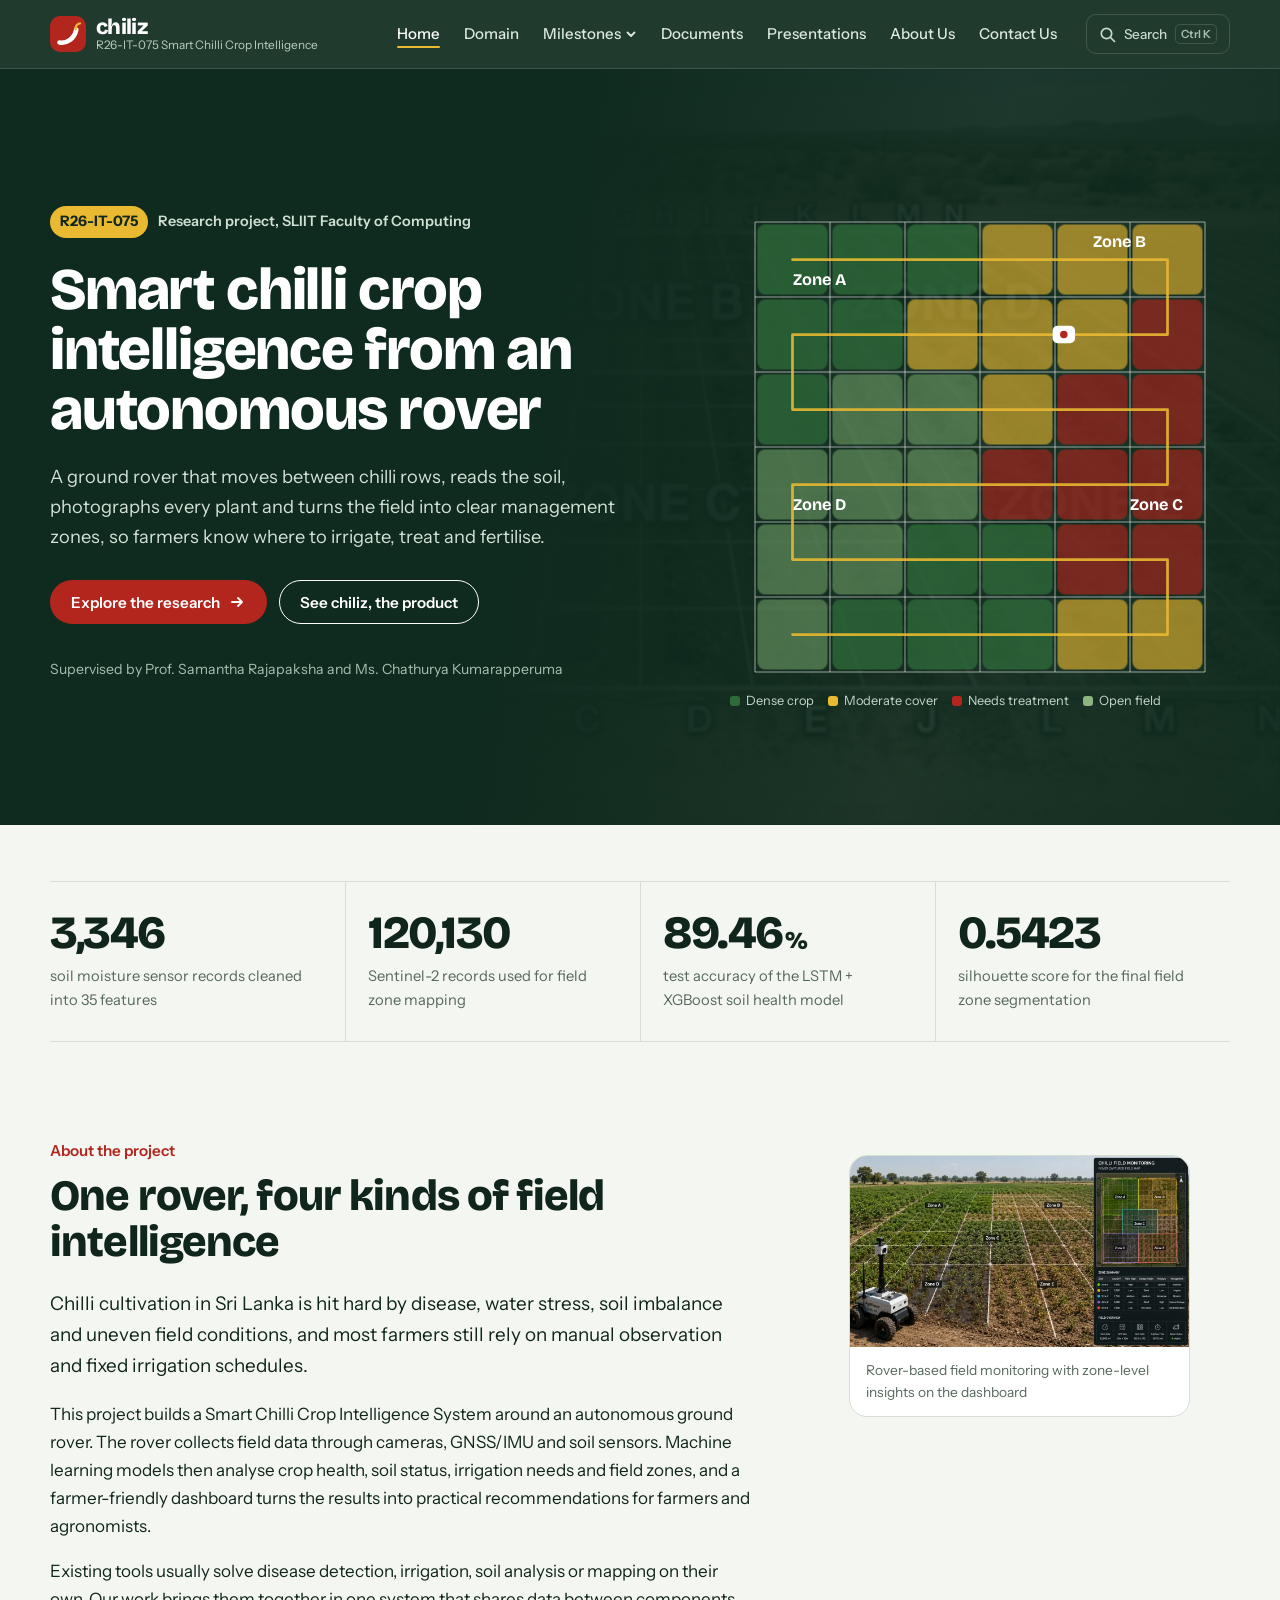
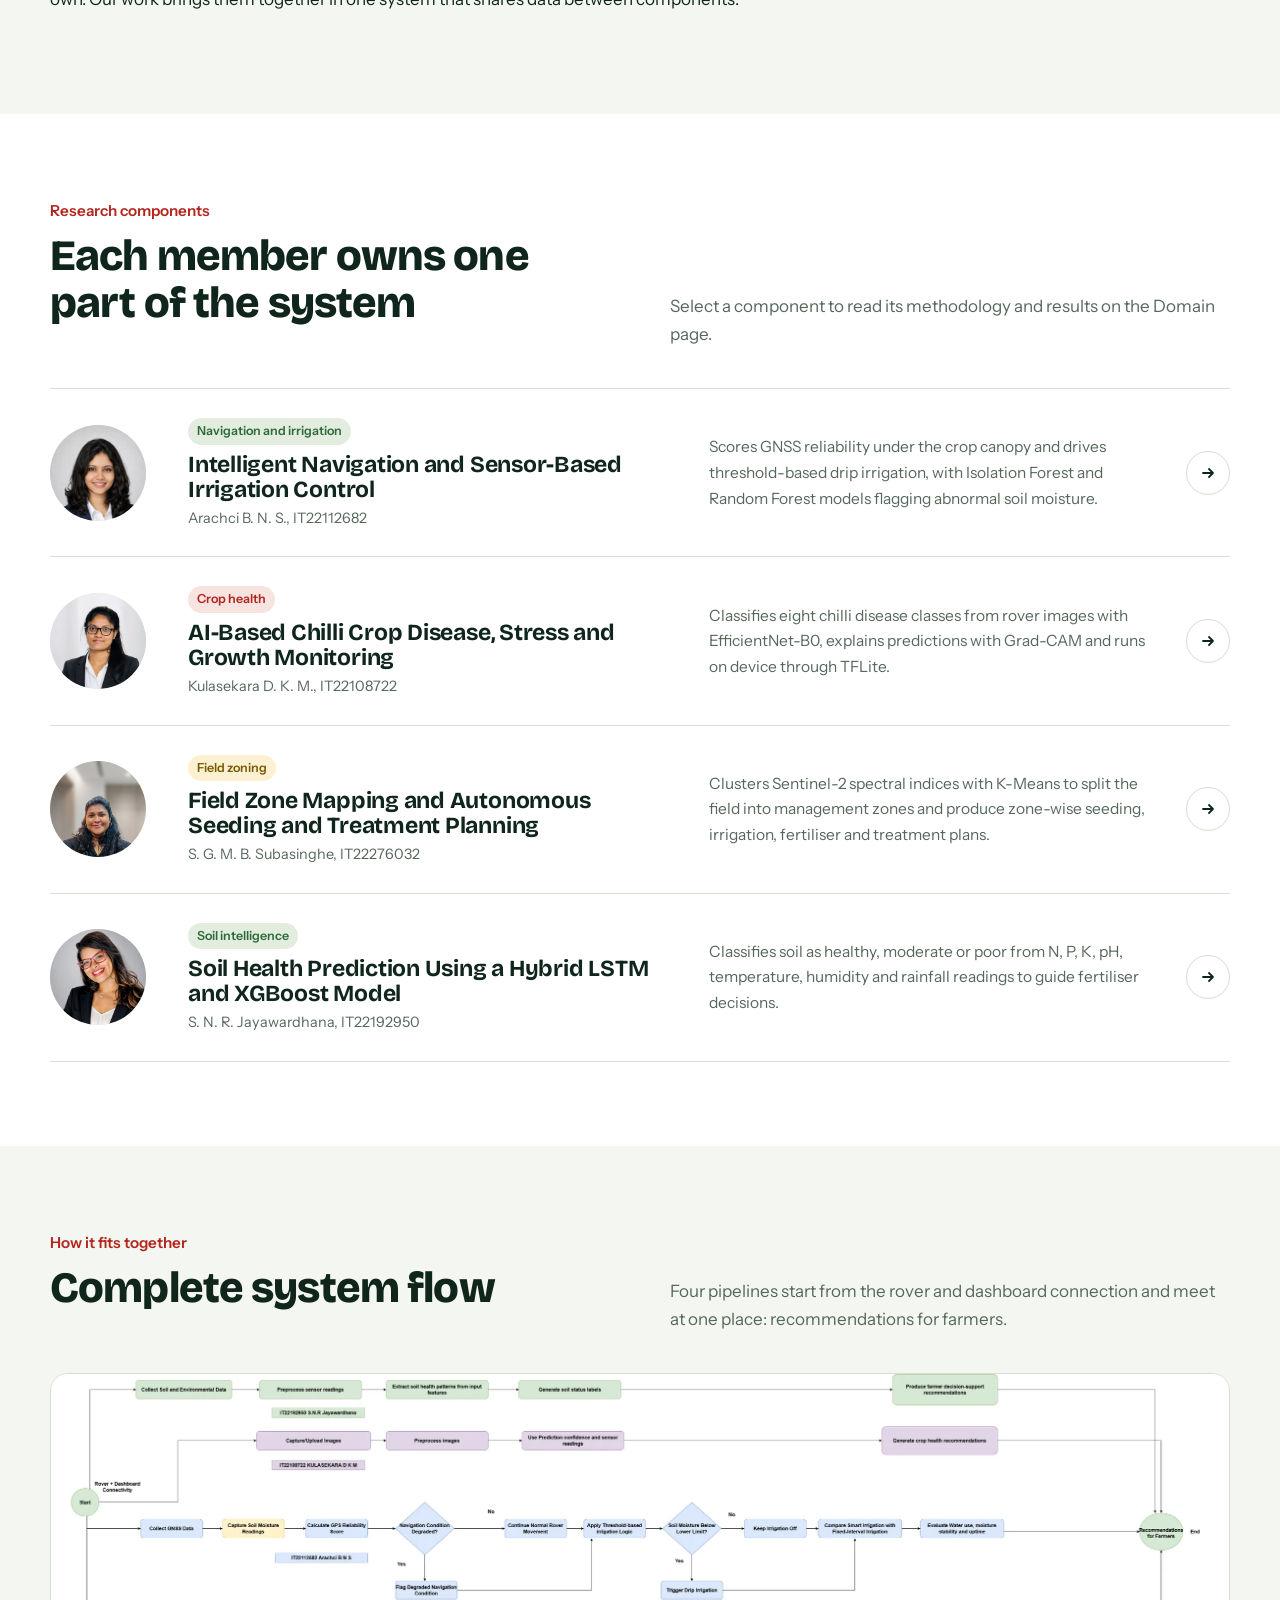
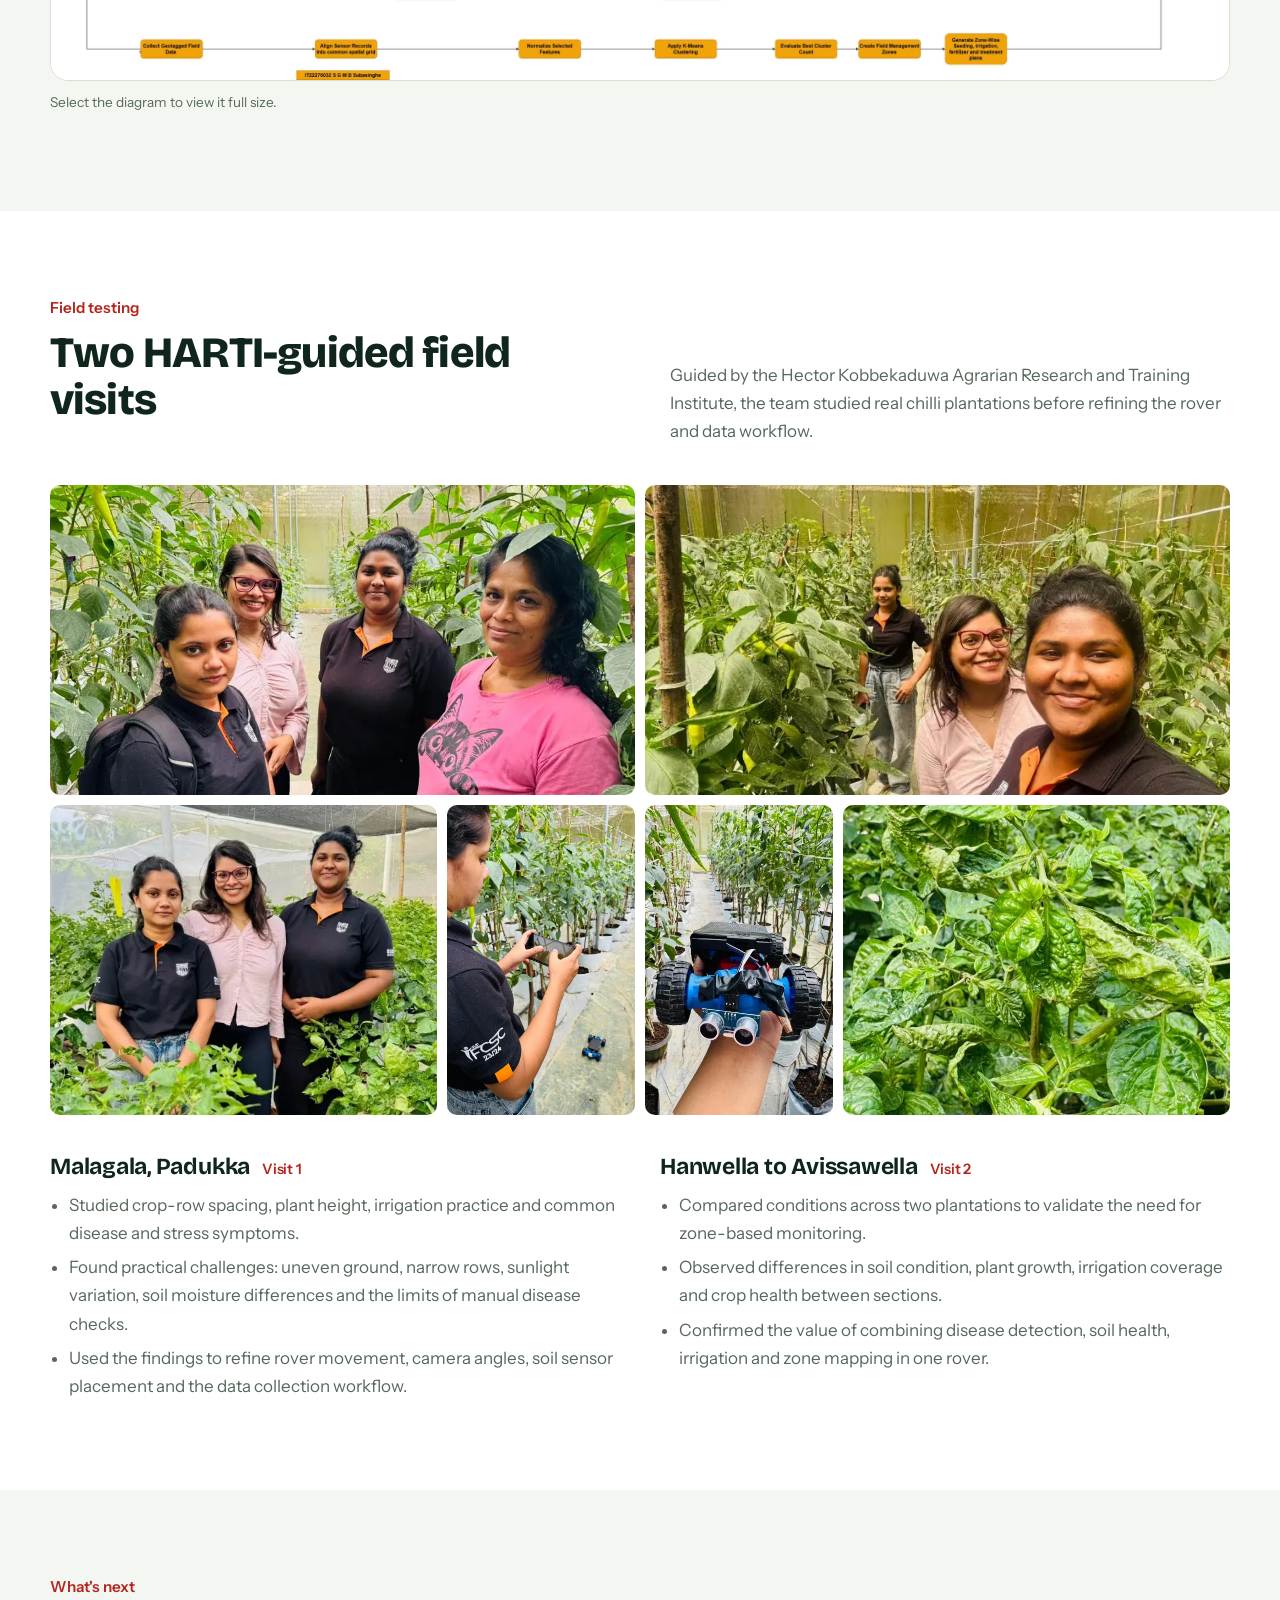
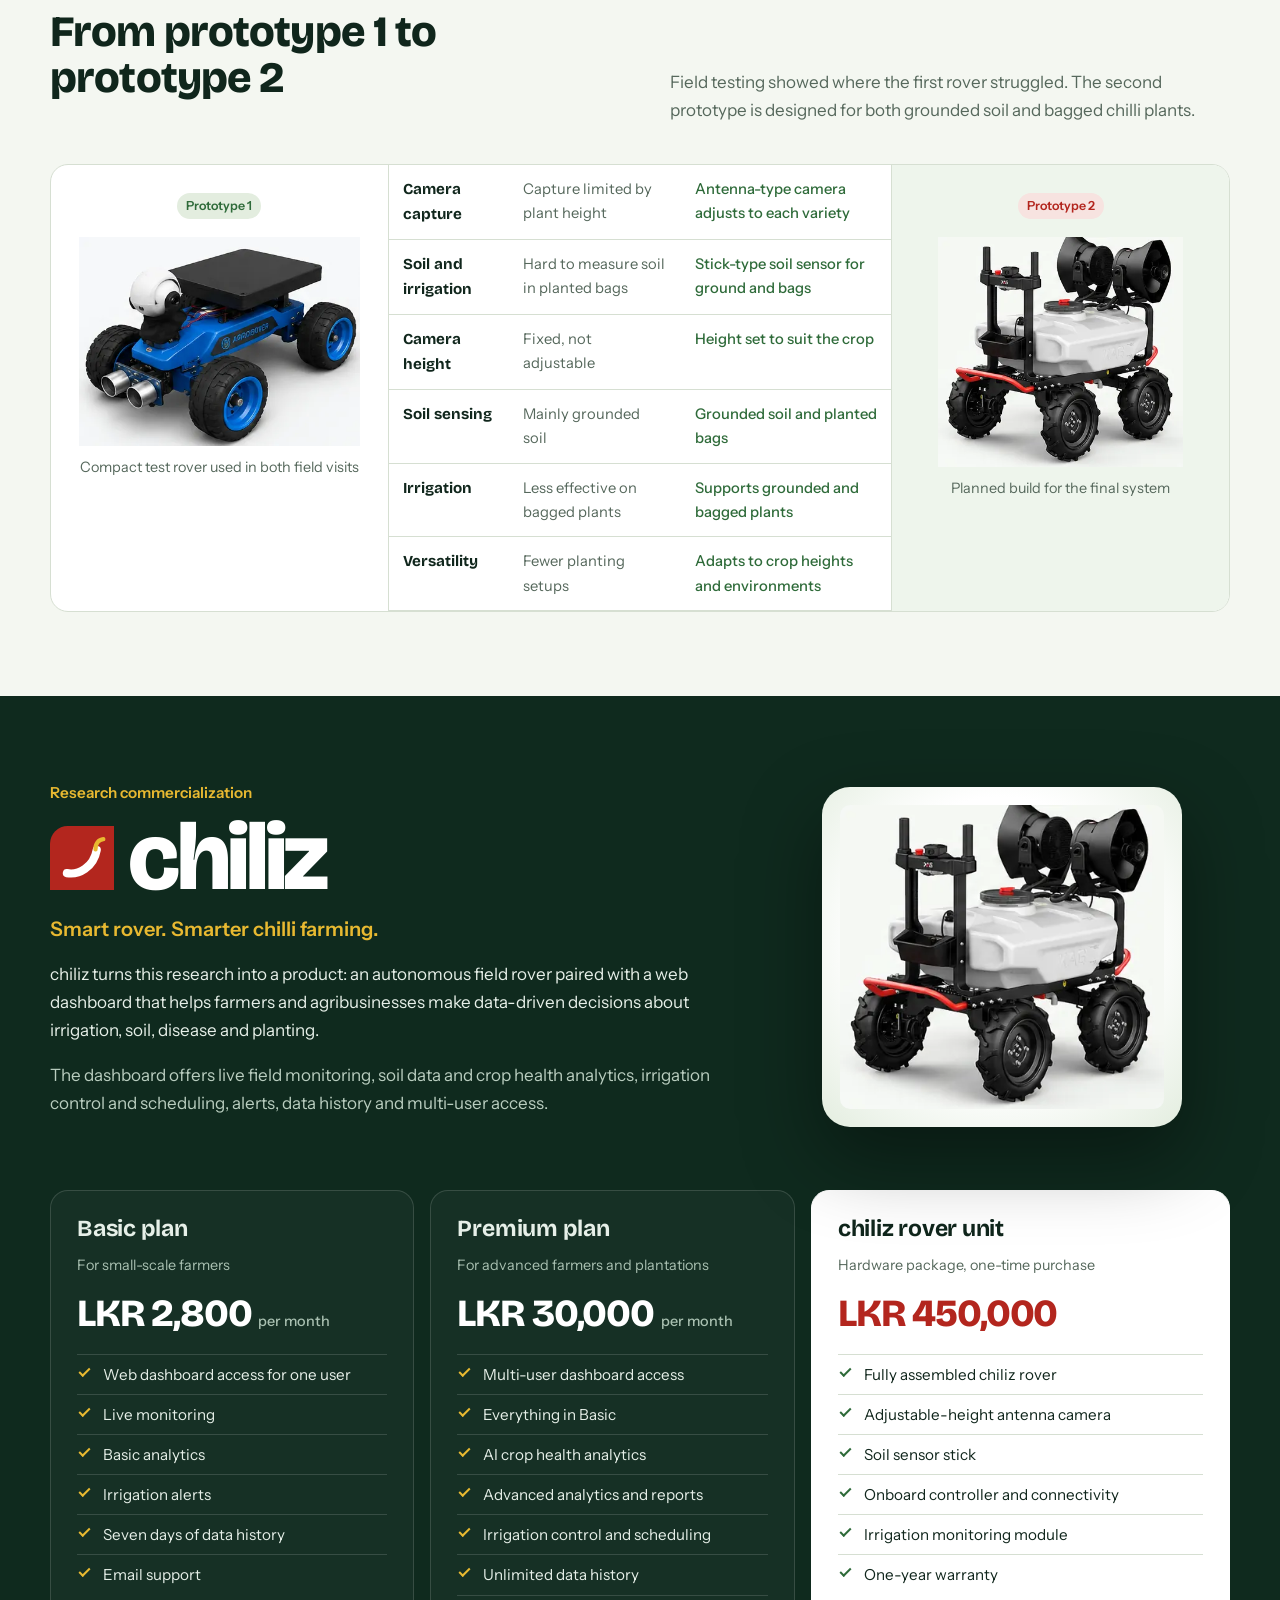
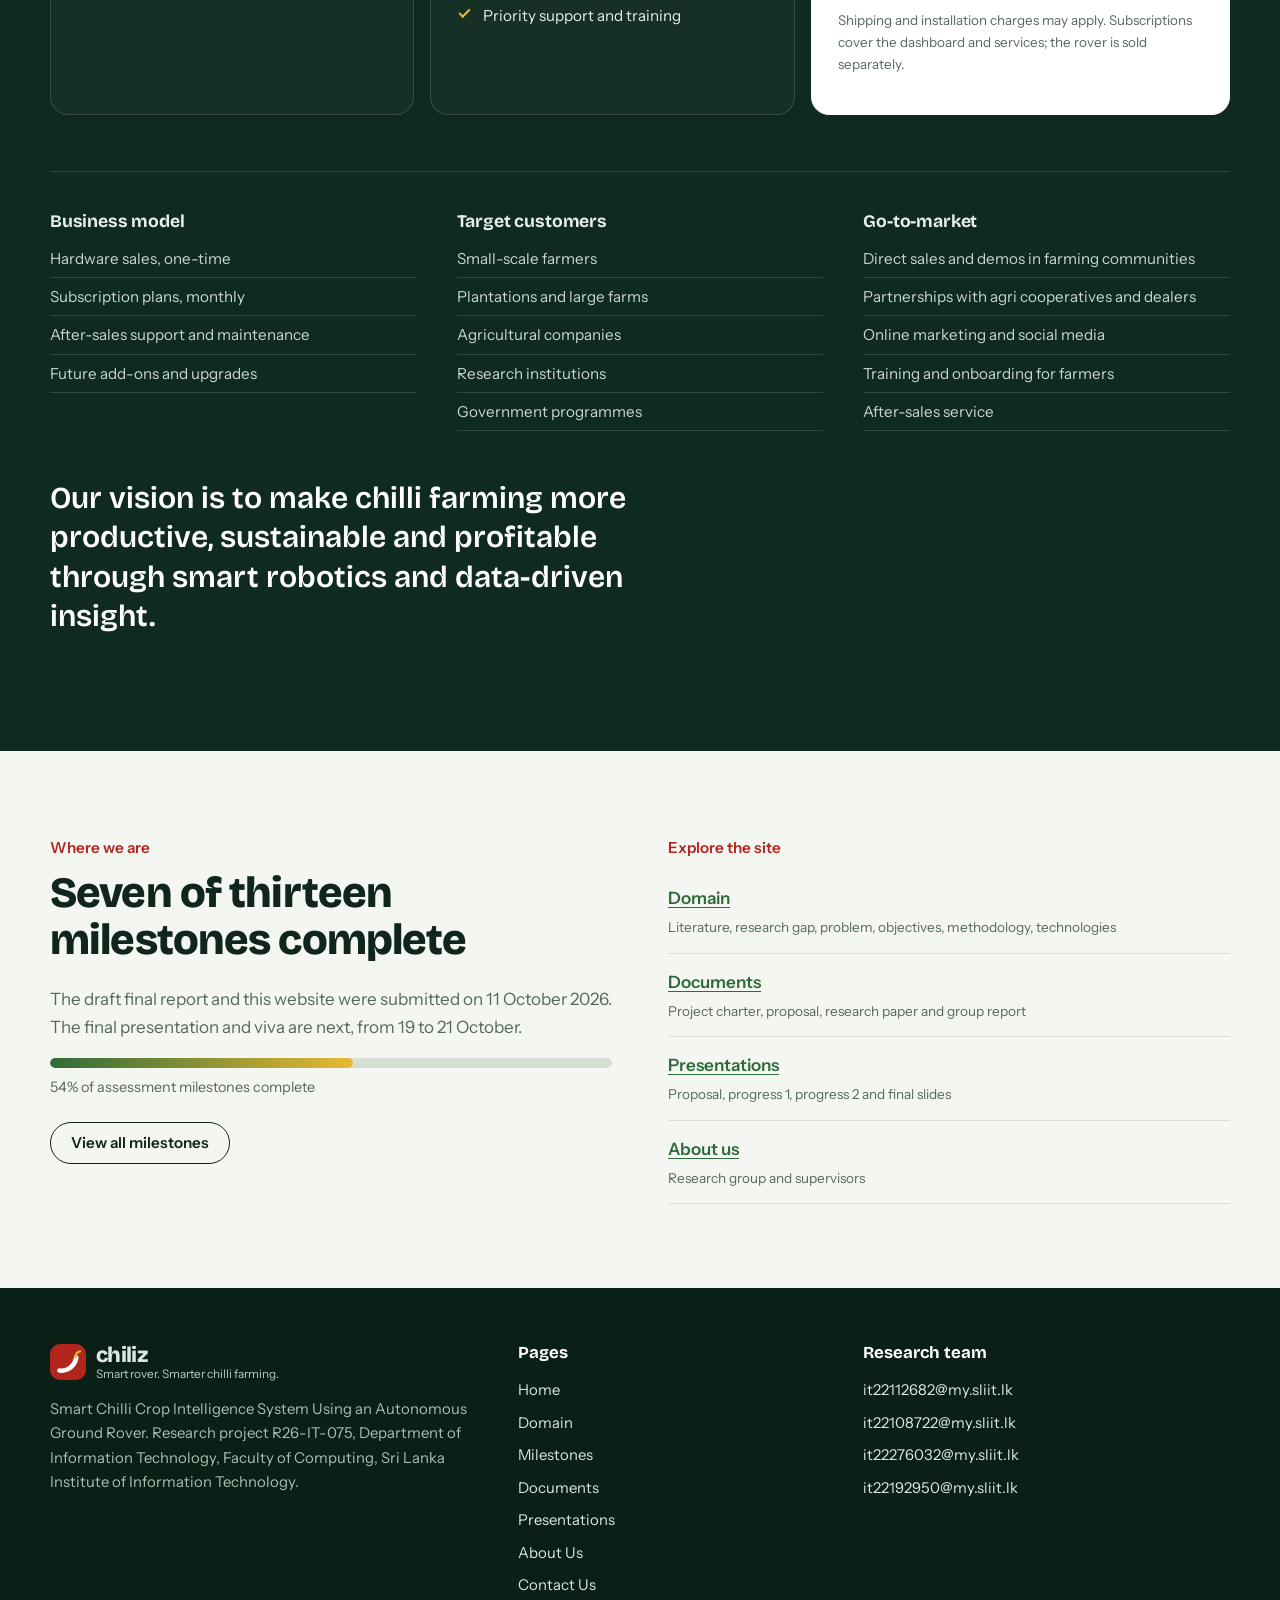
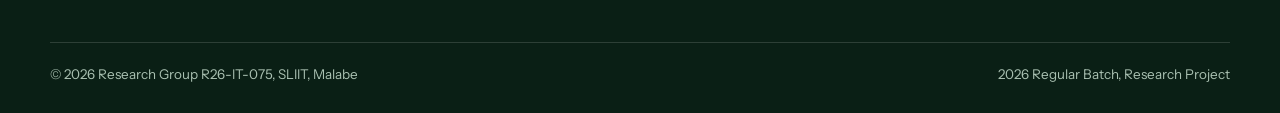
<file: index.html>
<!doctype html>
<html lang="en">
<head>
<meta charset="utf-8">
<meta name="viewport" content="width=device-width, initial-scale=1">
<title>chiliz | Smart Chilli Crop Intelligence System R26-IT-075</title>
<meta name="description" content="Research project R26-IT-075 at SLIIT: an autonomous ground rover for chilli disease detection, soil health prediction, irrigation control and field zone mapping.">
<meta name="theme-color" content="#0F2A1E">
<link rel="icon" href="data:image/svg+xml,%3Csvg xmlns='http://www.w3.org/2000/svg' viewBox='0 0 36 36'%3E%3Crect width='36' height='36' rx='10' fill='%23B3261E'/%3E%3Cpath d='M9.5 26.5c6.5 1.2 15-3.2 16.8-13' stroke='%23fff' stroke-width='4.6' stroke-linecap='round' fill='none'/%3E%3Cpath d='M25.6 13.2c-.2-3.2 1.8-5.6 4.4-5.8' stroke='%23E8B931' stroke-width='2.4' stroke-linecap='round' fill='none'/%3E%3C/svg%3E">
<link rel="preconnect" href="https://fonts.googleapis.com">
<link rel="preconnect" href="https://fonts.gstatic.com" crossorigin>
<link href="https://fonts.googleapis.com/css2?family=Bricolage+Grotesque:opsz,wght@12..96,600;12..96,700;12..96,800&family=Instrument+Sans:wght@400;500;600&display=swap" rel="stylesheet">
<link rel="stylesheet" href="css/style.css">
<link rel="preload" as="image" href="images/hero-field.webp" fetchpriority="high">
<script defer src="js/main.js"></script>
</head>
<body>
<a class="skip" href="#main">Skip to content</a>
<header class="site-header">
  <div class="wrap nav-bar">
    <a class="brand" href="index.html" aria-label="chiliz research project home"><svg width="36" height="36" viewBox="0 0 36 36" aria-hidden="true"><rect width="36" height="36" rx="10" fill="#B3261E"/><path d="M9.5 26.5c6.5 1.2 15-3.2 16.8-13" stroke="#fff" stroke-width="4.6" stroke-linecap="round" fill="none"/><path d="M25.6 13.2c-.2-3.2 1.8-5.6 4.4-5.8" stroke="#E8B931" stroke-width="2.4" stroke-linecap="round" fill="none"/></svg><span class="brand-text"><span class="brand-name">chiliz</span><span class="brand-sub">R26-IT-075 Smart Chilli Crop Intelligence</span></span></a>
    <nav aria-label="Main"><ul class="nav-links"><li><a href="index.html" aria-current="page">Home</a></li><li><a href="domain.html">Domain</a></li><li class="has-dd"><button class="dd-btn" aria-expanded="false" aria-haspopup="true">Milestones <svg width="12" height="12" viewBox="0 0 12 12" aria-hidden="true"><path d="M2.5 4.5 6 8l3.5-3.5" stroke="currentColor" stroke-width="1.8" fill="none" stroke-linecap="round" stroke-linejoin="round"/></svg></button><ul class="dropdown"><li><a href="milestones.html#m-proposal">Project Proposal<span>15 Mar</span></a></li><li><a href="milestones.html#m-pp1">Progress Presentation 1<span>11 May</span></a></li><li><a href="milestones.html#m-pp2">Progress Presentation 2<span>31 Aug</span></a></li><li><a href="milestones.html#m-final">Final Assessment and Viva<span>19 Oct</span></a></li><li><a href="milestones.html#m-paper">Research Paper<span>23 Oct</span></a></li><li><a href="milestones.html">All milestones<span>13 items</span></a></li></ul></li><li><a href="documents.html">Documents</a></li><li><a href="presentations.html">Presentations</a></li><li><a href="about.html">About Us</a></li><li><a href="contact.html">Contact Us</a></li></ul></nav>
    <button class="icon-btn search-btn" aria-label="Search the site"><svg width="17" height="17" viewBox="0 0 17 17" aria-hidden="true"><circle cx="7.5" cy="7.5" r="5.2" stroke="currentColor" stroke-width="1.7" fill="none"/><path d="m11.5 11.5 4 4" stroke="currentColor" stroke-width="1.7" stroke-linecap="round"/></svg><span class="lbl">Search</span><kbd>Ctrl K</kbd></button>
    <button class="icon-btn menu-btn" aria-label="Open menu" aria-expanded="false"><svg width="20" height="20" viewBox="0 0 20 20" aria-hidden="true"><path d="M3 6h14M3 10h14M3 14h14" stroke="currentColor" stroke-width="1.8" stroke-linecap="round"/></svg></button>
  </div>
</header>
<main id="main">

<section class="hero on-dark">
  <div class="hero-bg" aria-hidden="true"></div>
  <div class="wrap hero-inner">
    <div>
      <p class="hero-id"><b>R26-IT-075</b> Research project, SLIIT Faculty of Computing</p>
      <h1><span class="line"><span>Smart chilli crop</span></span><span class="line"><span>intelligence from an</span></span><span class="line"><span>autonomous rover</span></span></h1>
      <p class="hero-lead">A ground rover that moves between chilli rows, reads the soil, photographs every plant and turns the field into clear management zones, so farmers know where to irrigate, treat and fertilise.</p>
      <div class="hero-cta">
        <a class="btn btn-primary" href="domain.html">Explore the research <svg width="18" height="18" viewBox="0 0 18 18" aria-hidden="true"><path d="M4 9h10M10 5l4 4-4 4" stroke="currentColor" stroke-width="1.8" fill="none" stroke-linecap="round" stroke-linejoin="round"/></svg></a>
        <a class="btn btn-ghost" href="#chiliz">See chiliz, the product</a>
      </div>
      <p class="hero-meta">Supervised by Prof. Samantha Rajapaksha and Ms. Chathurya Kumarapperuma</p>
    </div>
    <div class="zone-stage">
      <svg class="zone-svg" viewBox="0 0 400 400" role="img" aria-label="Animated field zone grid: a rover sweeps each crop row and the field is divided into four management zones">
<rect class="cell z-a" x="22" y="22" width="56" height="56" rx="6" style="animation-delay:1.00s"/><rect class="cell z-a" x="82" y="22" width="56" height="56" rx="6" style="animation-delay:1.18s"/><rect class="cell z-a" x="142" y="22" width="56" height="56" rx="6" style="animation-delay:1.37s"/><rect class="cell z-b" x="202" y="22" width="56" height="56" rx="6" style="animation-delay:1.55s"/><rect class="cell z-b" x="262" y="22" width="56" height="56" rx="6" style="animation-delay:1.73s"/><rect class="cell z-b" x="322" y="22" width="56" height="56" rx="6" style="animation-delay:1.91s"/><rect class="cell z-a" x="22" y="82" width="56" height="56" rx="6" style="animation-delay:3.01s"/><rect class="cell z-a" x="82" y="82" width="56" height="56" rx="6" style="animation-delay:2.83s"/><rect class="cell z-b" x="142" y="82" width="56" height="56" rx="6" style="animation-delay:2.65s"/><rect class="cell z-b" x="202" y="82" width="56" height="56" rx="6" style="animation-delay:2.46s"/><rect class="cell z-b" x="262" y="82" width="56" height="56" rx="6" style="animation-delay:2.28s"/><rect class="cell z-c" x="322" y="82" width="56" height="56" rx="6" style="animation-delay:2.10s"/><rect class="cell z-a" x="22" y="142" width="56" height="56" rx="6" style="animation-delay:3.19s"/><rect class="cell z-d" x="82" y="142" width="56" height="56" rx="6" style="animation-delay:3.38s"/><rect class="cell z-d" x="142" y="142" width="56" height="56" rx="6" style="animation-delay:3.56s"/><rect class="cell z-b" x="202" y="142" width="56" height="56" rx="6" style="animation-delay:3.74s"/><rect class="cell z-c" x="262" y="142" width="56" height="56" rx="6" style="animation-delay:3.93s"/><rect class="cell z-c" x="322" y="142" width="56" height="56" rx="6" style="animation-delay:4.11s"/><rect class="cell z-d" x="22" y="202" width="56" height="56" rx="6" style="animation-delay:5.21s"/><rect class="cell z-d" x="82" y="202" width="56" height="56" rx="6" style="animation-delay:5.02s"/><rect class="cell z-d" x="142" y="202" width="56" height="56" rx="6" style="animation-delay:4.84s"/><rect class="cell z-c" x="202" y="202" width="56" height="56" rx="6" style="animation-delay:4.66s"/><rect class="cell z-c" x="262" y="202" width="56" height="56" rx="6" style="animation-delay:4.47s"/><rect class="cell z-c" x="322" y="202" width="56" height="56" rx="6" style="animation-delay:4.29s"/><rect class="cell z-d" x="22" y="262" width="56" height="56" rx="6" style="animation-delay:5.39s"/><rect class="cell z-d" x="82" y="262" width="56" height="56" rx="6" style="animation-delay:5.57s"/><rect class="cell z-a" x="142" y="262" width="56" height="56" rx="6" style="animation-delay:5.75s"/><rect class="cell z-a" x="202" y="262" width="56" height="56" rx="6" style="animation-delay:5.94s"/><rect class="cell z-c" x="262" y="262" width="56" height="56" rx="6" style="animation-delay:6.12s"/><rect class="cell z-c" x="322" y="262" width="56" height="56" rx="6" style="animation-delay:6.30s"/><rect class="cell z-d" x="22" y="322" width="56" height="56" rx="6" style="animation-delay:7.40s"/><rect class="cell z-a" x="82" y="322" width="56" height="56" rx="6" style="animation-delay:7.22s"/><rect class="cell z-a" x="142" y="322" width="56" height="56" rx="6" style="animation-delay:7.03s"/><rect class="cell z-a" x="202" y="322" width="56" height="56" rx="6" style="animation-delay:6.85s"/><rect class="cell z-b" x="262" y="322" width="56" height="56" rx="6" style="animation-delay:6.67s"/><rect class="cell z-b" x="322" y="322" width="56" height="56" rx="6" style="animation-delay:6.49s"/><line class="g-line" x1="20" y1="20" x2="20" y2="380" style="animation-delay:0.00s"/><line class="g-line" x1="20" y1="20" x2="380" y2="20" style="animation-delay:0.10s"/><line class="g-line" x1="80" y1="20" x2="80" y2="380" style="animation-delay:0.06s"/><line class="g-line" x1="20" y1="80" x2="380" y2="80" style="animation-delay:0.16s"/><line class="g-line" x1="140" y1="20" x2="140" y2="380" style="animation-delay:0.12s"/><line class="g-line" x1="20" y1="140" x2="380" y2="140" style="animation-delay:0.22s"/><line class="g-line" x1="200" y1="20" x2="200" y2="380" style="animation-delay:0.18s"/><line class="g-line" x1="20" y1="200" x2="380" y2="200" style="animation-delay:0.28s"/><line class="g-line" x1="260" y1="20" x2="260" y2="380" style="animation-delay:0.24s"/><line class="g-line" x1="20" y1="260" x2="380" y2="260" style="animation-delay:0.34s"/><line class="g-line" x1="320" y1="20" x2="320" y2="380" style="animation-delay:0.30s"/><line class="g-line" x1="20" y1="320" x2="380" y2="320" style="animation-delay:0.40s"/><line class="g-line" x1="380" y1="20" x2="380" y2="380" style="animation-delay:0.36s"/><line class="g-line" x1="20" y1="380" x2="380" y2="380" style="animation-delay:0.46s"/>
<path class="trail" d="M50 50 L350 50 L350 110 L50 110 L50 170 L350 170 L350 230 L50 230 L50 290 L350 290 L350 350 L50 350" style="stroke-dasharray:2100;stroke-dashoffset:2100"/>
<text class="zlabel" x="50" y="70" style="animation-delay:7.3s">Zone A</text><text class="zlabel" x="290" y="40" style="animation-delay:7.3s">Zone B</text><text class="zlabel" x="320" y="250" style="animation-delay:7.3s">Zone C</text><text class="zlabel" x="50" y="250" style="animation-delay:7.3s">Zone D</text>
<g class="rover"><circle class="rover-pulse" r="7"/><rect x="-9" y="-7" width="18" height="14" rx="4" fill="#fff"/><circle r="3" fill="#B3261E"/>
<animateMotion dur="6.4s" begin="1s" fill="freeze" path="M50 50 L350 50 L350 110 L50 110 L50 170 L350 170 L350 230 L50 230 L50 290 L350 290 L350 350 L50 350" rotate="auto"/></g>
</svg>
      <div class="zone-legend"><span><i style="background:#2F6B3A"></i>Dense crop</span><span><i style="background:#E8B931"></i>Moderate cover</span><span><i style="background:#B3261E"></i>Needs treatment</span><span><i style="background:#8DB582"></i>Open field</span></div>
    </div>
  </div>
</section>

<section class="section tight">
  <div class="wrap">
    <div class="stats">
      <div class="stat"><div class="stat-num"><span data-count="3346">3,346</span></div><p>soil moisture sensor records cleaned into 35 features</p></div>
      <div class="stat"><div class="stat-num"><span data-count="120130">120,130</span></div><p>Sentinel-2 records used for field zone mapping</p></div>
      <div class="stat"><div class="stat-num"><span data-count="89.46">89.46</span><small>%</small></div><p>test accuracy of the LSTM + XGBoost soil health model</p></div>
      <div class="stat"><div class="stat-num"><span data-count="0.5423">0.5423</span></div><p>silhouette score for the final field zone segmentation</p></div>
    </div>
  </div>
</section>

<section class="section" id="overview" style="padding-top:40px">
  <div class="wrap split wide-left">
    <div data-reveal>
      <span class="kicker">About the project</span>
      <h2>One rover, four kinds of field intelligence</h2>
      <p class="lead">Chilli cultivation in Sri Lanka is hit hard by disease, water stress, soil imbalance and uneven field conditions, and most farmers still rely on manual observation and fixed irrigation schedules.</p>
      <p>This project builds a Smart Chilli Crop Intelligence System around an autonomous ground rover. The rover collects field data through cameras, GNSS/IMU and soil sensors. Machine learning models then analyse crop health, soil status, irrigation needs and field zones, and a farmer-friendly dashboard turns the results into practical recommendations for farmers and agronomists.</p>
      <p>Existing tools usually solve disease detection, irrigation, soil analysis or mapping on their own. Our work brings them together in one system that shares data between components.</p>
    </div>
    <figure class="figure" data-reveal>
      <img src="images/dashboard-field.webp" data-zoom alt="Rover in a chilli field with the zone-based crop monitoring dashboard" width="1200" height="675" loading="lazy" decoding="async">
      <figcaption>Rover-based field monitoring with zone-level insights on the dashboard</figcaption>
    </figure>
  </div>
</section>

<section class="section alt" id="components">
  <div class="wrap">
    <div class="sec-head">
      <div><span class="kicker">Research components</span><h2>Each member owns one part of the system</h2></div>
      <p>Select a component to read its methodology and results on the Domain page.</p>
    </div>
    <div class="components">
      <a class="comp" href="domain.html#navigation">
        <img class="comp-photo" src="people/bhagya.jpg" alt="" width="96" height="96" loading="lazy" decoding="async">
        <div><span class="tag">Navigation and irrigation</span><h3>Intelligent Navigation and Sensor-Based Irrigation Control</h3><div class="who">Arachci B. N. S., IT22112682</div></div>
        <p>Scores GNSS reliability under the crop canopy and drives threshold-based drip irrigation, with Isolation Forest and Random Forest models flagging abnormal soil moisture.</p>
        <span class="go" aria-hidden="true"><svg width="18" height="18" viewBox="0 0 18 18" aria-hidden="true"><path d="M4 9h10M10 5l4 4-4 4" stroke="currentColor" stroke-width="1.8" fill="none" stroke-linecap="round" stroke-linejoin="round"/></svg></span>
      </a>
      <a class="comp" href="domain.html#disease">
        <img class="comp-photo" src="people/kasuni.jpg" alt="" width="96" height="96" loading="lazy" decoding="async">
        <div><span class="tag red">Crop health</span><h3>AI-Based Chilli Crop Disease, Stress and Growth Monitoring</h3><div class="who">Kulasekara D. K. M., IT22108722</div></div>
        <p>Classifies eight chilli disease classes from rover images with EfficientNet-B0, explains predictions with Grad-CAM and runs on device through TFLite.</p>
        <span class="go" aria-hidden="true"><svg width="18" height="18" viewBox="0 0 18 18" aria-hidden="true"><path d="M4 9h10M10 5l4 4-4 4" stroke="currentColor" stroke-width="1.8" fill="none" stroke-linecap="round" stroke-linejoin="round"/></svg></span>
      </a>
      <a class="comp" href="domain.html#zones">
        <img class="comp-photo" src="people/mayomi.jpg" alt="" width="96" height="96" loading="lazy" decoding="async">
        <div><span class="tag yellow">Field zoning</span><h3>Field Zone Mapping and Autonomous Seeding and Treatment Planning</h3><div class="who">S. G. M. B. Subasinghe, IT22276032</div></div>
        <p>Clusters Sentinel-2 spectral indices with K-Means to split the field into management zones and produce zone-wise seeding, irrigation, fertiliser and treatment plans.</p>
        <span class="go" aria-hidden="true"><svg width="18" height="18" viewBox="0 0 18 18" aria-hidden="true"><path d="M4 9h10M10 5l4 4-4 4" stroke="currentColor" stroke-width="1.8" fill="none" stroke-linecap="round" stroke-linejoin="round"/></svg></span>
      </a>
      <a class="comp" href="domain.html#soil">
        <img class="comp-photo" src="people/salani.jpg" alt="" width="96" height="96" loading="lazy" decoding="async">
        <div><span class="tag">Soil intelligence</span><h3>Soil Health Prediction Using a Hybrid LSTM and XGBoost Model</h3><div class="who">S. N. R. Jayawardhana, IT22192950</div></div>
        <p>Classifies soil as healthy, moderate or poor from N, P, K, pH, temperature, humidity and rainfall readings to guide fertiliser decisions.</p>
        <span class="go" aria-hidden="true"><svg width="18" height="18" viewBox="0 0 18 18" aria-hidden="true"><path d="M4 9h10M10 5l4 4-4 4" stroke="currentColor" stroke-width="1.8" fill="none" stroke-linecap="round" stroke-linejoin="round"/></svg></span>
      </a>
    </div>
  </div>
</section>

<section class="section" id="flow">
  <div class="wrap">
    <div class="sec-head">
      <div><span class="kicker">How it fits together</span><h2>Complete system flow</h2></div>
      <p>Four pipelines start from the rover and dashboard connection and meet at one place: recommendations for farmers.</p>
    </div>
    <div class="flow-scroll" data-reveal><img src="images/system-flow.webp" data-zoom alt="Complete flow diagram showing soil health, disease detection, navigation and irrigation, and field zone mapping pipelines joining into farmer recommendations" width="2400" height="623" loading="lazy" decoding="async"></div>
    <p class="hint">Select the diagram to view it full size.</p>
  </div>
</section>

<section class="section alt" id="field">
  <div class="wrap">
    <div class="sec-head">
      <div><span class="kicker">Field testing</span><h2>Two HARTI-guided field visits</h2></div>
      <p>Guided by the Hector Kobbekaduwa Agrarian Research and Training Institute, the team studied real chilli plantations before refining the rover and data workflow.</p>
    </div>
    <div class="gallery">
      <figure class="g1"><img src="images/field-1.webp" data-zoom alt="Research team with a HARTI officer at the Malagala chilli plantation" loading="lazy" decoding="async" width="900" height="506"></figure>
      <figure class="g2"><img src="images/field-2.webp" data-zoom alt="Team members walking through chilli rows at Malagala, Padukka" loading="lazy" decoding="async" width="692" height="389"></figure>
      <figure class="g3"><img src="images/field-5.webp" data-zoom alt="Team inside the chilli greenhouse at Hanwella" loading="lazy" decoding="async" width="520" height="741"></figure>
      <figure class="g4"><img src="images/field-3.webp" data-zoom alt="Driving the prototype rover between bagged chilli plants" loading="lazy" decoding="async" width="720" height="1280"></figure>
      <figure class="g5"><img src="images/field-4.webp" data-zoom alt="Prototype 1 rover held up in a chilli row" loading="lazy" decoding="async" width="367" height="652"></figure>
      <figure class="g6"><img src="images/field-6.webp" data-zoom alt="Close view of chilli leaves showing stress symptoms" loading="lazy" decoding="async" width="720" height="1280"></figure>
    </div>
    <div class="visit-notes">
      <div class="visit"><h3>Malagala, Padukka <span>Visit 1</span></h3><ul>
        <li>Studied crop-row spacing, plant height, irrigation practice and common disease and stress symptoms.</li>
        <li>Found practical challenges: uneven ground, narrow rows, sunlight variation, soil moisture differences and the limits of manual disease checks.</li>
        <li>Used the findings to refine rover movement, camera angles, soil sensor placement and the data collection workflow.</li></ul></div>
      <div class="visit"><h3>Hanwella to Avissawella <span>Visit 2</span></h3><ul>
        <li>Compared conditions across two plantations to validate the need for zone-based monitoring.</li>
        <li>Observed differences in soil condition, plant growth, irrigation coverage and crop health between sections.</li>
        <li>Confirmed the value of combining disease detection, soil health, irrigation and zone mapping in one rover.</li></ul></div>
    </div>
  </div>
</section>

<section class="section" id="prototype">
  <div class="wrap">
    <div class="sec-head">
      <div><span class="kicker">What's next</span><h2>From prototype 1 to prototype 2</h2></div>
      <p>Field testing showed where the first rover struggled. The second prototype is designed for both grounded soil and bagged chilli plants.</p>
    </div>
    <div class="proto" data-reveal>
      <div class="proto-col"><span class="tag">Prototype 1</span><img src="images/prototype-1.webp" alt="Prototype 1: compact blue four-wheel rover with a fixed camera" width="450" height="335" loading="lazy" decoding="async"><p class="muted" style="font-size:.9rem;margin:0">Compact test rover used in both field visits</p></div>
      <div class="proto-mid"><table><tbody>
        <tr><th scope="row">Camera capture</th><td class="p1t">Capture limited by plant height</td><td class="p2t">Antenna-type camera adjusts to each variety</td></tr>
        <tr><th scope="row">Soil and irrigation</th><td class="p1t">Hard to measure soil in planted bags</td><td class="p2t">Stick-type soil sensor for ground and bags</td></tr>
        <tr><th scope="row">Camera height</th><td class="p1t">Fixed, not adjustable</td><td class="p2t">Height set to suit the crop</td></tr>
        <tr><th scope="row">Soil sensing</th><td class="p1t">Mainly grounded soil</td><td class="p2t">Grounded soil and planted bags</td></tr>
        <tr><th scope="row">Irrigation</th><td class="p1t">Less effective on bagged plants</td><td class="p2t">Supports grounded and bagged plants</td></tr>
        <tr><th scope="row">Versatility</th><td class="p1t">Fewer planting setups</td><td class="p2t">Adapts to crop heights and environments</td></tr>
      </tbody></table></div>
      <div class="proto-col p2"><span class="tag red">Prototype 2</span><img src="images/prototype-2.webp" alt="Prototype 2: larger rover with adjustable antenna camera mast and tank" width="415" height="390" loading="lazy" decoding="async"><p class="muted" style="font-size:.9rem;margin:0">Planned build for the final system</p></div>
    </div>
  </div>
</section>

<section class="section chiliz on-dark" id="chiliz">
  <div class="wrap">
    <div class="chiliz-hero">
      <div data-reveal>
        <span class="kicker">Research commercialization</span>
        <div class="wordmark"><svg width="64" height="64" viewBox="0 0 36 36" aria-hidden="true"><rect width="64" height="64" rx="10" fill="#B3261E"/><path d="M9.5 26.5c6.5 1.2 15-3.2 16.8-13" stroke="#fff" stroke-width="4.6" stroke-linecap="round" fill="none"/><path d="M25.6 13.2c-.2-3.2 1.8-5.6 4.4-5.8" stroke="#E8B931" stroke-width="2.4" stroke-linecap="round" fill="none"/></svg><span>chiliz</span></div>
        <p class="tagline">Smart rover. Smarter chilli farming.</p>
        <p>chiliz turns this research into a product: an autonomous field rover paired with a web dashboard that helps farmers and agribusinesses make data-driven decisions about irrigation, soil, disease and planting.</p>
        <p style="color:#B9CDBF">The dashboard offers live field monitoring, soil data and crop health analytics, irrigation control and scheduling, alerts, data history and multi-user access.</p>
      </div>
      <img src="images/prototype-2.webp" alt="chiliz rover" width="415" height="390" loading="lazy" decoding="async">
    </div>

    <div class="plans">
      <div class="plan" data-reveal>
        <h3>Basic plan</h3><div class="for">For small-scale farmers</div>
        <div class="price">LKR 2,800 <small>per month</small></div>
        <ul class="ticks"><li>Web dashboard access for one user</li><li>Live monitoring</li><li>Basic analytics</li><li>Irrigation alerts</li><li>Seven days of data history</li><li>Email support</li></ul>
      </div>
      <div class="plan" data-reveal>
        <h3>Premium plan</h3><div class="for">For advanced farmers and plantations</div>
        <div class="price">LKR 30,000 <small>per month</small></div>
        <ul class="ticks"><li>Multi-user dashboard access</li><li>Everything in Basic</li><li>AI crop health analytics</li><li>Advanced analytics and reports</li><li>Irrigation control and scheduling</li><li>Unlimited data history</li><li>Priority support and training</li></ul>
      </div>
      <div class="plan hw" data-reveal>
        <h3>chiliz rover unit</h3><div class="for">Hardware package, one-time purchase</div>
        <div class="price">LKR 450,000</div>
        <ul class="ticks"><li>Fully assembled chiliz rover</li><li>Adjustable-height antenna camera</li><li>Soil sensor stick</li><li>Onboard controller and connectivity</li><li>Irrigation monitoring module</li><li>One-year warranty</li></ul>
        <p class="note">Shipping and installation charges may apply. Subscriptions cover the dashboard and services; the rover is sold separately.</p>
      </div>
    </div>

    <div class="biz">
      <div><h3>Business model</h3><ul><li>Hardware sales, one-time</li><li>Subscription plans, monthly</li><li>After-sales support and maintenance</li><li>Future add-ons and upgrades</li></ul></div>
      <div><h3>Target customers</h3><ul><li>Small-scale farmers</li><li>Plantations and large farms</li><li>Agricultural companies</li><li>Research institutions</li><li>Government programmes</li></ul></div>
      <div><h3>Go-to-market</h3><ul><li>Direct sales and demos in farming communities</li><li>Partnerships with agri cooperatives and dealers</li><li>Online marketing and social media</li><li>Training and onboarding for farmers</li><li>After-sales service</li></ul></div>
    </div>
    <p class="vision">Our vision is to make chilli farming more productive, sustainable and profitable through smart robotics and data-driven insight.</p>
  </div>
</section>

<section class="section">
  <div class="wrap split">
    <div><span class="kicker">Where we are</span><h2>Seven of thirteen milestones complete</h2><p class="muted">The draft final report and this website were submitted on 11 October 2026. The final presentation and viva are next, from 19 to 21 October.</p>
      <div class="progress" aria-label="Milestone progress 54 percent"><i data-w="54%"></i></div>
      <p class="muted" style="font-size:.9rem">54% of assessment milestones complete</p>
      <a class="btn btn-ghost" href="milestones.html" style="margin-top:8px">View all milestones</a></div>
    <div><span class="kicker">Explore the site</span>
      <ul class="dir">
        <li><a href="domain.html">Domain</a><small>Literature, research gap, problem, objectives, methodology, technologies</small></li>
        <li><a href="documents.html">Documents</a><small>Project charter, proposal, research paper and group report</small></li>
        <li><a href="presentations.html">Presentations</a><small>Proposal, progress 1, progress 2 and final slides</small></li>
        <li><a href="about.html">About us</a><small>Research group and supervisors</small></li>
      </ul></div>
  </div>
</section>

</main>
<footer class="site-footer">
  <div class="wrap">
    <div class="foot-grid">
      <div>
        <a class="brand" href="index.html"><svg width="36" height="36" viewBox="0 0 36 36" aria-hidden="true"><rect width="36" height="36" rx="10" fill="#B3261E"/><path d="M9.5 26.5c6.5 1.2 15-3.2 16.8-13" stroke="#fff" stroke-width="4.6" stroke-linecap="round" fill="none"/><path d="M25.6 13.2c-.2-3.2 1.8-5.6 4.4-5.8" stroke="#E8B931" stroke-width="2.4" stroke-linecap="round" fill="none"/></svg><span class="brand-text"><span class="brand-name">chiliz</span><span class="brand-sub">Smart rover. Smarter chilli farming.</span></span></a>
        <p style="margin-top:16px;max-width:42ch">Smart Chilli Crop Intelligence System Using an Autonomous Ground Rover. Research project R26-IT-075, Department of Information Technology, Faculty of Computing, Sri Lanka Institute of Information Technology.</p>
      </div>
      <div>
        <h4>Pages</h4>
        <ul><li><a href="index.html">Home</a></li><li><a href="domain.html">Domain</a></li><li><a href="milestones.html">Milestones</a></li><li><a href="documents.html">Documents</a></li><li><a href="presentations.html">Presentations</a></li><li><a href="about.html">About Us</a></li><li><a href="contact.html">Contact Us</a></li></ul>
      </div>
      <div>
        <h4>Research team</h4>
        <ul>
          <li><a href="mailto:it22112682@my.sliit.lk">it22112682@my.sliit.lk</a></li>
          <li><a href="mailto:it22108722@my.sliit.lk">it22108722@my.sliit.lk</a></li>
          <li><a href="mailto:it22276032@my.sliit.lk">it22276032@my.sliit.lk</a></li>
          <li><a href="mailto:it22192950@my.sliit.lk">it22192950@my.sliit.lk</a></li>
        </ul>
      </div>
    </div>
    <div class="foot-base"><span>&copy; 2026 Research Group R26-IT-075, SLIIT, Malabe</span><span>2026 Regular Batch, Research Project</span></div>
  </div>
</footer>
<button class="to-top" aria-label="Back to top"><svg width="18" height="18" viewBox="0 0 18 18" aria-hidden="true"><path d="M9 14V4M5 8l4-4 4 4" stroke="currentColor" stroke-width="2" fill="none" stroke-linecap="round" stroke-linejoin="round"/></svg></button>
<dialog class="search" id="search" aria-label="Search the site"><input type="search" placeholder="Search pages and sections" aria-label="Search"><ul></ul></dialog>
<dialog class="lightbox" id="lightbox" aria-label="Image preview"><button class="icon-btn" aria-label="Close preview"><svg width="18" height="18" viewBox="0 0 18 18" aria-hidden="true"><path d="m4 4 10 10M14 4 4 14" stroke="currentColor" stroke-width="1.8" stroke-linecap="round"/></svg></button><img alt=""></dialog>
</body>
</html>
</file>
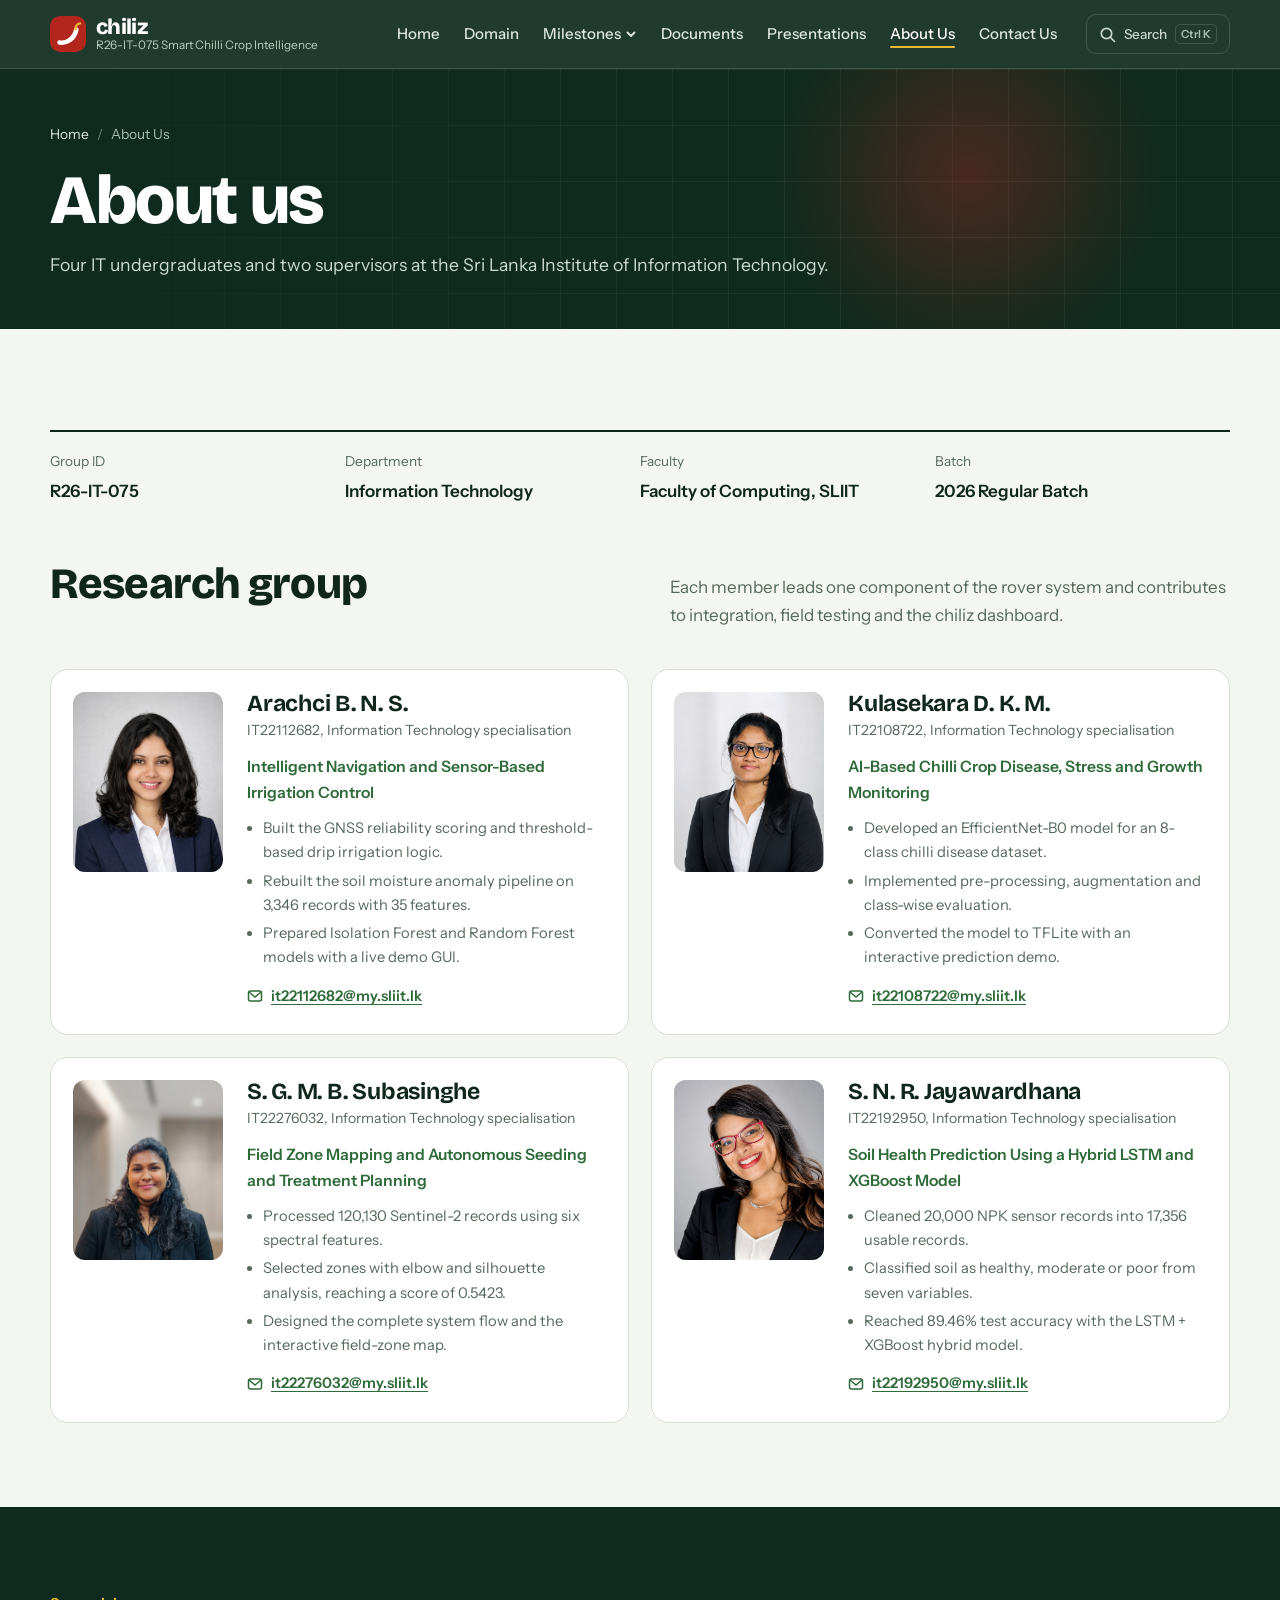
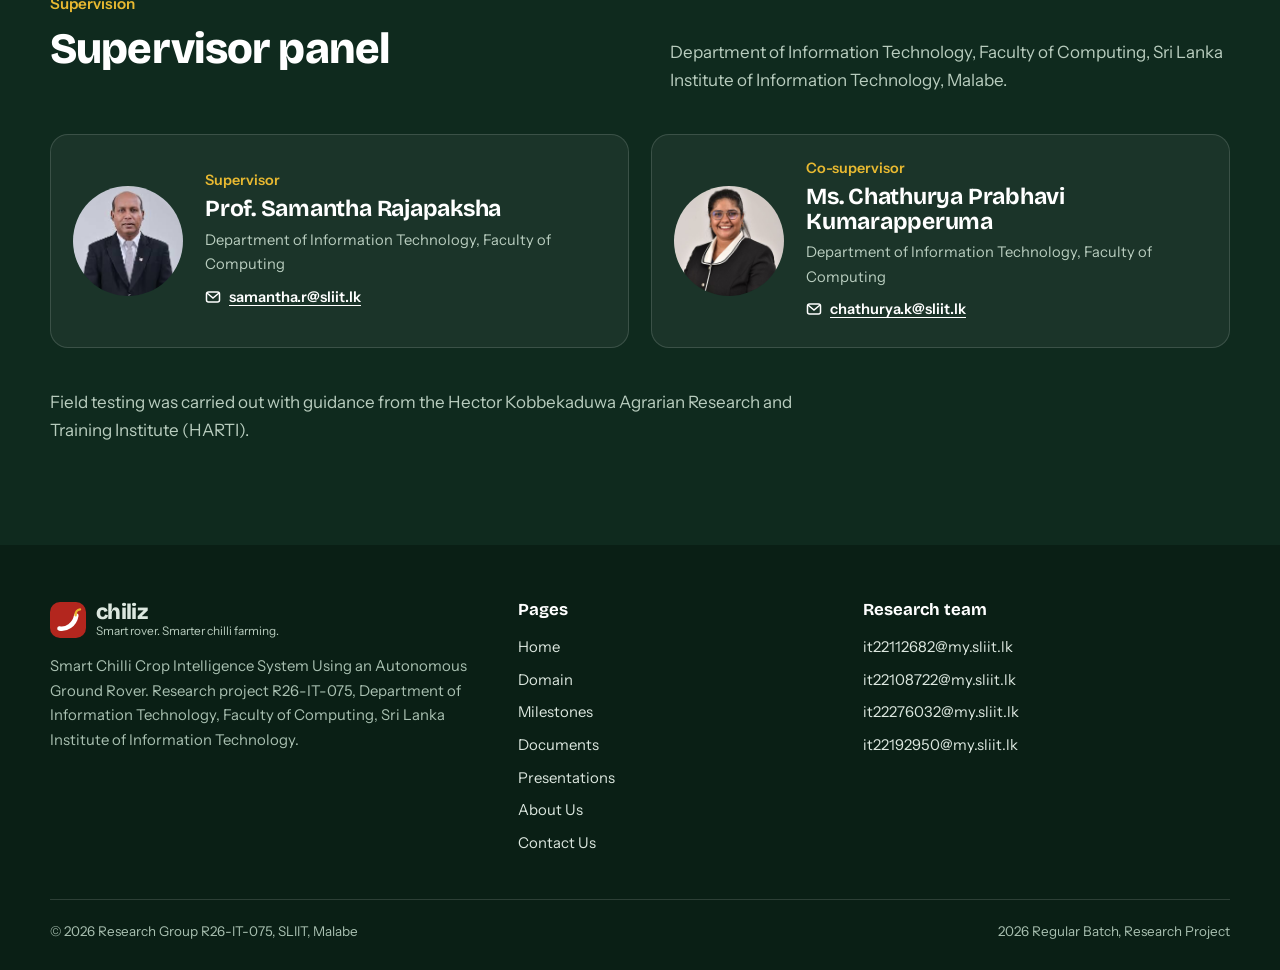
<file: about.html>
<!doctype html>
<html lang="en">
<head>
<meta charset="utf-8">
<meta name="viewport" content="width=device-width, initial-scale=1">
<title>About Us | chiliz R26-IT-075</title>
<meta name="description" content="Research group members and supervisors of research project R26-IT-075 at SLIIT.">
<meta name="theme-color" content="#0F2A1E">
<link rel="icon" href="data:image/svg+xml,%3Csvg xmlns='http://www.w3.org/2000/svg' viewBox='0 0 36 36'%3E%3Crect width='36' height='36' rx='10' fill='%23B3261E'/%3E%3Cpath d='M9.5 26.5c6.5 1.2 15-3.2 16.8-13' stroke='%23fff' stroke-width='4.6' stroke-linecap='round' fill='none'/%3E%3Cpath d='M25.6 13.2c-.2-3.2 1.8-5.6 4.4-5.8' stroke='%23E8B931' stroke-width='2.4' stroke-linecap='round' fill='none'/%3E%3C/svg%3E">
<link rel="preconnect" href="https://fonts.googleapis.com">
<link rel="preconnect" href="https://fonts.gstatic.com" crossorigin>
<link href="https://fonts.googleapis.com/css2?family=Bricolage+Grotesque:opsz,wght@12..96,600;12..96,700;12..96,800&family=Instrument+Sans:wght@400;500;600&display=swap" rel="stylesheet">
<link rel="stylesheet" href="css/style.css">
<script defer src="js/main.js"></script>
</head>
<body>
<a class="skip" href="#main">Skip to content</a>
<header class="site-header">
  <div class="wrap nav-bar">
    <a class="brand" href="index.html" aria-label="chiliz research project home"><svg width="36" height="36" viewBox="0 0 36 36" aria-hidden="true"><rect width="36" height="36" rx="10" fill="#B3261E"/><path d="M9.5 26.5c6.5 1.2 15-3.2 16.8-13" stroke="#fff" stroke-width="4.6" stroke-linecap="round" fill="none"/><path d="M25.6 13.2c-.2-3.2 1.8-5.6 4.4-5.8" stroke="#E8B931" stroke-width="2.4" stroke-linecap="round" fill="none"/></svg><span class="brand-text"><span class="brand-name">chiliz</span><span class="brand-sub">R26-IT-075 Smart Chilli Crop Intelligence</span></span></a>
    <nav aria-label="Main"><ul class="nav-links"><li><a href="index.html">Home</a></li><li><a href="domain.html">Domain</a></li><li class="has-dd"><button class="dd-btn" aria-expanded="false" aria-haspopup="true">Milestones <svg width="12" height="12" viewBox="0 0 12 12" aria-hidden="true"><path d="M2.5 4.5 6 8l3.5-3.5" stroke="currentColor" stroke-width="1.8" fill="none" stroke-linecap="round" stroke-linejoin="round"/></svg></button><ul class="dropdown"><li><a href="milestones.html#m-proposal">Project Proposal<span>15 Mar</span></a></li><li><a href="milestones.html#m-pp1">Progress Presentation 1<span>11 May</span></a></li><li><a href="milestones.html#m-pp2">Progress Presentation 2<span>31 Aug</span></a></li><li><a href="milestones.html#m-final">Final Assessment and Viva<span>19 Oct</span></a></li><li><a href="milestones.html#m-paper">Research Paper<span>23 Oct</span></a></li><li><a href="milestones.html">All milestones<span>13 items</span></a></li></ul></li><li><a href="documents.html">Documents</a></li><li><a href="presentations.html">Presentations</a></li><li><a href="about.html" aria-current="page">About Us</a></li><li><a href="contact.html">Contact Us</a></li></ul></nav>
    <button class="icon-btn search-btn" aria-label="Search the site"><svg width="17" height="17" viewBox="0 0 17 17" aria-hidden="true"><circle cx="7.5" cy="7.5" r="5.2" stroke="currentColor" stroke-width="1.7" fill="none"/><path d="m11.5 11.5 4 4" stroke="currentColor" stroke-width="1.7" stroke-linecap="round"/></svg><span class="lbl">Search</span><kbd>Ctrl K</kbd></button>
    <button class="icon-btn menu-btn" aria-label="Open menu" aria-expanded="false"><svg width="20" height="20" viewBox="0 0 20 20" aria-hidden="true"><path d="M3 6h14M3 10h14M3 14h14" stroke="currentColor" stroke-width="1.8" stroke-linecap="round"/></svg></button>
  </div>
</header>
<main id="main">
<section class="page-hero"><div class="wrap">
<ol class="crumbs" aria-label="Breadcrumb"><li><a href="index.html">Home</a></li><li aria-current="page">About Us</li></ol>
<h1>About us</h1><p>Four IT undergraduates and two supervisors at the Sri Lanka Institute of Information Technology.</p></div></section>
<section class="section"><div class="wrap">
<dl class="facts" data-reveal>
<div><dt>Group ID</dt><dd>R26-IT-075</dd></div><div><dt>Department</dt><dd>Information Technology</dd></div><div><dt>Faculty</dt><dd>Faculty of Computing, SLIIT</dd></div><div><dt>Batch</dt><dd>2026 Regular Batch</dd></div>
</dl>
<div class="sec-head" style="margin-top:56px"><div><h2>Research group</h2></div><p>Each member leads one component of the rover system and contributes to integration, field testing and the chiliz dashboard.</p></div>
<div class="people">
<article class="person" data-reveal><img src="people/bhagya.jpg" alt="Arachci B. N. S." width="150" height="180" loading="lazy" decoding="async"><div>
<h3>Arachci B. N. S.</h3><div class="id">IT22112682, Information Technology specialisation</div><div class="area">Intelligent Navigation and Sensor-Based Irrigation Control</div>
<ul><li>Built the GNSS reliability scoring and threshold-based drip irrigation logic.</li><li>Rebuilt the soil moisture anomaly pipeline on 3,346 records with 35 features.</li><li>Prepared Isolation Forest and Random Forest models with a live demo GUI.</li></ul>
<a class="mail" href="mailto:it22112682@my.sliit.lk"><svg width="16" height="16" viewBox="0 0 16 16" aria-hidden="true"><rect x="1.5" y="3" width="13" height="10" rx="2" stroke="currentColor" stroke-width="1.5" fill="none"/><path d="m2 4 6 5 6-5" stroke="currentColor" stroke-width="1.5" fill="none"/></svg>it22112682@my.sliit.lk</a></div></article>
<article class="person" data-reveal><img src="people/kasuni.jpg" alt="Kulasekara D. K. M." width="150" height="180" loading="lazy" decoding="async"><div>
<h3>Kulasekara D. K. M.</h3><div class="id">IT22108722, Information Technology specialisation</div><div class="area">AI-Based Chilli Crop Disease, Stress and Growth Monitoring</div>
<ul><li>Developed an EfficientNet-B0 model for an 8-class chilli disease dataset.</li><li>Implemented pre-processing, augmentation and class-wise evaluation.</li><li>Converted the model to TFLite with an interactive prediction demo.</li></ul>
<a class="mail" href="mailto:it22108722@my.sliit.lk"><svg width="16" height="16" viewBox="0 0 16 16" aria-hidden="true"><rect x="1.5" y="3" width="13" height="10" rx="2" stroke="currentColor" stroke-width="1.5" fill="none"/><path d="m2 4 6 5 6-5" stroke="currentColor" stroke-width="1.5" fill="none"/></svg>it22108722@my.sliit.lk</a></div></article>
<article class="person" data-reveal><img src="people/mayomi.jpg" alt="S. G. M. B. Subasinghe" width="150" height="180" loading="lazy" decoding="async"><div>
<h3>S. G. M. B. Subasinghe</h3><div class="id">IT22276032, Information Technology specialisation</div><div class="area">Field Zone Mapping and Autonomous Seeding and Treatment Planning</div>
<ul><li>Processed 120,130 Sentinel-2 records using six spectral features.</li><li>Selected zones with elbow and silhouette analysis, reaching a score of 0.5423.</li><li>Designed the complete system flow and the interactive field-zone map.</li></ul>
<a class="mail" href="mailto:it22276032@my.sliit.lk"><svg width="16" height="16" viewBox="0 0 16 16" aria-hidden="true"><rect x="1.5" y="3" width="13" height="10" rx="2" stroke="currentColor" stroke-width="1.5" fill="none"/><path d="m2 4 6 5 6-5" stroke="currentColor" stroke-width="1.5" fill="none"/></svg>it22276032@my.sliit.lk</a></div></article>
<article class="person" data-reveal><img src="people/salani.jpg" alt="S. N. R. Jayawardhana" width="150" height="180" loading="lazy" decoding="async"><div>
<h3>S. N. R. Jayawardhana</h3><div class="id">IT22192950, Information Technology specialisation</div><div class="area">Soil Health Prediction Using a Hybrid LSTM and XGBoost Model</div>
<ul><li>Cleaned 20,000 NPK sensor records into 17,356 usable records.</li><li>Classified soil as healthy, moderate or poor from seven variables.</li><li>Reached 89.46% test accuracy with the LSTM + XGBoost hybrid model.</li></ul>
<a class="mail" href="mailto:it22192950@my.sliit.lk"><svg width="16" height="16" viewBox="0 0 16 16" aria-hidden="true"><rect x="1.5" y="3" width="13" height="10" rx="2" stroke="currentColor" stroke-width="1.5" fill="none"/><path d="m2 4 6 5 6-5" stroke="currentColor" stroke-width="1.5" fill="none"/></svg>it22192950@my.sliit.lk</a></div></article>
</div>
</div></section>

<section class="section dark on-dark"><div class="wrap">
<div class="sec-head"><div><span class="kicker">Supervision</span><h2>Supervisor panel</h2></div><p>Department of Information Technology, Faculty of Computing, Sri Lanka Institute of Information Technology, Malabe.</p></div>
<div class="supervisors">
<div class="sup" data-reveal><img src="people/Samantha.jpg" alt="Prof. Samantha Rajapaksha" width="110" height="110" loading="lazy" decoding="async"><div><div class="role">Supervisor</div><h3>Prof. Samantha Rajapaksha</h3><p>Department of Information Technology, Faculty of Computing</p><a class="mail" href="mailto:samantha.r@sliit.lk"><svg width="16" height="16" viewBox="0 0 16 16" aria-hidden="true"><rect x="1.5" y="3" width="13" height="10" rx="2" stroke="currentColor" stroke-width="1.5" fill="none"/><path d="m2 4 6 5 6-5" stroke="currentColor" stroke-width="1.5" fill="none"/></svg>samantha.r@sliit.lk</a></div></div>
<div class="sup" data-reveal><img src="people/chathurya.jpg" alt="Ms. Chathurya Prabhavi Kumarapperuma" width="110" height="110" loading="lazy" decoding="async"><div><div class="role">Co-supervisor</div><h3>Ms. Chathurya Prabhavi Kumarapperuma</h3><p>Department of Information Technology, Faculty of Computing</p><a class="mail" href="mailto:chathurya.k@sliit.lk"><svg width="16" height="16" viewBox="0 0 16 16" aria-hidden="true"><rect x="1.5" y="3" width="13" height="10" rx="2" stroke="currentColor" stroke-width="1.5" fill="none"/><path d="m2 4 6 5 6-5" stroke="currentColor" stroke-width="1.5" fill="none"/></svg>chathurya.k@sliit.lk</a></div></div>
</div>
<p style="margin-top:40px;color:#B9CDBF">Field testing was carried out with guidance from the Hector Kobbekaduwa Agrarian Research and Training Institute (HARTI).</p>
</div></section>
</main>
<footer class="site-footer">
  <div class="wrap">
    <div class="foot-grid">
      <div>
        <a class="brand" href="index.html"><svg width="36" height="36" viewBox="0 0 36 36" aria-hidden="true"><rect width="36" height="36" rx="10" fill="#B3261E"/><path d="M9.5 26.5c6.5 1.2 15-3.2 16.8-13" stroke="#fff" stroke-width="4.6" stroke-linecap="round" fill="none"/><path d="M25.6 13.2c-.2-3.2 1.8-5.6 4.4-5.8" stroke="#E8B931" stroke-width="2.4" stroke-linecap="round" fill="none"/></svg><span class="brand-text"><span class="brand-name">chiliz</span><span class="brand-sub">Smart rover. Smarter chilli farming.</span></span></a>
        <p style="margin-top:16px;max-width:42ch">Smart Chilli Crop Intelligence System Using an Autonomous Ground Rover. Research project R26-IT-075, Department of Information Technology, Faculty of Computing, Sri Lanka Institute of Information Technology.</p>
      </div>
      <div>
        <h4>Pages</h4>
        <ul><li><a href="index.html">Home</a></li><li><a href="domain.html">Domain</a></li><li><a href="milestones.html">Milestones</a></li><li><a href="documents.html">Documents</a></li><li><a href="presentations.html">Presentations</a></li><li><a href="about.html">About Us</a></li><li><a href="contact.html">Contact Us</a></li></ul>
      </div>
      <div>
        <h4>Research team</h4>
        <ul>
          <li><a href="mailto:it22112682@my.sliit.lk">it22112682@my.sliit.lk</a></li>
          <li><a href="mailto:it22108722@my.sliit.lk">it22108722@my.sliit.lk</a></li>
          <li><a href="mailto:it22276032@my.sliit.lk">it22276032@my.sliit.lk</a></li>
          <li><a href="mailto:it22192950@my.sliit.lk">it22192950@my.sliit.lk</a></li>
        </ul>
      </div>
    </div>
    <div class="foot-base"><span>&copy; 2026 Research Group R26-IT-075, SLIIT, Malabe</span><span>2026 Regular Batch, Research Project</span></div>
  </div>
</footer>
<button class="to-top" aria-label="Back to top"><svg width="18" height="18" viewBox="0 0 18 18" aria-hidden="true"><path d="M9 14V4M5 8l4-4 4 4" stroke="currentColor" stroke-width="2" fill="none" stroke-linecap="round" stroke-linejoin="round"/></svg></button>
<dialog class="search" id="search" aria-label="Search the site"><input type="search" placeholder="Search pages and sections" aria-label="Search"><ul></ul></dialog>
<dialog class="lightbox" id="lightbox" aria-label="Image preview"><button class="icon-btn" aria-label="Close preview"><svg width="18" height="18" viewBox="0 0 18 18" aria-hidden="true"><path d="m4 4 10 10M14 4 4 14" stroke="currentColor" stroke-width="1.8" stroke-linecap="round"/></svg></button><img alt=""></dialog>
</body>
</html>
</file>
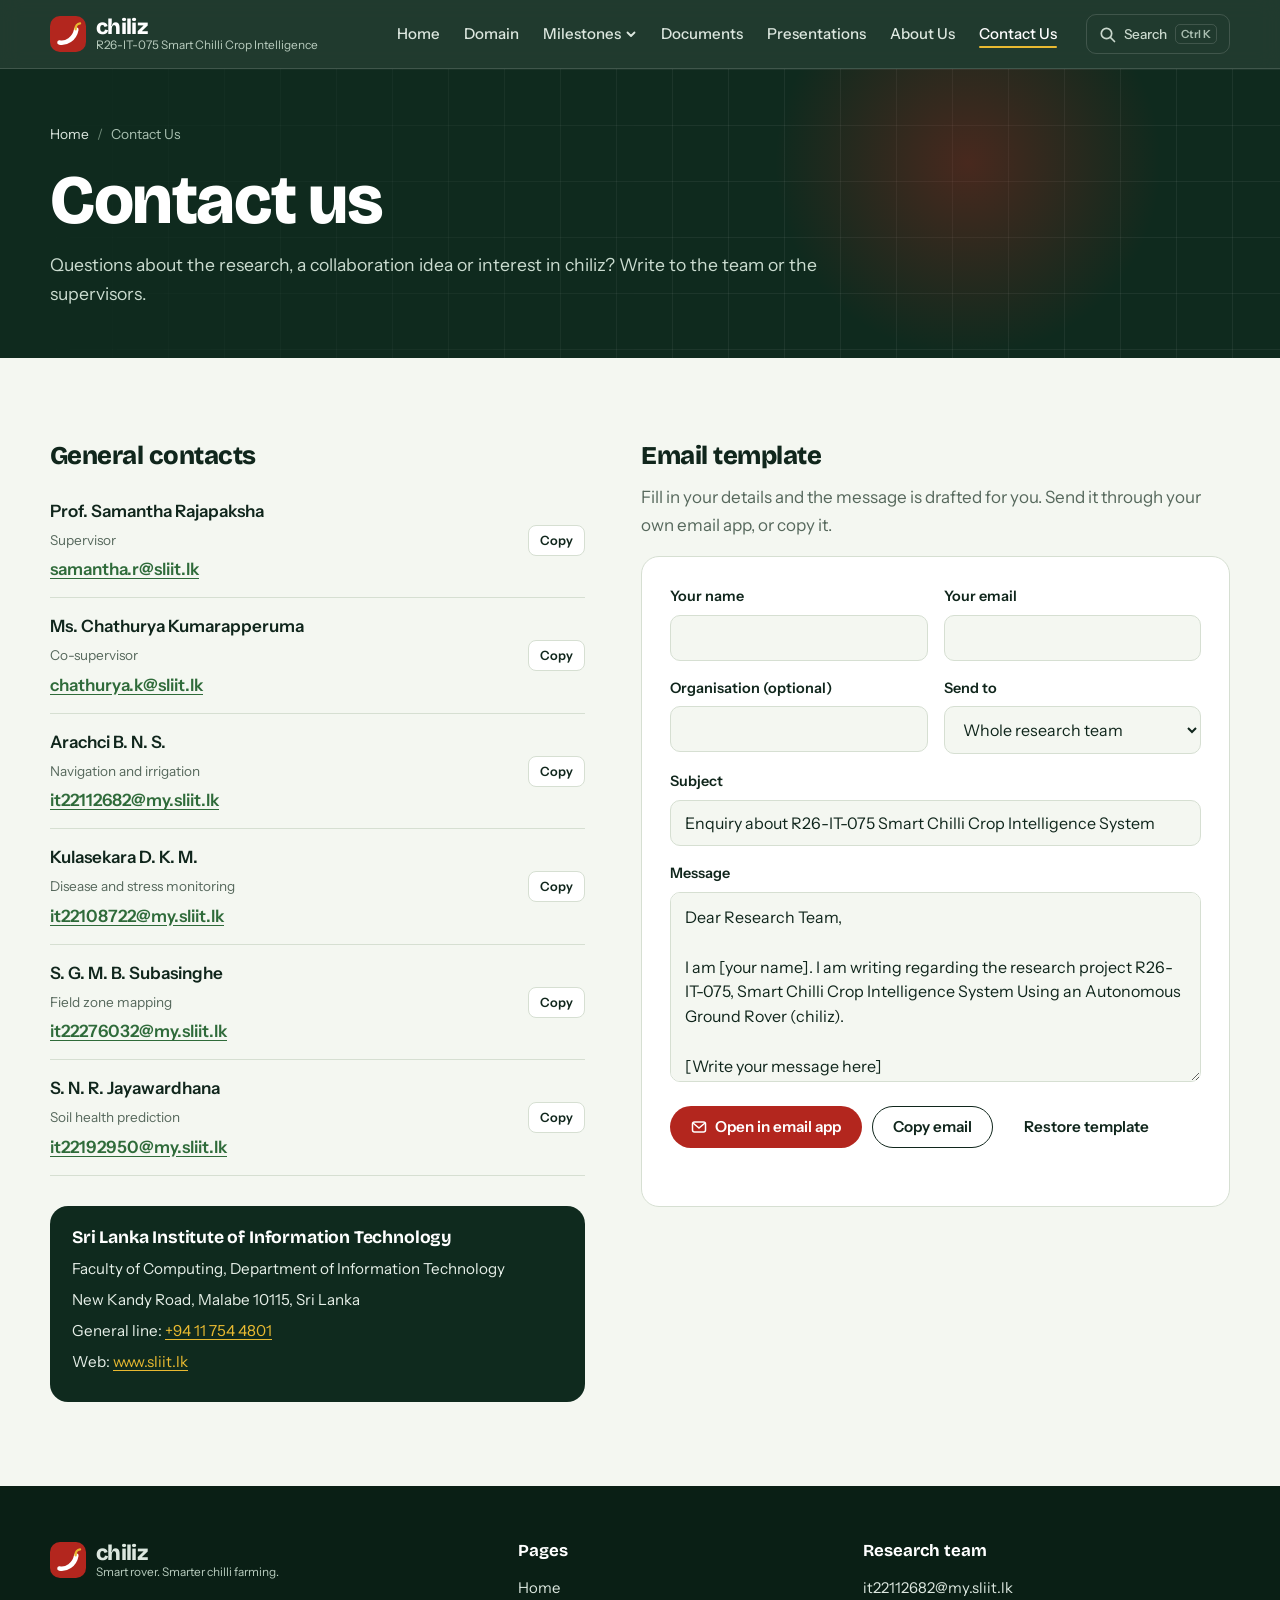
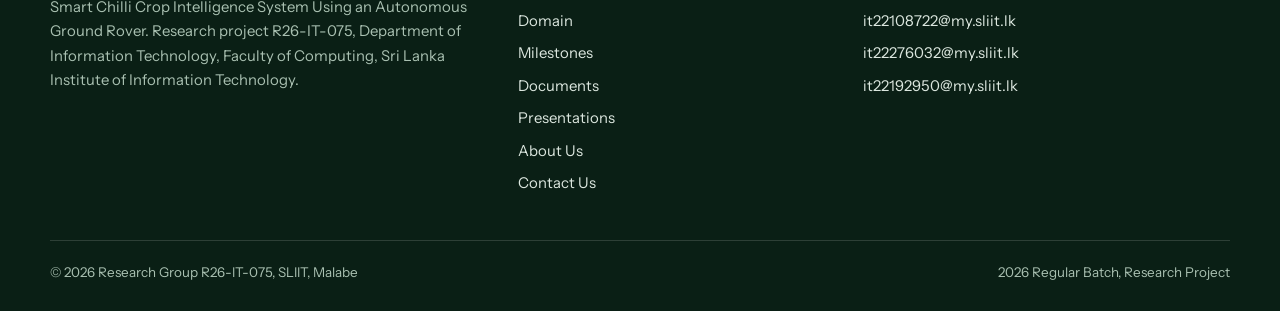
<file: contact.html>
<!doctype html>
<html lang="en">
<head>
<meta charset="utf-8">
<meta name="viewport" content="width=device-width, initial-scale=1">
<title>Contact Us | chiliz R26-IT-075</title>
<meta name="description" content="Contact the R26-IT-075 research group and supervisors at SLIIT.">
<meta name="theme-color" content="#0F2A1E">
<link rel="icon" href="data:image/svg+xml,%3Csvg xmlns='http://www.w3.org/2000/svg' viewBox='0 0 36 36'%3E%3Crect width='36' height='36' rx='10' fill='%23B3261E'/%3E%3Cpath d='M9.5 26.5c6.5 1.2 15-3.2 16.8-13' stroke='%23fff' stroke-width='4.6' stroke-linecap='round' fill='none'/%3E%3Cpath d='M25.6 13.2c-.2-3.2 1.8-5.6 4.4-5.8' stroke='%23E8B931' stroke-width='2.4' stroke-linecap='round' fill='none'/%3E%3C/svg%3E">
<link rel="preconnect" href="https://fonts.googleapis.com">
<link rel="preconnect" href="https://fonts.gstatic.com" crossorigin>
<link href="https://fonts.googleapis.com/css2?family=Bricolage+Grotesque:opsz,wght@12..96,600;12..96,700;12..96,800&family=Instrument+Sans:wght@400;500;600&display=swap" rel="stylesheet">
<link rel="stylesheet" href="css/style.css">
<script defer src="js/main.js"></script>
</head>
<body>
<a class="skip" href="#main">Skip to content</a>
<header class="site-header">
  <div class="wrap nav-bar">
    <a class="brand" href="index.html" aria-label="chiliz research project home"><svg width="36" height="36" viewBox="0 0 36 36" aria-hidden="true"><rect width="36" height="36" rx="10" fill="#B3261E"/><path d="M9.5 26.5c6.5 1.2 15-3.2 16.8-13" stroke="#fff" stroke-width="4.6" stroke-linecap="round" fill="none"/><path d="M25.6 13.2c-.2-3.2 1.8-5.6 4.4-5.8" stroke="#E8B931" stroke-width="2.4" stroke-linecap="round" fill="none"/></svg><span class="brand-text"><span class="brand-name">chiliz</span><span class="brand-sub">R26-IT-075 Smart Chilli Crop Intelligence</span></span></a>
    <nav aria-label="Main"><ul class="nav-links"><li><a href="index.html">Home</a></li><li><a href="domain.html">Domain</a></li><li class="has-dd"><button class="dd-btn" aria-expanded="false" aria-haspopup="true">Milestones <svg width="12" height="12" viewBox="0 0 12 12" aria-hidden="true"><path d="M2.5 4.5 6 8l3.5-3.5" stroke="currentColor" stroke-width="1.8" fill="none" stroke-linecap="round" stroke-linejoin="round"/></svg></button><ul class="dropdown"><li><a href="milestones.html#m-proposal">Project Proposal<span>15 Mar</span></a></li><li><a href="milestones.html#m-pp1">Progress Presentation 1<span>11 May</span></a></li><li><a href="milestones.html#m-pp2">Progress Presentation 2<span>31 Aug</span></a></li><li><a href="milestones.html#m-final">Final Assessment and Viva<span>19 Oct</span></a></li><li><a href="milestones.html#m-paper">Research Paper<span>23 Oct</span></a></li><li><a href="milestones.html">All milestones<span>13 items</span></a></li></ul></li><li><a href="documents.html">Documents</a></li><li><a href="presentations.html">Presentations</a></li><li><a href="about.html">About Us</a></li><li><a href="contact.html" aria-current="page">Contact Us</a></li></ul></nav>
    <button class="icon-btn search-btn" aria-label="Search the site"><svg width="17" height="17" viewBox="0 0 17 17" aria-hidden="true"><circle cx="7.5" cy="7.5" r="5.2" stroke="currentColor" stroke-width="1.7" fill="none"/><path d="m11.5 11.5 4 4" stroke="currentColor" stroke-width="1.7" stroke-linecap="round"/></svg><span class="lbl">Search</span><kbd>Ctrl K</kbd></button>
    <button class="icon-btn menu-btn" aria-label="Open menu" aria-expanded="false"><svg width="20" height="20" viewBox="0 0 20 20" aria-hidden="true"><path d="M3 6h14M3 10h14M3 14h14" stroke="currentColor" stroke-width="1.8" stroke-linecap="round"/></svg></button>
  </div>
</header>
<main id="main">
<section class="page-hero"><div class="wrap">
<ol class="crumbs" aria-label="Breadcrumb"><li><a href="index.html">Home</a></li><li aria-current="page">Contact Us</li></ol>
<h1>Contact us</h1><p>Questions about the research, a collaboration idea or interest in chiliz? Write to the team or the supervisors.</p></div></section>
<section class="section"><div class="wrap contact-grid">
<div>
<h2 style="font-size:1.6rem">General contacts</h2>
<ul class="dir">
<li><b>Prof. Samantha Rajapaksha</b><small>Supervisor</small><a href="mailto:samantha.r@sliit.lk">samantha.r@sliit.lk</a><button class="copy-btn" type="button" data-copy="samantha.r@sliit.lk">Copy</button></li>
<li><b>Ms. Chathurya Kumarapperuma</b><small>Co-supervisor</small><a href="mailto:chathurya.k@sliit.lk">chathurya.k@sliit.lk</a><button class="copy-btn" type="button" data-copy="chathurya.k@sliit.lk">Copy</button></li>
<li><b>Arachci B. N. S.</b><small>Navigation and irrigation</small><a href="mailto:it22112682@my.sliit.lk">it22112682@my.sliit.lk</a><button class="copy-btn" type="button" data-copy="it22112682@my.sliit.lk">Copy</button></li>
<li><b>Kulasekara D. K. M.</b><small>Disease and stress monitoring</small><a href="mailto:it22108722@my.sliit.lk">it22108722@my.sliit.lk</a><button class="copy-btn" type="button" data-copy="it22108722@my.sliit.lk">Copy</button></li>
<li><b>S. G. M. B. Subasinghe</b><small>Field zone mapping</small><a href="mailto:it22276032@my.sliit.lk">it22276032@my.sliit.lk</a><button class="copy-btn" type="button" data-copy="it22276032@my.sliit.lk">Copy</button></li>
<li><b>S. N. R. Jayawardhana</b><small>Soil health prediction</small><a href="mailto:it22192950@my.sliit.lk">it22192950@my.sliit.lk</a><button class="copy-btn" type="button" data-copy="it22192950@my.sliit.lk">Copy</button></li>
</ul>
<div class="inst"><h3>Sri Lanka Institute of Information Technology</h3>
<p>Faculty of Computing, Department of Information Technology</p>
<p>New Kandy Road, Malabe 10115, Sri Lanka</p>
<p>General line: <a href="tel:+94117544801">+94 11 754 4801</a></p>
<p>Web: <a href="https://www.sliit.lk" target="_blank" rel="noopener">www.sliit.lk</a></p></div>
</div>
<div>
<h2 style="font-size:1.6rem">Email template</h2>
<p class="muted">Fill in your details and the message is drafted for you. Send it through your own email app, or copy it.</p>
<form class="mailform" id="mailform" novalidate>
<div class="row2">
<div class="field"><label for="name">Your name</label><input id="name" autocomplete="name"><div class="err">Enter your name.</div></div>
<div class="field"><label for="email">Your email</label><input id="email" type="email" autocomplete="email"><div class="err">Enter a valid email address.</div></div>
</div>
<div class="row2">
<div class="field"><label for="org">Organisation (optional)</label><input id="org" autocomplete="organization"></div>
<div class="field"><label for="to">Send to</label><select id="to">
<option value="it22112682@my.sliit.lk,it22108722@my.sliit.lk,it22276032@my.sliit.lk,it22192950@my.sliit.lk" data-greet="Research Team">Whole research team</option>
<option value="samantha.r@sliit.lk" data-greet="Prof. Rajapaksha">Supervisor</option>
<option value="chathurya.k@sliit.lk" data-greet="Ms. Kumarapperuma">Co-supervisor</option>
<option value="it22112682@my.sliit.lk" data-greet="Arachci">Arachci B. N. S.</option>
<option value="it22108722@my.sliit.lk" data-greet="Kulasekara">Kulasekara D. K. M.</option>
<option value="it22276032@my.sliit.lk" data-greet="Subasinghe">S. G. M. B. Subasinghe</option>
<option value="it22192950@my.sliit.lk" data-greet="Jayawardhana">S. N. R. Jayawardhana</option>
</select></div>
</div>
<div class="field"><label for="subject">Subject</label><input id="subject" value="Enquiry about R26-IT-075 Smart Chilli Crop Intelligence System"><div class="err">Enter a subject.</div></div>
<div class="field"><label for="message">Message</label><textarea id="message"></textarea><div class="err">Write a message.</div></div>
<div class="form-actions"><button class="btn btn-primary" type="submit"><svg width="16" height="16" viewBox="0 0 16 16" aria-hidden="true"><rect x="1.5" y="3" width="13" height="10" rx="2" stroke="currentColor" stroke-width="1.5" fill="none"/><path d="m2 4 6 5 6-5" stroke="currentColor" stroke-width="1.5" fill="none"/></svg> Open in email app</button><button class="btn btn-ghost" type="button" id="copy-tpl">Copy email</button><button class="btn btn-ghost" type="button" id="reset-tpl" style="border-color:transparent">Restore template</button></div>
<p class="form-msg" aria-live="polite"></p>
</form>
</div>
</div></section>
</main>
<footer class="site-footer">
  <div class="wrap">
    <div class="foot-grid">
      <div>
        <a class="brand" href="index.html"><svg width="36" height="36" viewBox="0 0 36 36" aria-hidden="true"><rect width="36" height="36" rx="10" fill="#B3261E"/><path d="M9.5 26.5c6.5 1.2 15-3.2 16.8-13" stroke="#fff" stroke-width="4.6" stroke-linecap="round" fill="none"/><path d="M25.6 13.2c-.2-3.2 1.8-5.6 4.4-5.8" stroke="#E8B931" stroke-width="2.4" stroke-linecap="round" fill="none"/></svg><span class="brand-text"><span class="brand-name">chiliz</span><span class="brand-sub">Smart rover. Smarter chilli farming.</span></span></a>
        <p style="margin-top:16px;max-width:42ch">Smart Chilli Crop Intelligence System Using an Autonomous Ground Rover. Research project R26-IT-075, Department of Information Technology, Faculty of Computing, Sri Lanka Institute of Information Technology.</p>
      </div>
      <div>
        <h4>Pages</h4>
        <ul><li><a href="index.html">Home</a></li><li><a href="domain.html">Domain</a></li><li><a href="milestones.html">Milestones</a></li><li><a href="documents.html">Documents</a></li><li><a href="presentations.html">Presentations</a></li><li><a href="about.html">About Us</a></li><li><a href="contact.html">Contact Us</a></li></ul>
      </div>
      <div>
        <h4>Research team</h4>
        <ul>
          <li><a href="mailto:it22112682@my.sliit.lk">it22112682@my.sliit.lk</a></li>
          <li><a href="mailto:it22108722@my.sliit.lk">it22108722@my.sliit.lk</a></li>
          <li><a href="mailto:it22276032@my.sliit.lk">it22276032@my.sliit.lk</a></li>
          <li><a href="mailto:it22192950@my.sliit.lk">it22192950@my.sliit.lk</a></li>
        </ul>
      </div>
    </div>
    <div class="foot-base"><span>&copy; 2026 Research Group R26-IT-075, SLIIT, Malabe</span><span>2026 Regular Batch, Research Project</span></div>
  </div>
</footer>
<button class="to-top" aria-label="Back to top"><svg width="18" height="18" viewBox="0 0 18 18" aria-hidden="true"><path d="M9 14V4M5 8l4-4 4 4" stroke="currentColor" stroke-width="2" fill="none" stroke-linecap="round" stroke-linejoin="round"/></svg></button>
<dialog class="search" id="search" aria-label="Search the site"><input type="search" placeholder="Search pages and sections" aria-label="Search"><ul></ul></dialog>
<dialog class="lightbox" id="lightbox" aria-label="Image preview"><button class="icon-btn" aria-label="Close preview"><svg width="18" height="18" viewBox="0 0 18 18" aria-hidden="true"><path d="m4 4 10 10M14 4 4 14" stroke="currentColor" stroke-width="1.8" stroke-linecap="round"/></svg></button><img alt=""></dialog>
</body>
</html>
</file>
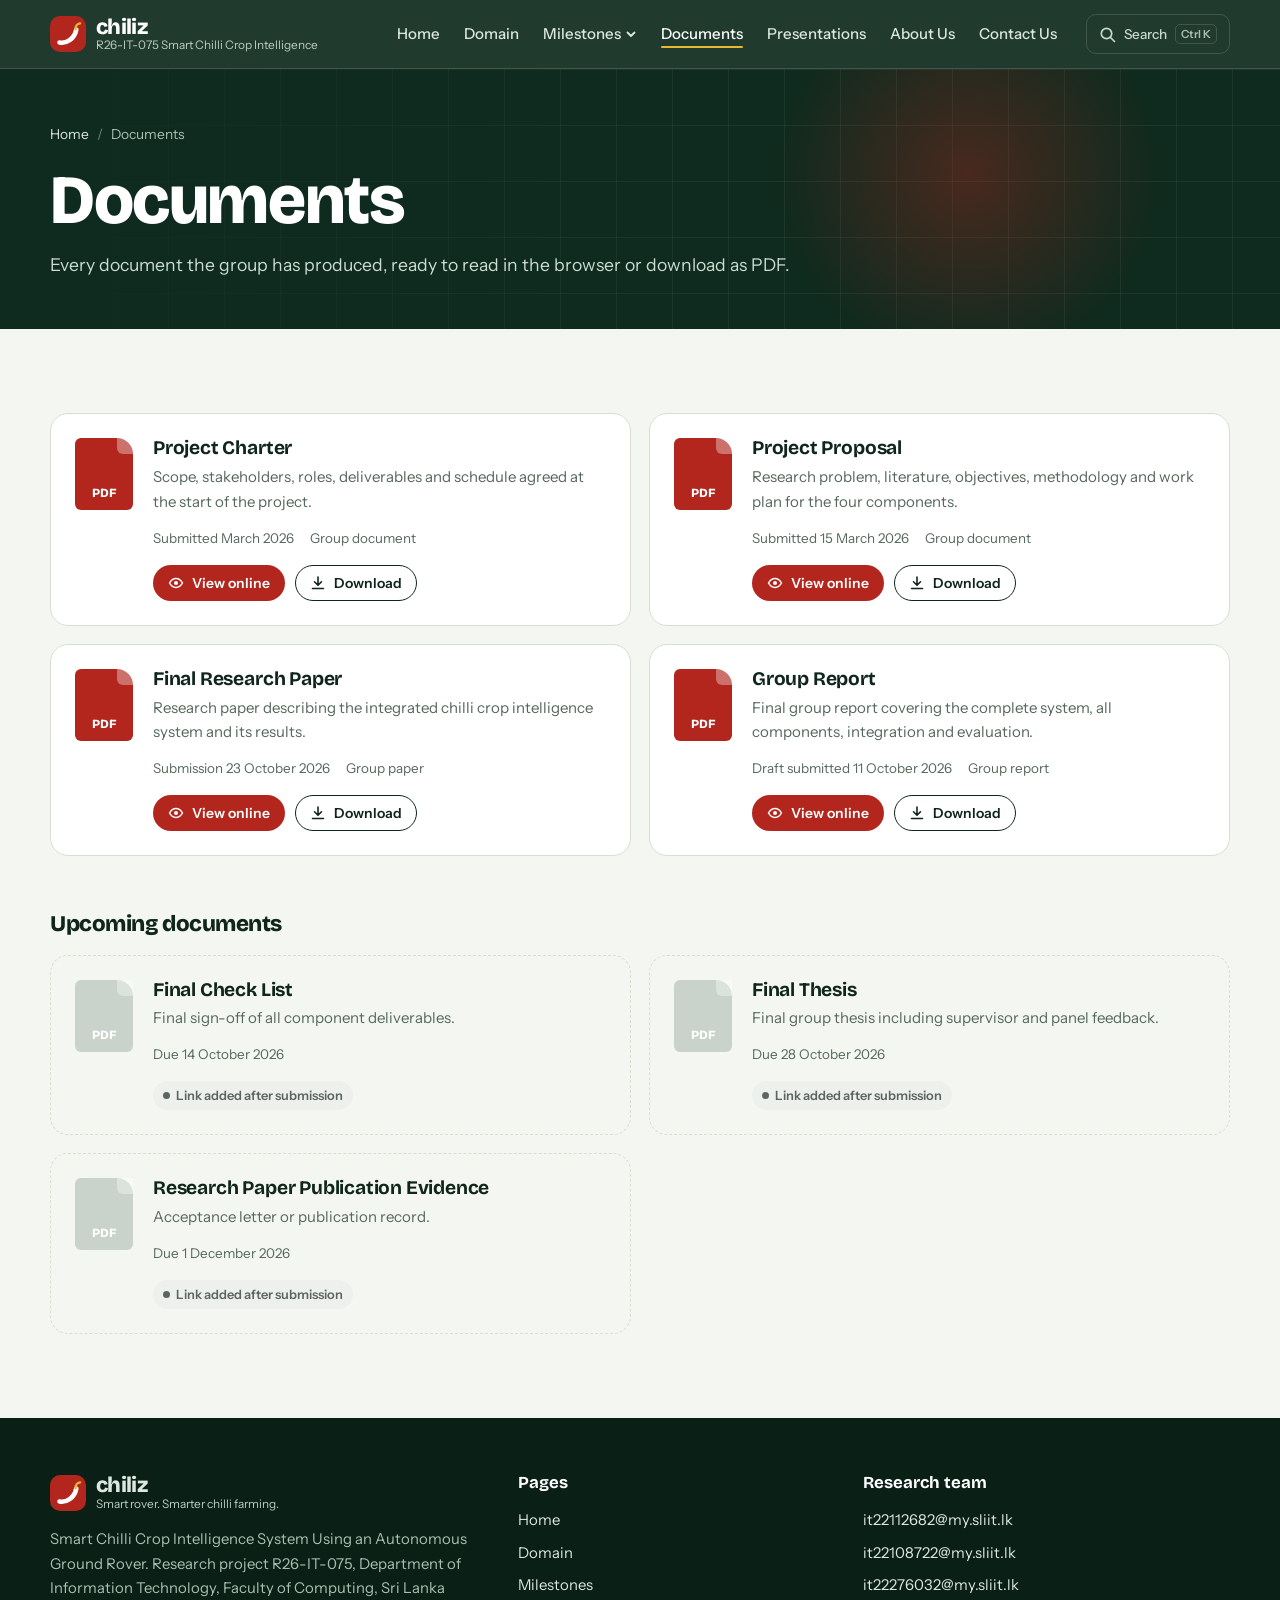
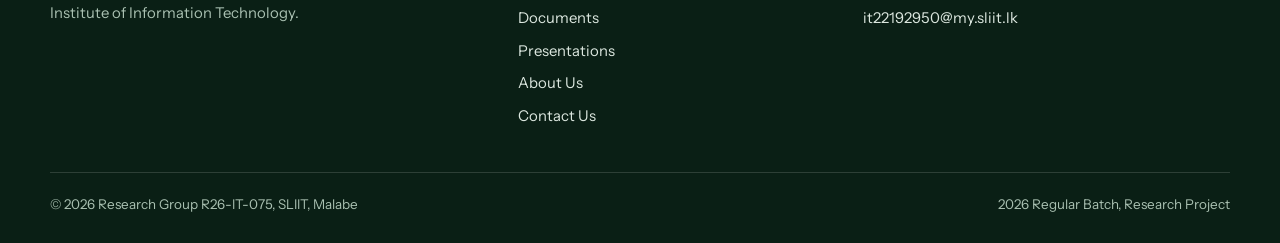
<file: documents.html>
<!doctype html>
<html lang="en">
<head>
<meta charset="utf-8">
<meta name="viewport" content="width=device-width, initial-scale=1">
<title>Documents | chiliz R26-IT-075</title>
<meta name="description" content="Project charter, proposal, research paper and group report for research project R26-IT-075.">
<meta name="theme-color" content="#0F2A1E">
<link rel="icon" href="data:image/svg+xml,%3Csvg xmlns='http://www.w3.org/2000/svg' viewBox='0 0 36 36'%3E%3Crect width='36' height='36' rx='10' fill='%23B3261E'/%3E%3Cpath d='M9.5 26.5c6.5 1.2 15-3.2 16.8-13' stroke='%23fff' stroke-width='4.6' stroke-linecap='round' fill='none'/%3E%3Cpath d='M25.6 13.2c-.2-3.2 1.8-5.6 4.4-5.8' stroke='%23E8B931' stroke-width='2.4' stroke-linecap='round' fill='none'/%3E%3C/svg%3E">
<link rel="preconnect" href="https://fonts.googleapis.com">
<link rel="preconnect" href="https://fonts.gstatic.com" crossorigin>
<link href="https://fonts.googleapis.com/css2?family=Bricolage+Grotesque:opsz,wght@12..96,600;12..96,700;12..96,800&family=Instrument+Sans:wght@400;500;600&display=swap" rel="stylesheet">
<link rel="stylesheet" href="css/style.css">
<script defer src="js/main.js"></script>
</head>
<body>
<a class="skip" href="#main">Skip to content</a>
<header class="site-header">
  <div class="wrap nav-bar">
    <a class="brand" href="index.html" aria-label="chiliz research project home"><svg width="36" height="36" viewBox="0 0 36 36" aria-hidden="true"><rect width="36" height="36" rx="10" fill="#B3261E"/><path d="M9.5 26.5c6.5 1.2 15-3.2 16.8-13" stroke="#fff" stroke-width="4.6" stroke-linecap="round" fill="none"/><path d="M25.6 13.2c-.2-3.2 1.8-5.6 4.4-5.8" stroke="#E8B931" stroke-width="2.4" stroke-linecap="round" fill="none"/></svg><span class="brand-text"><span class="brand-name">chiliz</span><span class="brand-sub">R26-IT-075 Smart Chilli Crop Intelligence</span></span></a>
    <nav aria-label="Main"><ul class="nav-links"><li><a href="index.html">Home</a></li><li><a href="domain.html">Domain</a></li><li class="has-dd"><button class="dd-btn" aria-expanded="false" aria-haspopup="true">Milestones <svg width="12" height="12" viewBox="0 0 12 12" aria-hidden="true"><path d="M2.5 4.5 6 8l3.5-3.5" stroke="currentColor" stroke-width="1.8" fill="none" stroke-linecap="round" stroke-linejoin="round"/></svg></button><ul class="dropdown"><li><a href="milestones.html#m-proposal">Project Proposal<span>15 Mar</span></a></li><li><a href="milestones.html#m-pp1">Progress Presentation 1<span>11 May</span></a></li><li><a href="milestones.html#m-pp2">Progress Presentation 2<span>31 Aug</span></a></li><li><a href="milestones.html#m-final">Final Assessment and Viva<span>19 Oct</span></a></li><li><a href="milestones.html#m-paper">Research Paper<span>23 Oct</span></a></li><li><a href="milestones.html">All milestones<span>13 items</span></a></li></ul></li><li><a href="documents.html" aria-current="page">Documents</a></li><li><a href="presentations.html">Presentations</a></li><li><a href="about.html">About Us</a></li><li><a href="contact.html">Contact Us</a></li></ul></nav>
    <button class="icon-btn search-btn" aria-label="Search the site"><svg width="17" height="17" viewBox="0 0 17 17" aria-hidden="true"><circle cx="7.5" cy="7.5" r="5.2" stroke="currentColor" stroke-width="1.7" fill="none"/><path d="m11.5 11.5 4 4" stroke="currentColor" stroke-width="1.7" stroke-linecap="round"/></svg><span class="lbl">Search</span><kbd>Ctrl K</kbd></button>
    <button class="icon-btn menu-btn" aria-label="Open menu" aria-expanded="false"><svg width="20" height="20" viewBox="0 0 20 20" aria-hidden="true"><path d="M3 6h14M3 10h14M3 14h14" stroke="currentColor" stroke-width="1.8" stroke-linecap="round"/></svg></button>
  </div>
</header>
<main id="main">
<section class="page-hero"><div class="wrap">
<ol class="crumbs" aria-label="Breadcrumb"><li><a href="index.html">Home</a></li><li aria-current="page">Documents</li></ol>
<h1>Documents</h1><p>Every document the group has produced, ready to read in the browser or download as PDF.</p></div></section>
<section class="section"><div class="wrap">
<div class="files">
<article class="file" data-reveal><div class="file-icon " aria-hidden="true">PDF</div><div><h3>Project Charter</h3><p>Scope, stakeholders, roles, deliverables and schedule agreed at the start of the project.</p><div class="meta"><span>Submitted March 2026</span><span>Group document</span></div>
<div class="actions"><a class="btn btn-primary btn-sm" href="documents/project-charter.pdf" target="_blank" rel="noopener" data-view data-title="Project Charter"><svg width="16" height="16" viewBox="0 0 16 16" aria-hidden="true"><path d="M1.5 8S4 3.5 8 3.5 14.5 8 14.5 8 12 12.5 8 12.5 1.5 8 1.5 8Z" stroke="currentColor" stroke-width="1.5" fill="none"/><circle cx="8" cy="8" r="2" fill="currentColor"/></svg> View online</a><a class="btn btn-ghost btn-sm" href="documents/project-charter.pdf" download><svg width="16" height="16" viewBox="0 0 16 16" aria-hidden="true"><path d="M8 2v8M4.5 6.8 8 10.3l3.5-3.5M2.5 13.5h11" stroke="currentColor" stroke-width="1.6" fill="none" stroke-linecap="round" stroke-linejoin="round"/></svg> Download</a></div></div></article>
<article class="file" data-reveal><div class="file-icon " aria-hidden="true">PDF</div><div><h3>Project Proposal</h3><p>Research problem, literature, objectives, methodology and work plan for the four components.</p><div class="meta"><span>Submitted 15 March 2026</span><span>Group document</span></div>
<div class="actions"><a class="btn btn-primary btn-sm" href="documents/project-proposal.pdf" target="_blank" rel="noopener" data-view data-title="Project Proposal"><svg width="16" height="16" viewBox="0 0 16 16" aria-hidden="true"><path d="M1.5 8S4 3.5 8 3.5 14.5 8 14.5 8 12 12.5 8 12.5 1.5 8 1.5 8Z" stroke="currentColor" stroke-width="1.5" fill="none"/><circle cx="8" cy="8" r="2" fill="currentColor"/></svg> View online</a><a class="btn btn-ghost btn-sm" href="documents/project-proposal.pdf" download><svg width="16" height="16" viewBox="0 0 16 16" aria-hidden="true"><path d="M8 2v8M4.5 6.8 8 10.3l3.5-3.5M2.5 13.5h11" stroke="currentColor" stroke-width="1.6" fill="none" stroke-linecap="round" stroke-linejoin="round"/></svg> Download</a></div></div></article>
<article class="file" data-reveal><div class="file-icon " aria-hidden="true">PDF</div><div><h3>Final Research Paper</h3><p>Research paper describing the integrated chilli crop intelligence system and its results.</p><div class="meta"><span>Submission 23 October 2026</span><span>Group paper</span></div>
<div class="actions"><a class="btn btn-primary btn-sm" href="documents/research-paper.pdf" target="_blank" rel="noopener" data-view data-title="Final Research Paper"><svg width="16" height="16" viewBox="0 0 16 16" aria-hidden="true"><path d="M1.5 8S4 3.5 8 3.5 14.5 8 14.5 8 12 12.5 8 12.5 1.5 8 1.5 8Z" stroke="currentColor" stroke-width="1.5" fill="none"/><circle cx="8" cy="8" r="2" fill="currentColor"/></svg> View online</a><a class="btn btn-ghost btn-sm" href="documents/research-paper.pdf" download><svg width="16" height="16" viewBox="0 0 16 16" aria-hidden="true"><path d="M8 2v8M4.5 6.8 8 10.3l3.5-3.5M2.5 13.5h11" stroke="currentColor" stroke-width="1.6" fill="none" stroke-linecap="round" stroke-linejoin="round"/></svg> Download</a></div></div></article>
<article class="file" data-reveal><div class="file-icon " aria-hidden="true">PDF</div><div><h3>Group Report</h3><p>Final group report covering the complete system, all components, integration and evaluation.</p><div class="meta"><span>Draft submitted 11 October 2026</span><span>Group report</span></div>
<div class="actions"><a class="btn btn-primary btn-sm" href="documents/group-report.pdf" target="_blank" rel="noopener" data-view data-title="Group Report"><svg width="16" height="16" viewBox="0 0 16 16" aria-hidden="true"><path d="M1.5 8S4 3.5 8 3.5 14.5 8 14.5 8 12 12.5 8 12.5 1.5 8 1.5 8Z" stroke="currentColor" stroke-width="1.5" fill="none"/><circle cx="8" cy="8" r="2" fill="currentColor"/></svg> View online</a><a class="btn btn-ghost btn-sm" href="documents/group-report.pdf" download><svg width="16" height="16" viewBox="0 0 16 16" aria-hidden="true"><path d="M8 2v8M4.5 6.8 8 10.3l3.5-3.5M2.5 13.5h11" stroke="currentColor" stroke-width="1.6" fill="none" stroke-linecap="round" stroke-linejoin="round"/></svg> Download</a></div></div></article>
</div>
<h2 class="sub-h">Upcoming documents</h2>
<div class="files">
<article class="file pending"><div class="file-icon" aria-hidden="true">PDF</div><div><h3>Final Check List</h3><p>Final sign-off of all component deliverables.</p><div class="meta"><span>Due 14 October 2026</span></div><div class="actions"><span class="status next">Link added after submission</span></div></div></article>
<article class="file pending"><div class="file-icon" aria-hidden="true">PDF</div><div><h3>Final Thesis</h3><p>Final group thesis including supervisor and panel feedback.</p><div class="meta"><span>Due 28 October 2026</span></div><div class="actions"><span class="status next">Link added after submission</span></div></div></article>
<article class="file pending"><div class="file-icon" aria-hidden="true">PDF</div><div><h3>Research Paper Publication Evidence</h3><p>Acceptance letter or publication record.</p><div class="meta"><span>Due 1 December 2026</span></div><div class="actions"><span class="status next">Link added after submission</span></div></div></article>
</div>
</div></section>
<dialog class="viewer" id="viewer" aria-labelledby="viewer-title"><div class="viewer-bar"><h2 id="viewer-title">Document</h2>
<a class="btn btn-ghost btn-sm" id="viewer-open" href="#" target="_blank" rel="noopener"><svg width="15" height="15" viewBox="0 0 16 16" aria-hidden="true"><path d="M9 2.5h4.5V7M13.5 2.5 7 9M11.5 9.5v3.5a1 1 0 0 1-1 1H3a1 1 0 0 1-1-1V5.5a1 1 0 0 1 1-1h3.5" stroke="currentColor" stroke-width="1.5" fill="none" stroke-linecap="round" stroke-linejoin="round"/></svg> New tab</a>
<a class="btn btn-light btn-sm" id="viewer-dl" href="#" download><svg width="16" height="16" viewBox="0 0 16 16" aria-hidden="true"><path d="M8 2v8M4.5 6.8 8 10.3l3.5-3.5M2.5 13.5h11" stroke="currentColor" stroke-width="1.6" fill="none" stroke-linecap="round" stroke-linejoin="round"/></svg> Download</a>
<button class="icon-btn" id="viewer-close" aria-label="Close viewer"><svg width="18" height="18" viewBox="0 0 18 18" aria-hidden="true"><path d="m4 4 10 10M14 4 4 14" stroke="currentColor" stroke-width="1.8" stroke-linecap="round"/></svg></button></div><iframe title="PDF viewer" src="about:blank"></iframe></dialog>
</main>
<footer class="site-footer">
  <div class="wrap">
    <div class="foot-grid">
      <div>
        <a class="brand" href="index.html"><svg width="36" height="36" viewBox="0 0 36 36" aria-hidden="true"><rect width="36" height="36" rx="10" fill="#B3261E"/><path d="M9.5 26.5c6.5 1.2 15-3.2 16.8-13" stroke="#fff" stroke-width="4.6" stroke-linecap="round" fill="none"/><path d="M25.6 13.2c-.2-3.2 1.8-5.6 4.4-5.8" stroke="#E8B931" stroke-width="2.4" stroke-linecap="round" fill="none"/></svg><span class="brand-text"><span class="brand-name">chiliz</span><span class="brand-sub">Smart rover. Smarter chilli farming.</span></span></a>
        <p style="margin-top:16px;max-width:42ch">Smart Chilli Crop Intelligence System Using an Autonomous Ground Rover. Research project R26-IT-075, Department of Information Technology, Faculty of Computing, Sri Lanka Institute of Information Technology.</p>
      </div>
      <div>
        <h4>Pages</h4>
        <ul><li><a href="index.html">Home</a></li><li><a href="domain.html">Domain</a></li><li><a href="milestones.html">Milestones</a></li><li><a href="documents.html">Documents</a></li><li><a href="presentations.html">Presentations</a></li><li><a href="about.html">About Us</a></li><li><a href="contact.html">Contact Us</a></li></ul>
      </div>
      <div>
        <h4>Research team</h4>
        <ul>
          <li><a href="mailto:it22112682@my.sliit.lk">it22112682@my.sliit.lk</a></li>
          <li><a href="mailto:it22108722@my.sliit.lk">it22108722@my.sliit.lk</a></li>
          <li><a href="mailto:it22276032@my.sliit.lk">it22276032@my.sliit.lk</a></li>
          <li><a href="mailto:it22192950@my.sliit.lk">it22192950@my.sliit.lk</a></li>
        </ul>
      </div>
    </div>
    <div class="foot-base"><span>&copy; 2026 Research Group R26-IT-075, SLIIT, Malabe</span><span>2026 Regular Batch, Research Project</span></div>
  </div>
</footer>
<button class="to-top" aria-label="Back to top"><svg width="18" height="18" viewBox="0 0 18 18" aria-hidden="true"><path d="M9 14V4M5 8l4-4 4 4" stroke="currentColor" stroke-width="2" fill="none" stroke-linecap="round" stroke-linejoin="round"/></svg></button>
<dialog class="search" id="search" aria-label="Search the site"><input type="search" placeholder="Search pages and sections" aria-label="Search"><ul></ul></dialog>
<dialog class="lightbox" id="lightbox" aria-label="Image preview"><button class="icon-btn" aria-label="Close preview"><svg width="18" height="18" viewBox="0 0 18 18" aria-hidden="true"><path d="m4 4 10 10M14 4 4 14" stroke="currentColor" stroke-width="1.8" stroke-linecap="round"/></svg></button><img alt=""></dialog>
</body>
</html>
</file>
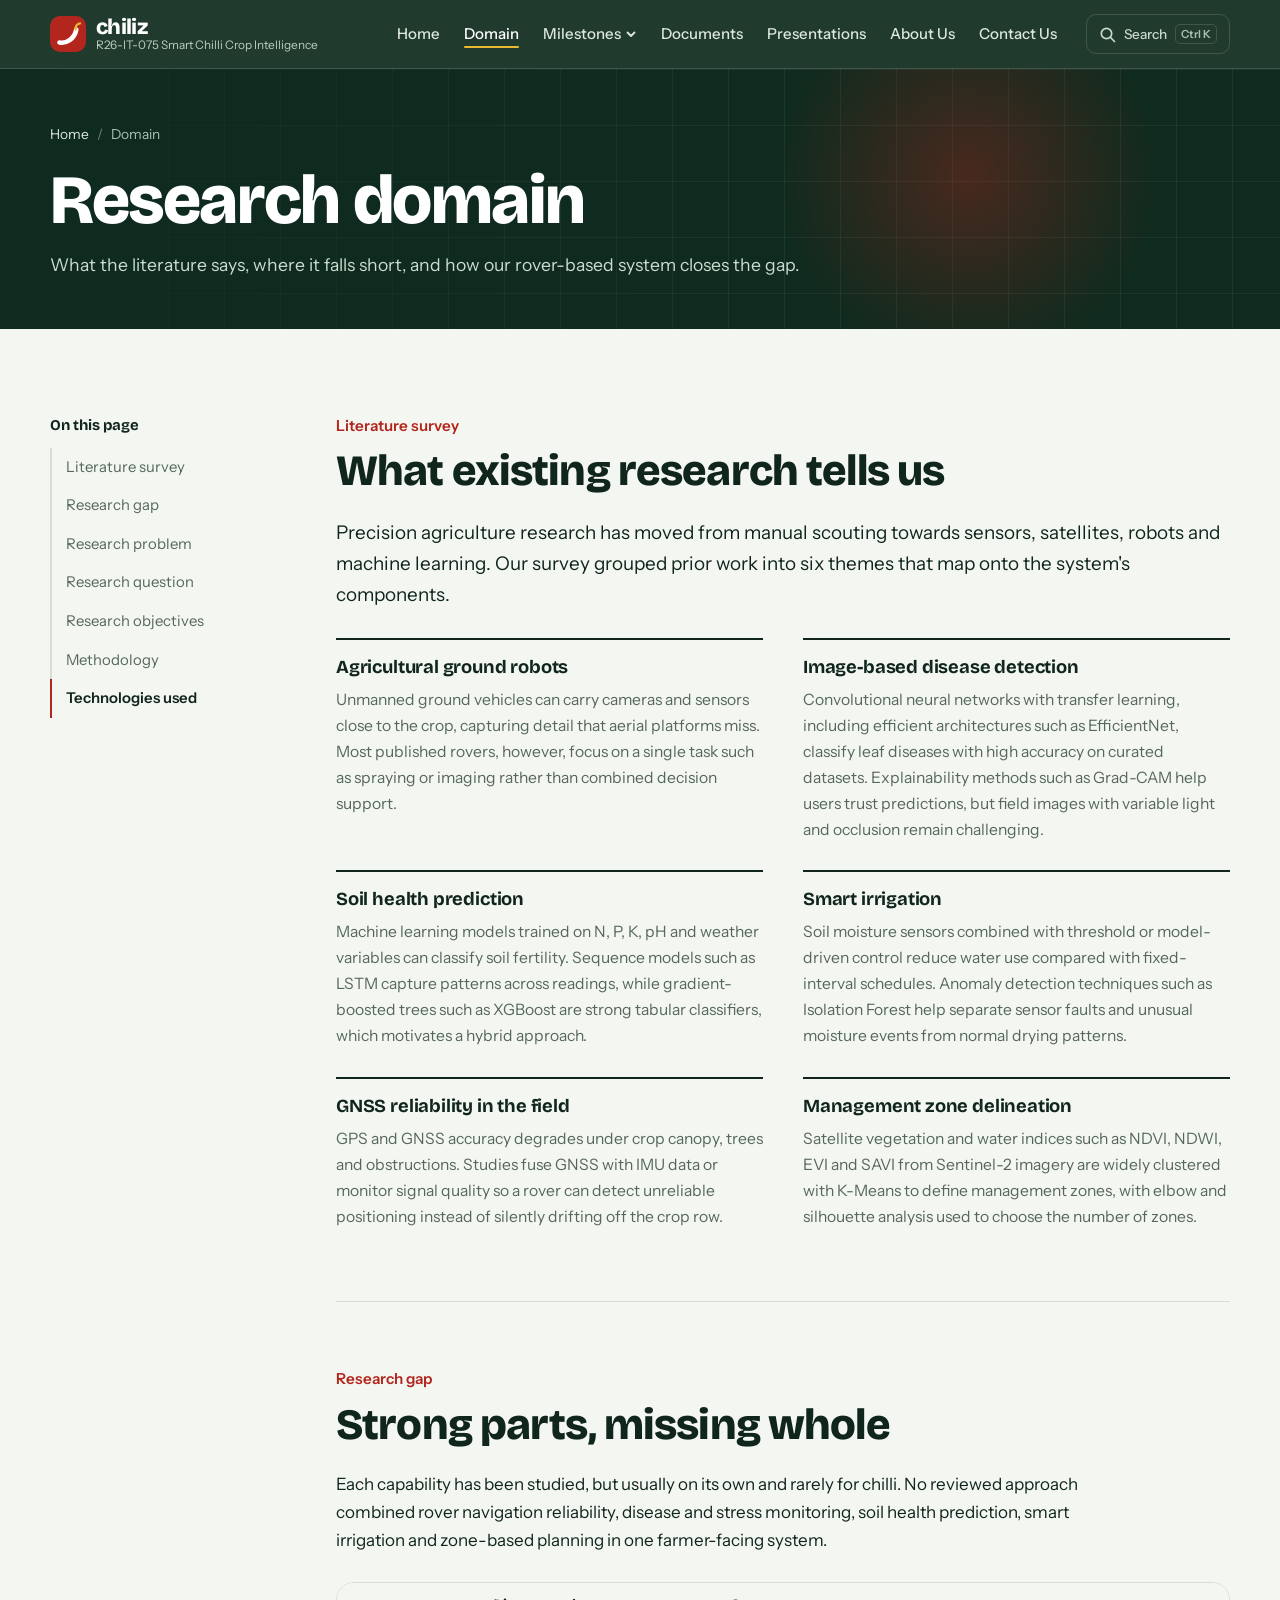
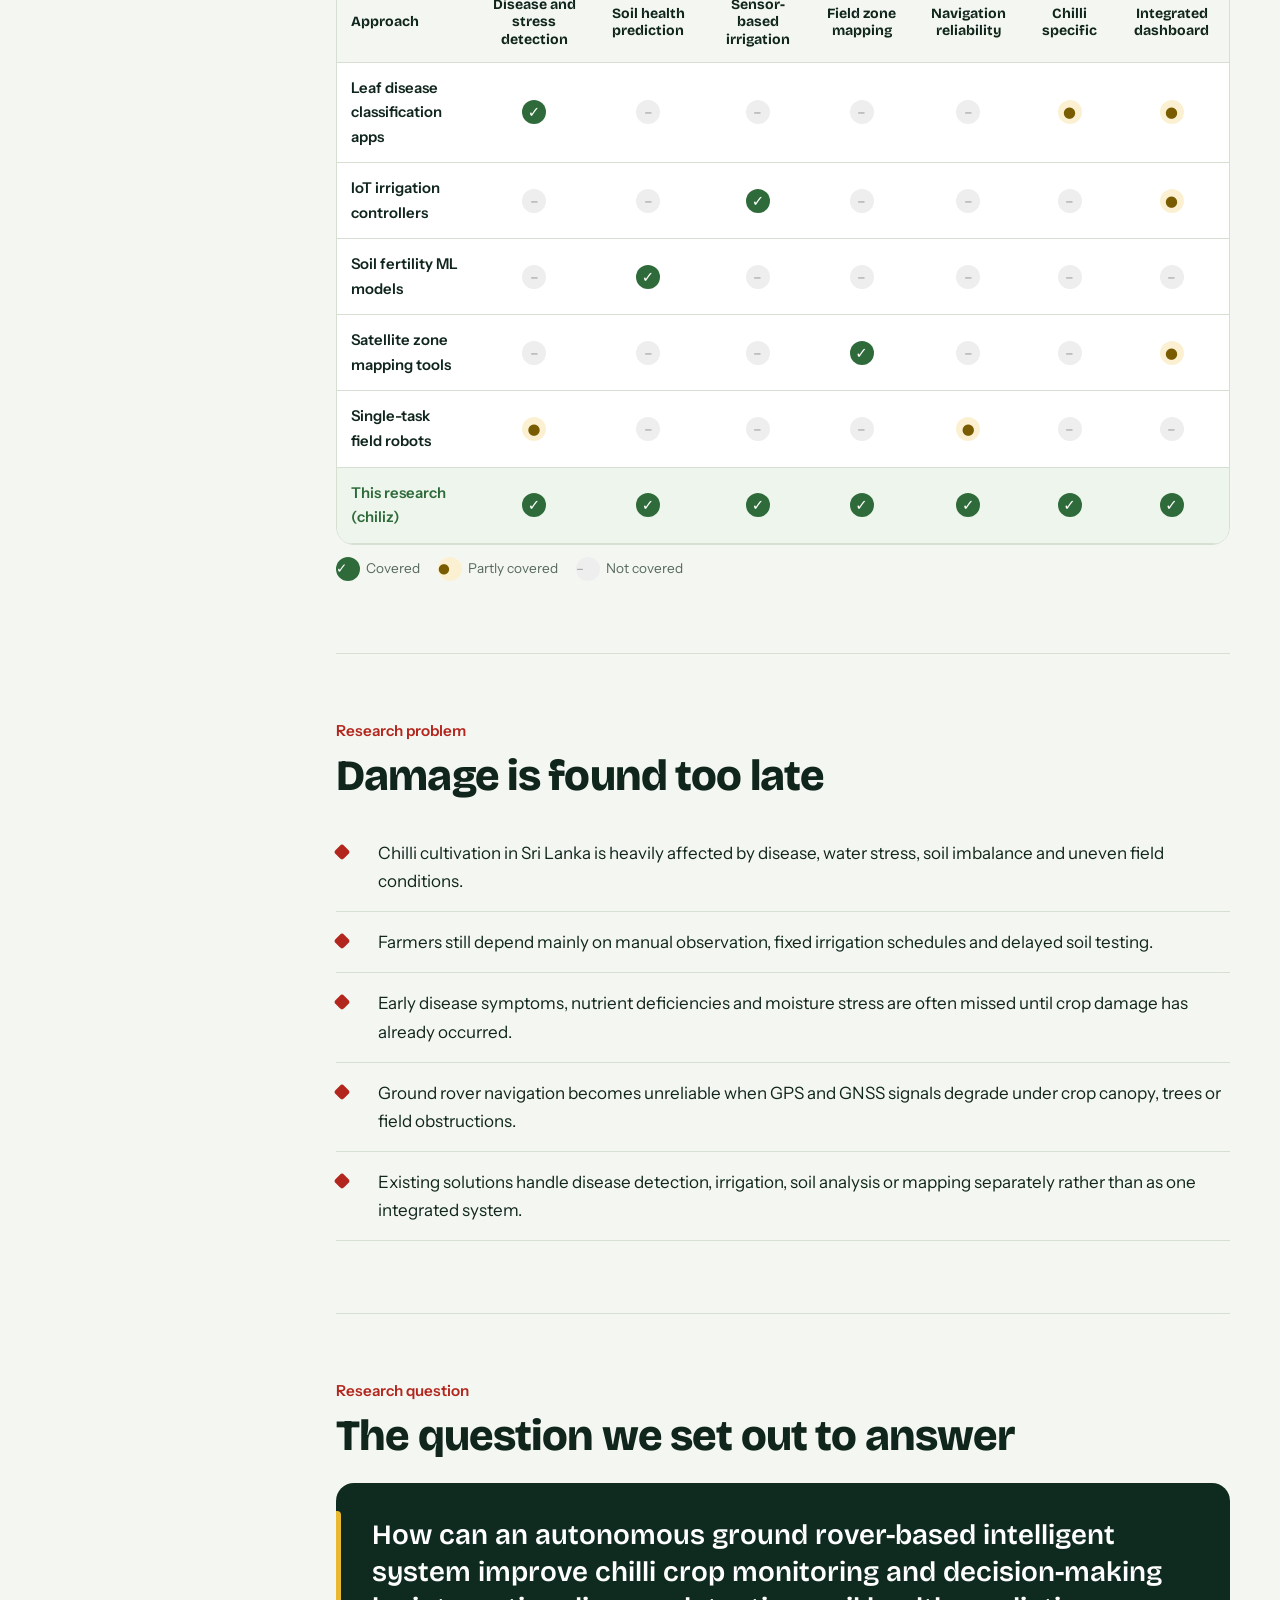
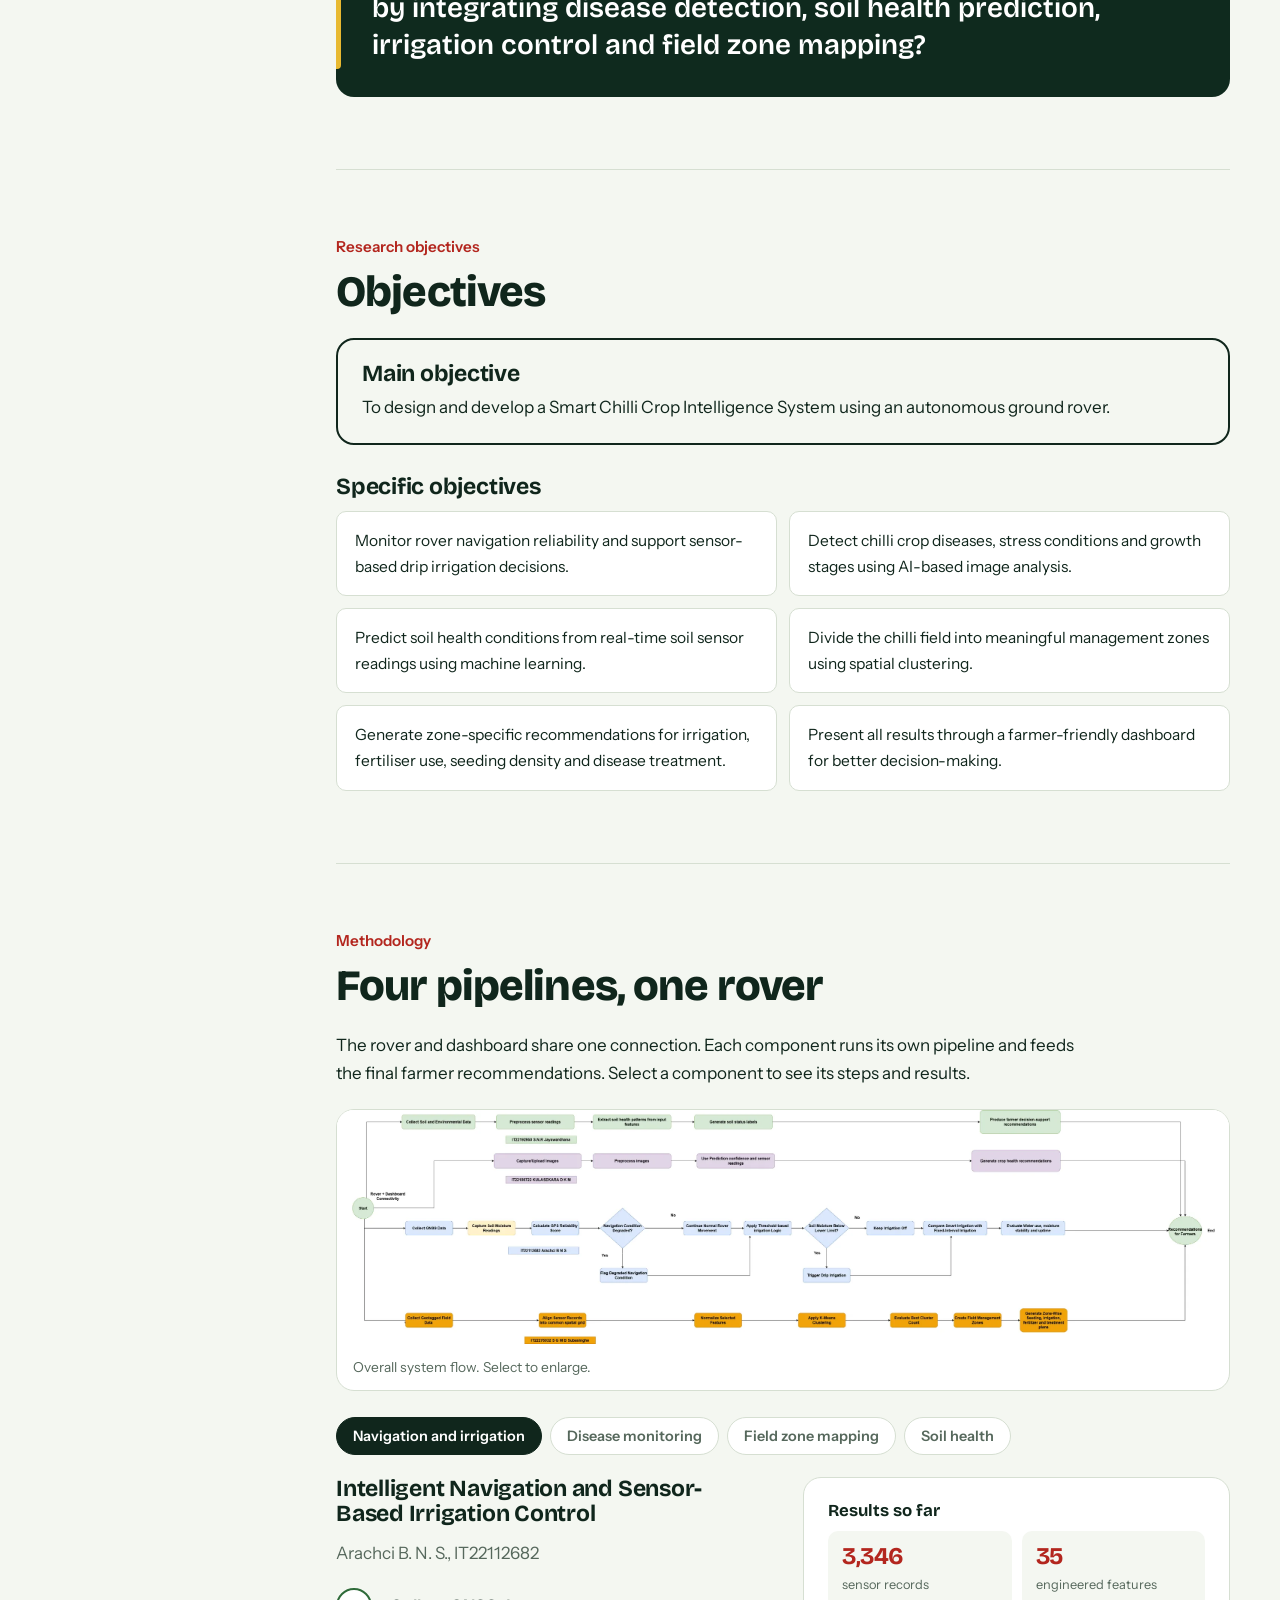
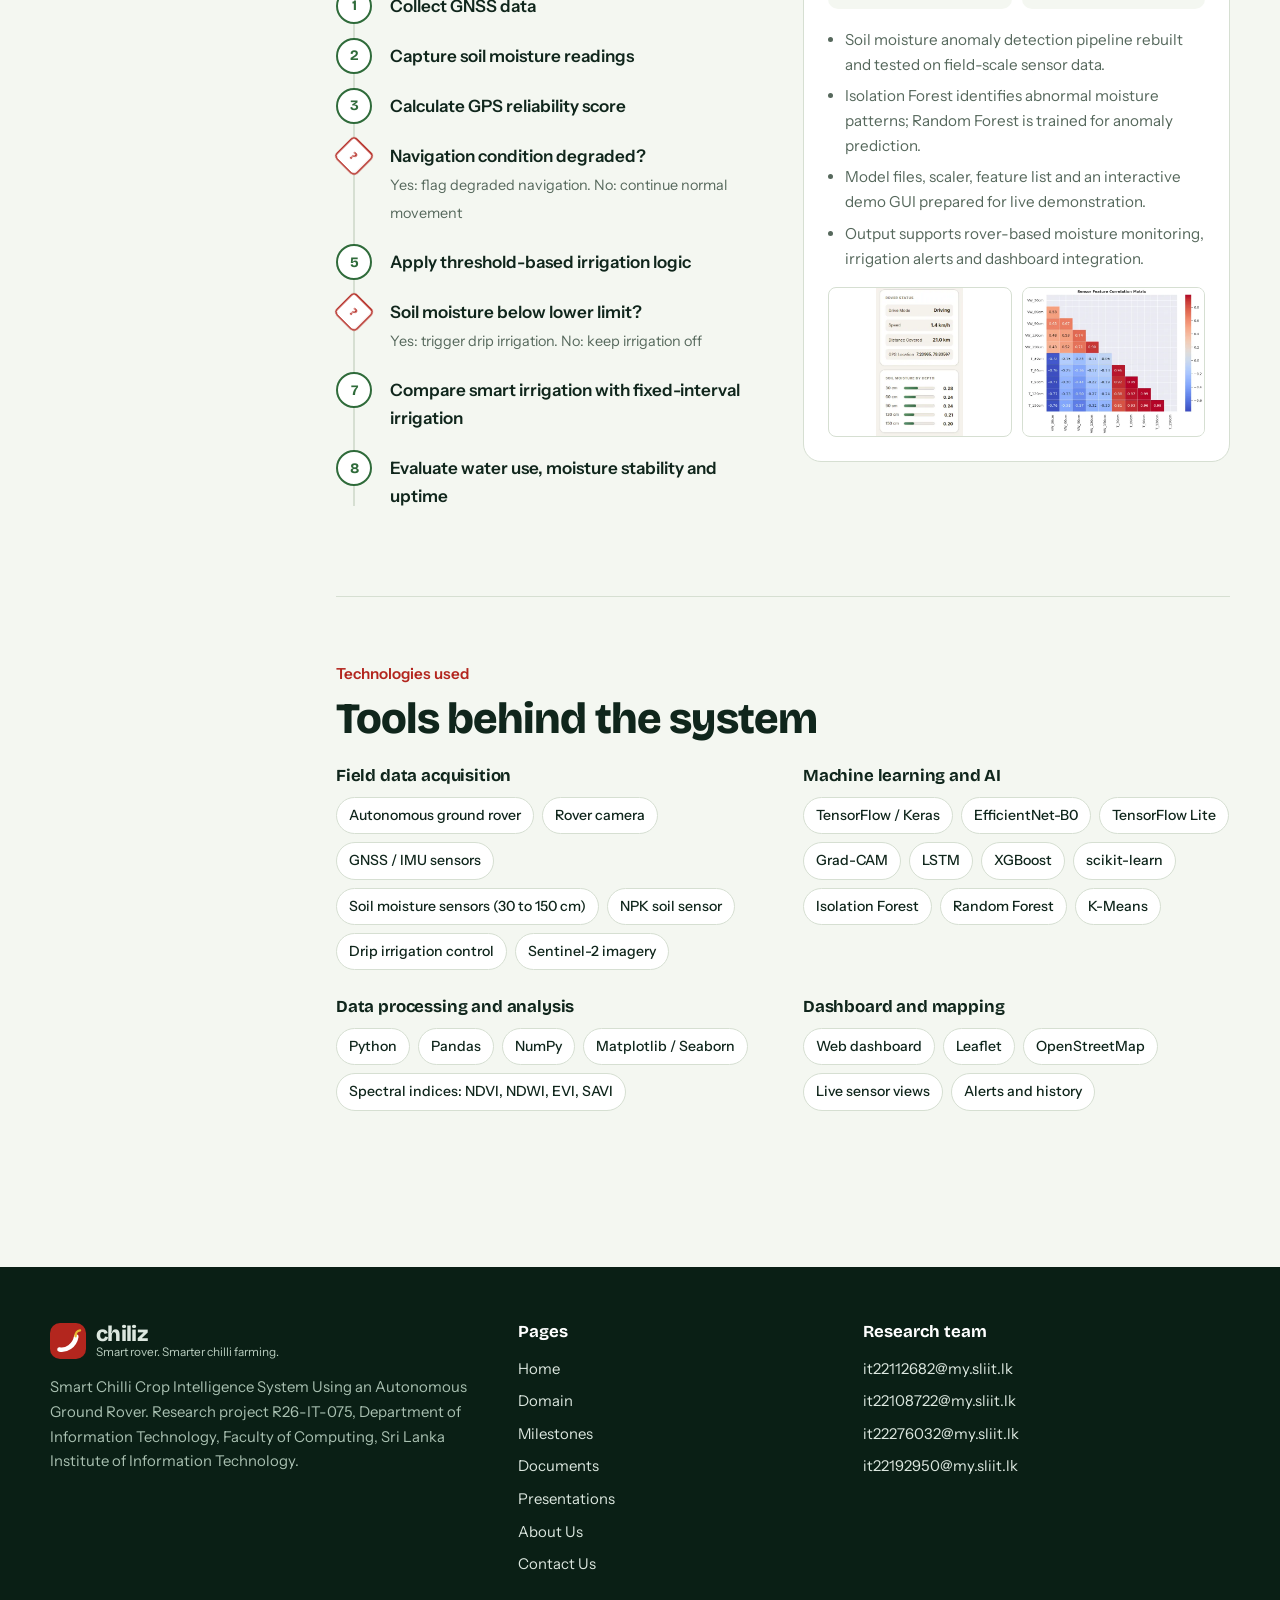
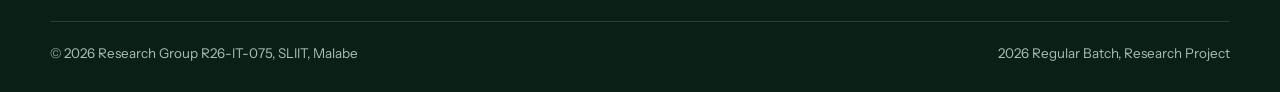
<file: domain.html>
<!doctype html>
<html lang="en">
<head>
<meta charset="utf-8">
<meta name="viewport" content="width=device-width, initial-scale=1">
<title>Domain | chiliz R26-IT-075</title>
<meta name="description" content="Literature survey, research gap, problem, question, objectives, methodology and technologies of the Smart Chilli Crop Intelligence System.">
<meta name="theme-color" content="#0F2A1E">
<link rel="icon" href="data:image/svg+xml,%3Csvg xmlns='http://www.w3.org/2000/svg' viewBox='0 0 36 36'%3E%3Crect width='36' height='36' rx='10' fill='%23B3261E'/%3E%3Cpath d='M9.5 26.5c6.5 1.2 15-3.2 16.8-13' stroke='%23fff' stroke-width='4.6' stroke-linecap='round' fill='none'/%3E%3Cpath d='M25.6 13.2c-.2-3.2 1.8-5.6 4.4-5.8' stroke='%23E8B931' stroke-width='2.4' stroke-linecap='round' fill='none'/%3E%3C/svg%3E">
<link rel="preconnect" href="https://fonts.googleapis.com">
<link rel="preconnect" href="https://fonts.gstatic.com" crossorigin>
<link href="https://fonts.googleapis.com/css2?family=Bricolage+Grotesque:opsz,wght@12..96,600;12..96,700;12..96,800&family=Instrument+Sans:wght@400;500;600&display=swap" rel="stylesheet">
<link rel="stylesheet" href="css/style.css">
<script defer src="js/main.js"></script>
</head>
<body>
<a class="skip" href="#main">Skip to content</a>
<header class="site-header">
  <div class="wrap nav-bar">
    <a class="brand" href="index.html" aria-label="chiliz research project home"><svg width="36" height="36" viewBox="0 0 36 36" aria-hidden="true"><rect width="36" height="36" rx="10" fill="#B3261E"/><path d="M9.5 26.5c6.5 1.2 15-3.2 16.8-13" stroke="#fff" stroke-width="4.6" stroke-linecap="round" fill="none"/><path d="M25.6 13.2c-.2-3.2 1.8-5.6 4.4-5.8" stroke="#E8B931" stroke-width="2.4" stroke-linecap="round" fill="none"/></svg><span class="brand-text"><span class="brand-name">chiliz</span><span class="brand-sub">R26-IT-075 Smart Chilli Crop Intelligence</span></span></a>
    <nav aria-label="Main"><ul class="nav-links"><li><a href="index.html">Home</a></li><li><a href="domain.html" aria-current="page">Domain</a></li><li class="has-dd"><button class="dd-btn" aria-expanded="false" aria-haspopup="true">Milestones <svg width="12" height="12" viewBox="0 0 12 12" aria-hidden="true"><path d="M2.5 4.5 6 8l3.5-3.5" stroke="currentColor" stroke-width="1.8" fill="none" stroke-linecap="round" stroke-linejoin="round"/></svg></button><ul class="dropdown"><li><a href="milestones.html#m-proposal">Project Proposal<span>15 Mar</span></a></li><li><a href="milestones.html#m-pp1">Progress Presentation 1<span>11 May</span></a></li><li><a href="milestones.html#m-pp2">Progress Presentation 2<span>31 Aug</span></a></li><li><a href="milestones.html#m-final">Final Assessment and Viva<span>19 Oct</span></a></li><li><a href="milestones.html#m-paper">Research Paper<span>23 Oct</span></a></li><li><a href="milestones.html">All milestones<span>13 items</span></a></li></ul></li><li><a href="documents.html">Documents</a></li><li><a href="presentations.html">Presentations</a></li><li><a href="about.html">About Us</a></li><li><a href="contact.html">Contact Us</a></li></ul></nav>
    <button class="icon-btn search-btn" aria-label="Search the site"><svg width="17" height="17" viewBox="0 0 17 17" aria-hidden="true"><circle cx="7.5" cy="7.5" r="5.2" stroke="currentColor" stroke-width="1.7" fill="none"/><path d="m11.5 11.5 4 4" stroke="currentColor" stroke-width="1.7" stroke-linecap="round"/></svg><span class="lbl">Search</span><kbd>Ctrl K</kbd></button>
    <button class="icon-btn menu-btn" aria-label="Open menu" aria-expanded="false"><svg width="20" height="20" viewBox="0 0 20 20" aria-hidden="true"><path d="M3 6h14M3 10h14M3 14h14" stroke="currentColor" stroke-width="1.8" stroke-linecap="round"/></svg></button>
  </div>
</header>
<main id="main">
<section class="page-hero"><div class="wrap">
<ol class="crumbs" aria-label="Breadcrumb"><li><a href="index.html">Home</a></li><li aria-current="page">Domain</li></ol>
<h1>Research domain</h1><p>What the literature says, where it falls short, and how our rover-based system closes the gap.</p></div></section>
<section class="section"><div class="wrap domain-layout">
<aside class="toc" aria-label="On this page"><p>On this page</p><ol>
<li><a href="#literature">Literature survey</a></li><li><a href="#gap">Research gap</a></li><li><a href="#problem">Research problem</a></li><li><a href="#question">Research question</a></li><li><a href="#objectives">Research objectives</a></li><li><a href="#methodology">Methodology</a></li><li><a href="#technologies">Technologies used</a></li></ol></aside>
<div>

<section class="dsec" id="literature">
<span class="kicker">Literature survey</span><h2>What existing research tells us</h2>
<p class="lead">Precision agriculture research has moved from manual scouting towards sensors, satellites, robots and machine learning. Our survey grouped prior work into six themes that map onto the system's components.</p>
<div class="lit">
<article data-reveal><h3>Agricultural ground robots</h3><p>Unmanned ground vehicles can carry cameras and sensors close to the crop, capturing detail that aerial platforms miss. Most published rovers, however, focus on a single task such as spraying or imaging rather than combined decision support.</p></article>
<article data-reveal><h3>Image-based disease detection</h3><p>Convolutional neural networks with transfer learning, including efficient architectures such as EfficientNet, classify leaf diseases with high accuracy on curated datasets. Explainability methods such as Grad-CAM help users trust predictions, but field images with variable light and occlusion remain challenging.</p></article>
<article data-reveal><h3>Soil health prediction</h3><p>Machine learning models trained on N, P, K, pH and weather variables can classify soil fertility. Sequence models such as LSTM capture patterns across readings, while gradient-boosted trees such as XGBoost are strong tabular classifiers, which motivates a hybrid approach.</p></article>
<article data-reveal><h3>Smart irrigation</h3><p>Soil moisture sensors combined with threshold or model-driven control reduce water use compared with fixed-interval schedules. Anomaly detection techniques such as Isolation Forest help separate sensor faults and unusual moisture events from normal drying patterns.</p></article>
<article data-reveal><h3>GNSS reliability in the field</h3><p>GPS and GNSS accuracy degrades under crop canopy, trees and obstructions. Studies fuse GNSS with IMU data or monitor signal quality so a rover can detect unreliable positioning instead of silently drifting off the crop row.</p></article>
<article data-reveal><h3>Management zone delineation</h3><p>Satellite vegetation and water indices such as NDVI, NDWI, EVI and SAVI from Sentinel-2 imagery are widely clustered with K-Means to define management zones, with elbow and silhouette analysis used to choose the number of zones.</p></article>
</div>
</section>

<section class="dsec" id="gap">
<span class="kicker">Research gap</span><h2>Strong parts, missing whole</h2>
<p>Each capability has been studied, but usually on its own and rarely for chilli. No reviewed approach combined rover navigation reliability, disease and stress monitoring, soil health prediction, smart irrigation and zone-based planning in one farmer-facing system.</p>
<div class="table-wrap"><table class="gap-table">
<thead><tr><th scope="col" style="text-align:left">Approach</th><th scope="col">Disease and stress detection</th><th scope="col">Soil health prediction</th><th scope="col">Sensor-based irrigation</th><th scope="col">Field zone mapping</th><th scope="col">Navigation reliability</th><th scope="col">Chilli specific</th><th scope="col">Integrated dashboard</th></tr></thead>
<tbody>
<tr><th scope="row">Leaf disease classification apps</th><td><span class="yes" title="Covered">&#10003;</span></td><td><span class="no" title="Not covered">&ndash;</span></td><td><span class="no" title="Not covered">&ndash;</span></td><td><span class="no" title="Not covered">&ndash;</span></td><td><span class="no" title="Not covered">&ndash;</span></td><td><span class="part" title="Partly covered">&#9679;</span></td><td><span class="part" title="Partly covered">&#9679;</span></td></tr>
<tr><th scope="row">IoT irrigation controllers</th><td><span class="no" title="Not covered">&ndash;</span></td><td><span class="no" title="Not covered">&ndash;</span></td><td><span class="yes" title="Covered">&#10003;</span></td><td><span class="no" title="Not covered">&ndash;</span></td><td><span class="no" title="Not covered">&ndash;</span></td><td><span class="no" title="Not covered">&ndash;</span></td><td><span class="part" title="Partly covered">&#9679;</span></td></tr>
<tr><th scope="row">Soil fertility ML models</th><td><span class="no" title="Not covered">&ndash;</span></td><td><span class="yes" title="Covered">&#10003;</span></td><td><span class="no" title="Not covered">&ndash;</span></td><td><span class="no" title="Not covered">&ndash;</span></td><td><span class="no" title="Not covered">&ndash;</span></td><td><span class="no" title="Not covered">&ndash;</span></td><td><span class="no" title="Not covered">&ndash;</span></td></tr>
<tr><th scope="row">Satellite zone mapping tools</th><td><span class="no" title="Not covered">&ndash;</span></td><td><span class="no" title="Not covered">&ndash;</span></td><td><span class="no" title="Not covered">&ndash;</span></td><td><span class="yes" title="Covered">&#10003;</span></td><td><span class="no" title="Not covered">&ndash;</span></td><td><span class="no" title="Not covered">&ndash;</span></td><td><span class="part" title="Partly covered">&#9679;</span></td></tr>
<tr><th scope="row">Single-task field robots</th><td><span class="part" title="Partly covered">&#9679;</span></td><td><span class="no" title="Not covered">&ndash;</span></td><td><span class="no" title="Not covered">&ndash;</span></td><td><span class="no" title="Not covered">&ndash;</span></td><td><span class="part" title="Partly covered">&#9679;</span></td><td><span class="no" title="Not covered">&ndash;</span></td><td><span class="no" title="Not covered">&ndash;</span></td></tr>
<tr class="ours"><th scope="row">This research (chiliz)</th><td><span class="yes" title="Covered">&#10003;</span></td><td><span class="yes" title="Covered">&#10003;</span></td><td><span class="yes" title="Covered">&#10003;</span></td><td><span class="yes" title="Covered">&#10003;</span></td><td><span class="yes" title="Covered">&#10003;</span></td><td><span class="yes" title="Covered">&#10003;</span></td><td><span class="yes" title="Covered">&#10003;</span></td></tr>
</tbody></table></div>
<div class="legend-row"><span><span class="yes" title="Covered">&#10003;</span> Covered</span><span><span class="part" title="Partly covered">&#9679;</span> Partly covered</span><span><span class="no" title="Not covered">&ndash;</span> Not covered</span></div>
</section>

<section class="dsec" id="problem">
<span class="kicker">Research problem</span><h2>Damage is found too late</h2>
<ul class="problem-list">
<li><span>Chilli cultivation in Sri Lanka is heavily affected by disease, water stress, soil imbalance and uneven field conditions.</span></li>
<li><span>Farmers still depend mainly on manual observation, fixed irrigation schedules and delayed soil testing.</span></li>
<li><span>Early disease symptoms, nutrient deficiencies and moisture stress are often missed until crop damage has already occurred.</span></li>
<li><span>Ground rover navigation becomes unreliable when GPS and GNSS signals degrade under crop canopy, trees or field obstructions.</span></li>
<li><span>Existing solutions handle disease detection, irrigation, soil analysis or mapping separately rather than as one integrated system.</span></li>
</ul>
</section>

<section class="dsec" id="question">
<span class="kicker">Research question</span><h2>The question we set out to answer</h2>
<p class="question">How can an autonomous ground rover-based intelligent system improve chilli crop monitoring and decision-making by integrating disease detection, soil health prediction, irrigation control and field zone mapping?</p>
</section>

<section class="dsec" id="objectives">
<span class="kicker">Research objectives</span><h2>Objectives</h2>
<div class="obj-main"><h3>Main objective</h3><p>To design and develop a Smart Chilli Crop Intelligence System using an autonomous ground rover.</p></div>
<h3 style="margin-top:30px">Specific objectives</h3>
<ul class="obj-list">
<li>Monitor rover navigation reliability and support sensor-based drip irrigation decisions.</li>
<li>Detect chilli crop diseases, stress conditions and growth stages using AI-based image analysis.</li>
<li>Predict soil health conditions from real-time soil sensor readings using machine learning.</li>
<li>Divide the chilli field into meaningful management zones using spatial clustering.</li>
<li>Generate zone-specific recommendations for irrigation, fertiliser use, seeding density and disease treatment.</li>
<li>Present all results through a farmer-friendly dashboard for better decision-making.</li>
</ul>
</section>

<section class="dsec" id="methodology">
<span class="kicker">Methodology</span><h2>Four pipelines, one rover</h2>
<p>The rover and dashboard share one connection. Each component runs its own pipeline and feeds the final farmer recommendations. Select a component to see its steps and results.</p>
<figure class="figure" style="margin:22px 0 0"><div class="flow-scroll" style="border:0;border-radius:0"><img src="images/system-flow.webp" data-zoom alt="Complete system flow diagram" width="2400" height="623" loading="lazy" decoding="async"></div><figcaption>Overall system flow. Select to enlarge.</figcaption></figure>

<div class="tabs" role="tablist" aria-label="Research components">
<button class="tab" role="tab" id="t-nav" data-key="navigation" aria-controls="navigation" aria-selected="false">Navigation and irrigation</button>
<button class="tab" role="tab" id="t-dis" data-key="disease" aria-controls="disease" aria-selected="false" tabindex="-1">Disease monitoring</button>
<button class="tab" role="tab" id="t-zone" data-key="zones" aria-controls="zones" aria-selected="false" tabindex="-1">Field zone mapping</button>
<button class="tab" role="tab" id="t-soil" data-key="soil" aria-controls="soil" aria-selected="false" tabindex="-1">Soil health</button>
</div>

<div class="panel" role="tabpanel" id="navigation" aria-labelledby="t-nav">
<div><h3>Intelligent Navigation and Sensor-Based Irrigation Control</h3><p class="muted">Arachci B. N. S., IT22112682</p>
<ol class="steps"><li style="--i:0"><strong>Collect GNSS data</strong></li><li style="--i:1"><strong>Capture soil moisture readings</strong></li><li style="--i:2"><strong>Calculate GPS reliability score</strong></li><li class="decision" style="--i:3"><strong>Navigation condition degraded?</strong><span>Yes: flag degraded navigation. No: continue normal movement</span></li><li style="--i:4"><strong>Apply threshold-based irrigation logic</strong></li><li class="decision" style="--i:5"><strong>Soil moisture below lower limit?</strong><span>Yes: trigger drip irrigation. No: keep irrigation off</span></li><li style="--i:6"><strong>Compare smart irrigation with fixed-interval irrigation</strong></li><li style="--i:7"><strong>Evaluate water use, moisture stability and uptime</strong></li></ol></div>
<div class="result-box"><h4>Results so far</h4>
<div class="metrics"><div class="metric"><b>3,346</b><span>sensor records</span></div><div class="metric"><b>35</b><span>engineered features</span></div></div>
<ul><li>Soil moisture anomaly detection pipeline rebuilt and tested on field-scale sensor data.</li><li>Isolation Forest identifies abnormal moisture patterns; Random Forest is trained for anomaly prediction.</li><li>Model files, scaler, feature list and an interactive demo GUI prepared for live demonstration.</li><li>Output supports rover-based moisture monitoring, irrigation alerts and dashboard integration.</li></ul>
<div class="shots"><img src="images/res-rover-status.webp" data-zoom alt="Dashboard rover status and soil moisture by depth" loading="lazy" decoding="async" width="286" height="485"><img src="images/res-moisture-corr.webp" data-zoom alt="Sensor feature correlation matrix" loading="lazy" decoding="async" width="658" height="531"></div></div>
</div>

<div class="panel" role="tabpanel" id="disease" aria-labelledby="t-dis" hidden>
<div><h3>AI-Based Chilli Crop Disease, Stress and Growth Monitoring</h3><p class="muted">Kulasekara D. K. M., IT22108722</p>
<p style="font-size:.97rem"><b>Sub-question:</b> How can an AI-based ground rover system detect chilli crop diseases, stress conditions and growth stages using image analysis and sensor data?</p>
<ol class="steps"><li style="--i:0"><strong>Collect chilli leaf and plant images</strong></li><li style="--i:1"><strong>Pre-process images</strong><span>Class mapping, splitting and augmentation</span></li><li style="--i:2"><strong>Train EfficientNet-B0 model</strong><span>Custom classification head</span></li><li style="--i:3"><strong>Classify chilli disease classes</strong></li><li style="--i:4"><strong>Evaluate model performance</strong></li><li style="--i:5"><strong>Use prediction confidence and sensor readings</strong></li><li style="--i:6"><strong>Generate crop health recommendations</strong></li></ol></div>
<div class="result-box"><h4>Results so far</h4>
<div class="metrics"><div class="metric"><b>8</b><span>disease classes</span></div><div class="metric"><b>TFLite</b><span>on-device model</span></div></div>
<ul><li>Disease detection pipeline completed on an 8-class chilli plant disease dataset.</li><li>Pre-processing, class mapping, train, validation and test splitting and augmentation implemented.</li><li>EfficientNet-B0 CNN developed with a custom classification head.</li><li>Class-wise evaluation used to find improvement areas; Grad-CAM planned to highlight affected regions.</li><li>Model export, label saving, TFLite conversion and an interactive prediction demo prepared.</li></ul>
<div class="shots"><img src="images/res-training.webp" data-zoom alt="Training history: model accuracy and loss across two phases" loading="lazy" decoding="async" width="1000" height="372"><img src="images/res-disease-demo.webp" data-zoom alt="Disease prediction demo running beside chilli plants" loading="lazy" decoding="async" width="500" height="889"></div></div>
</div>

<div class="panel" role="tabpanel" id="zones" aria-labelledby="t-zone" hidden>
<div><h3>Field Zone Mapping and Autonomous Seeding and Treatment Planning</h3><p class="muted">S. G. M. B. Subasinghe, IT22276032</p>
<ol class="steps"><li style="--i:0"><strong>Collect geotagged field data</strong></li><li style="--i:1"><strong>Align sensor records into a common spatial grid</strong></li><li style="--i:2"><strong>Normalise selected features</strong><span>NIR, SWIR, NDVI, NDWI, EVI and SAVI</span></li><li style="--i:3"><strong>Apply K-Means clustering</strong></li><li style="--i:4"><strong>Evaluate best cluster count</strong><span>Elbow and silhouette analysis</span></li><li style="--i:5"><strong>Create field management zones</strong></li><li style="--i:6"><strong>Generate zone-wise seeding, irrigation, fertiliser and treatment plans</strong></li></ol></div>
<div class="result-box"><h4>Results so far</h4>
<div class="metrics"><div class="metric"><b>120,130</b><span>cleaned records</span></div><div class="metric"><b>0.5423</b><span>silhouette score</span></div></div>
<ul><li>Zone mapping pipeline completed on Sentinel-2 multispectral crop and land-cover data.</li><li>K-Means applied with elbow and silhouette analysis to select the cluster count.</li><li>Final segmentation produced two major field-zone groups.</li><li>Zone distribution, centroid profiling and an interactive field-zone map demo prepared.</li></ul>
<div class="shots"><img src="images/res-zone-map.webp" data-zoom alt="Field zone map with dense crop, moderate cover, sparse, open field and edge zones" loading="lazy" decoding="async" width="900" height="509"><img src="images/res-zone-corr.webp" data-zoom alt="Spectral feature correlation matrix" loading="lazy" decoding="async" width="568" height="485"></div></div>
</div>

<div class="panel" role="tabpanel" id="soil" aria-labelledby="t-soil" hidden>
<div><h3>Soil Health Prediction Using a Hybrid LSTM and XGBoost Model</h3><p class="muted">S. N. R. Jayawardhana, IT22192950</p>
<ol class="steps"><li style="--i:0"><strong>Collect soil and environmental data</strong></li><li style="--i:1"><strong>Pre-process sensor readings</strong></li><li style="--i:2"><strong>Train LSTM-based soil health model</strong></li><li style="--i:3"><strong>Extract soil health patterns from input features</strong></li><li style="--i:4"><strong>Apply XGBoost for final classification</strong></li><li style="--i:5"><strong>Generate soil status labels</strong><span>Healthy, moderate or poor</span></li><li style="--i:6"><strong>Produce farmer decision-support recommendations</strong></li></ol></div>
<div class="result-box"><h4>Results so far</h4>
<div class="metrics"><div class="metric"><b>17,356</b><span>usable records of 20,000</span></div><div class="metric"><b>88.12%</b><span>LSTM accuracy</span></div><div class="metric"><b>89.46%</b><span>LSTM + XGBoost</span></div></div>
<ul><li>Soil health model completed on NPK-based agricultural sensor data.</li><li>Soil classified as healthy, moderate or poor from N, P, K, temperature, humidity, pH and rainfall.</li><li>The hybrid model improved test accuracy over LSTM alone.</li></ul>
<div class="shots"><img src="images/res-roc.webp" data-zoom alt="ROC curves for the LSTM and XGBoost model" loading="lazy" decoding="async" width="900" height="254"><img src="images/res-sensor-readings.webp" data-zoom alt="Dashboard live soil sensor readings" loading="lazy" decoding="async" width="900" height="592"></div></div>
</div>
</section>

<section class="dsec" id="technologies">
<span class="kicker">Technologies used</span><h2>Tools behind the system</h2>
<div class="tech">
<div><h3>Field data acquisition</h3><div class="pills"><span class="pill">Autonomous ground rover</span><span class="pill">Rover camera</span><span class="pill">GNSS / IMU sensors</span><span class="pill">Soil moisture sensors (30 to 150 cm)</span><span class="pill">NPK soil sensor</span><span class="pill">Drip irrigation control</span><span class="pill">Sentinel-2 imagery</span></div></div>
<div><h3>Machine learning and AI</h3><div class="pills"><span class="pill">TensorFlow / Keras</span><span class="pill">EfficientNet-B0</span><span class="pill">TensorFlow Lite</span><span class="pill">Grad-CAM</span><span class="pill">LSTM</span><span class="pill">XGBoost</span><span class="pill">scikit-learn</span><span class="pill">Isolation Forest</span><span class="pill">Random Forest</span><span class="pill">K-Means</span></div></div>
<div><h3>Data processing and analysis</h3><div class="pills"><span class="pill">Python</span><span class="pill">Pandas</span><span class="pill">NumPy</span><span class="pill">Matplotlib / Seaborn</span><span class="pill">Spectral indices: NDVI, NDWI, EVI, SAVI</span></div></div>
<div><h3>Dashboard and mapping</h3><div class="pills"><span class="pill">Web dashboard</span><span class="pill">Leaflet</span><span class="pill">OpenStreetMap</span><span class="pill">Live sensor views</span><span class="pill">Alerts and history</span></div></div>
</div>
</section>

</div></div></section>

</main>
<footer class="site-footer">
  <div class="wrap">
    <div class="foot-grid">
      <div>
        <a class="brand" href="index.html"><svg width="36" height="36" viewBox="0 0 36 36" aria-hidden="true"><rect width="36" height="36" rx="10" fill="#B3261E"/><path d="M9.5 26.5c6.5 1.2 15-3.2 16.8-13" stroke="#fff" stroke-width="4.6" stroke-linecap="round" fill="none"/><path d="M25.6 13.2c-.2-3.2 1.8-5.6 4.4-5.8" stroke="#E8B931" stroke-width="2.4" stroke-linecap="round" fill="none"/></svg><span class="brand-text"><span class="brand-name">chiliz</span><span class="brand-sub">Smart rover. Smarter chilli farming.</span></span></a>
        <p style="margin-top:16px;max-width:42ch">Smart Chilli Crop Intelligence System Using an Autonomous Ground Rover. Research project R26-IT-075, Department of Information Technology, Faculty of Computing, Sri Lanka Institute of Information Technology.</p>
      </div>
      <div>
        <h4>Pages</h4>
        <ul><li><a href="index.html">Home</a></li><li><a href="domain.html">Domain</a></li><li><a href="milestones.html">Milestones</a></li><li><a href="documents.html">Documents</a></li><li><a href="presentations.html">Presentations</a></li><li><a href="about.html">About Us</a></li><li><a href="contact.html">Contact Us</a></li></ul>
      </div>
      <div>
        <h4>Research team</h4>
        <ul>
          <li><a href="mailto:it22112682@my.sliit.lk">it22112682@my.sliit.lk</a></li>
          <li><a href="mailto:it22108722@my.sliit.lk">it22108722@my.sliit.lk</a></li>
          <li><a href="mailto:it22276032@my.sliit.lk">it22276032@my.sliit.lk</a></li>
          <li><a href="mailto:it22192950@my.sliit.lk">it22192950@my.sliit.lk</a></li>
        </ul>
      </div>
    </div>
    <div class="foot-base"><span>&copy; 2026 Research Group R26-IT-075, SLIIT, Malabe</span><span>2026 Regular Batch, Research Project</span></div>
  </div>
</footer>
<button class="to-top" aria-label="Back to top"><svg width="18" height="18" viewBox="0 0 18 18" aria-hidden="true"><path d="M9 14V4M5 8l4-4 4 4" stroke="currentColor" stroke-width="2" fill="none" stroke-linecap="round" stroke-linejoin="round"/></svg></button>
<dialog class="search" id="search" aria-label="Search the site"><input type="search" placeholder="Search pages and sections" aria-label="Search"><ul></ul></dialog>
<dialog class="lightbox" id="lightbox" aria-label="Image preview"><button class="icon-btn" aria-label="Close preview"><svg width="18" height="18" viewBox="0 0 18 18" aria-hidden="true"><path d="m4 4 10 10M14 4 4 14" stroke="currentColor" stroke-width="1.8" stroke-linecap="round"/></svg></button><img alt=""></dialog>
</body>
</html>
</file>
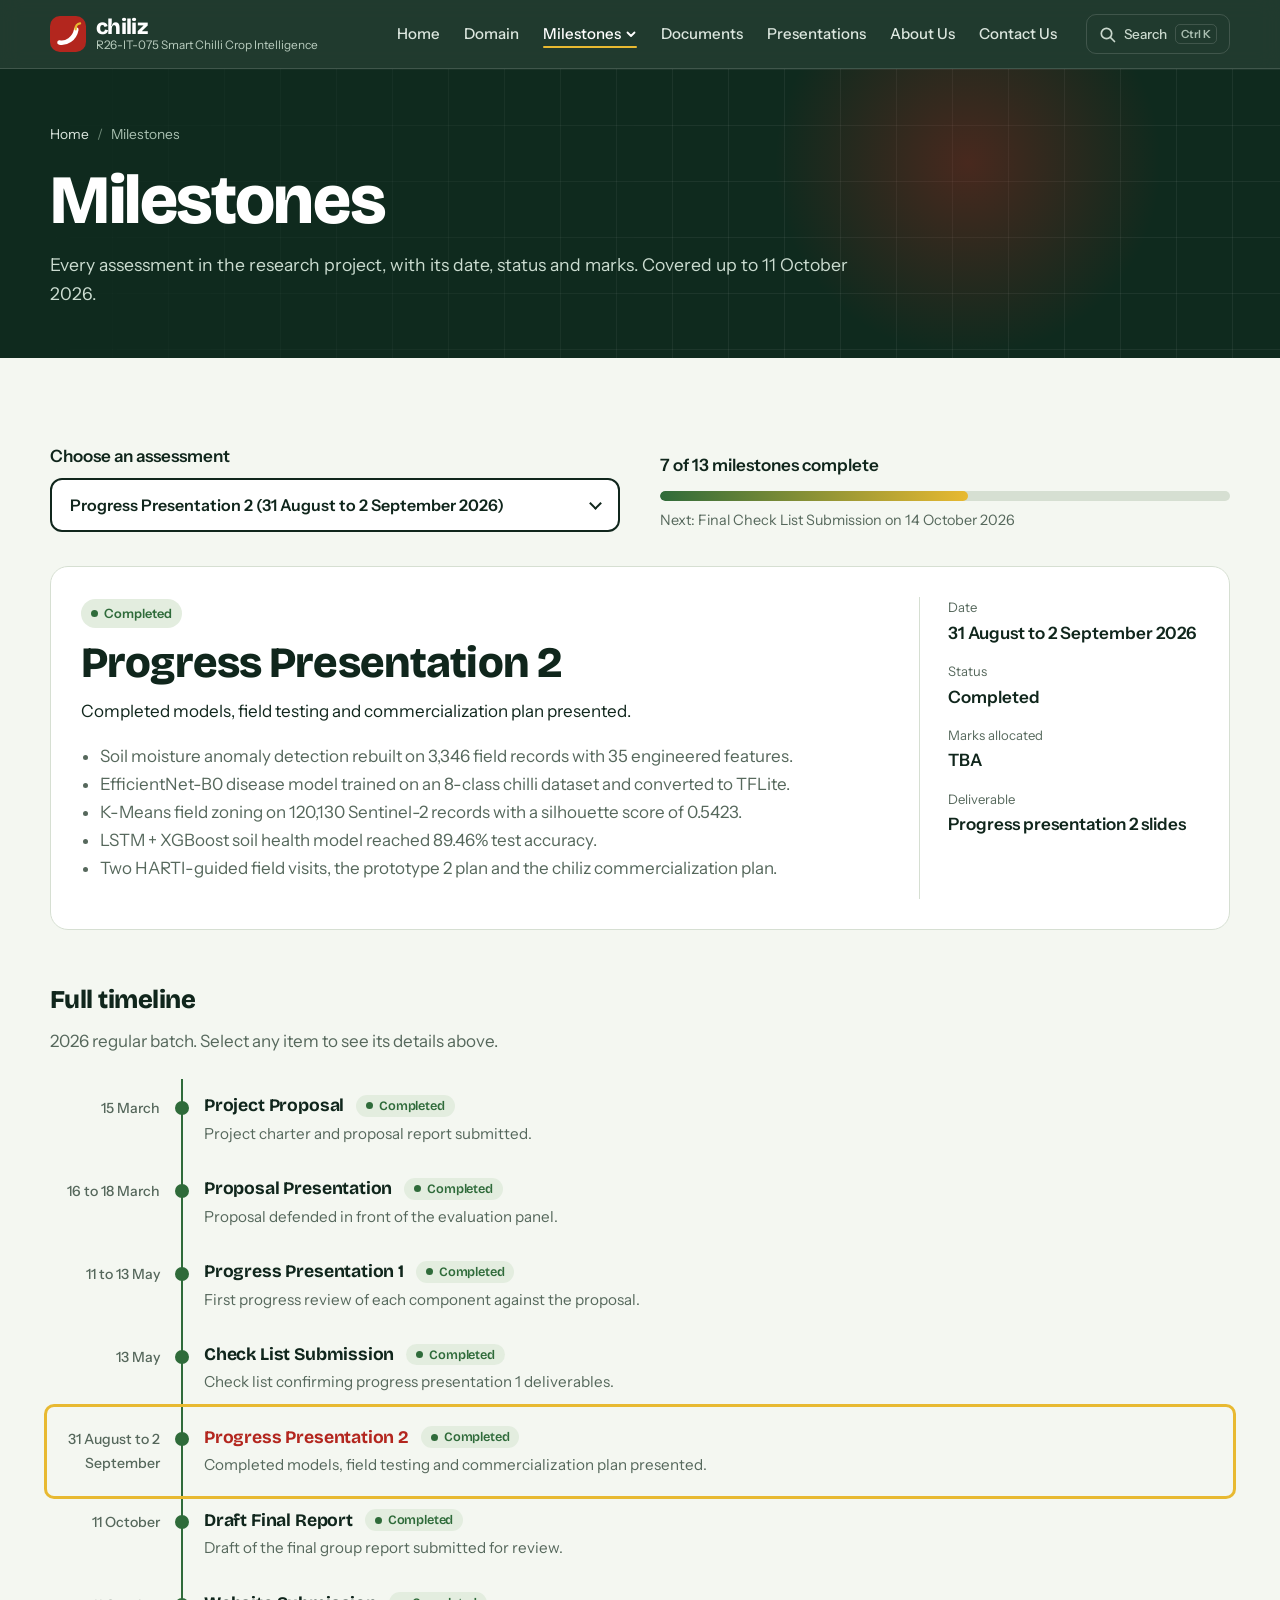
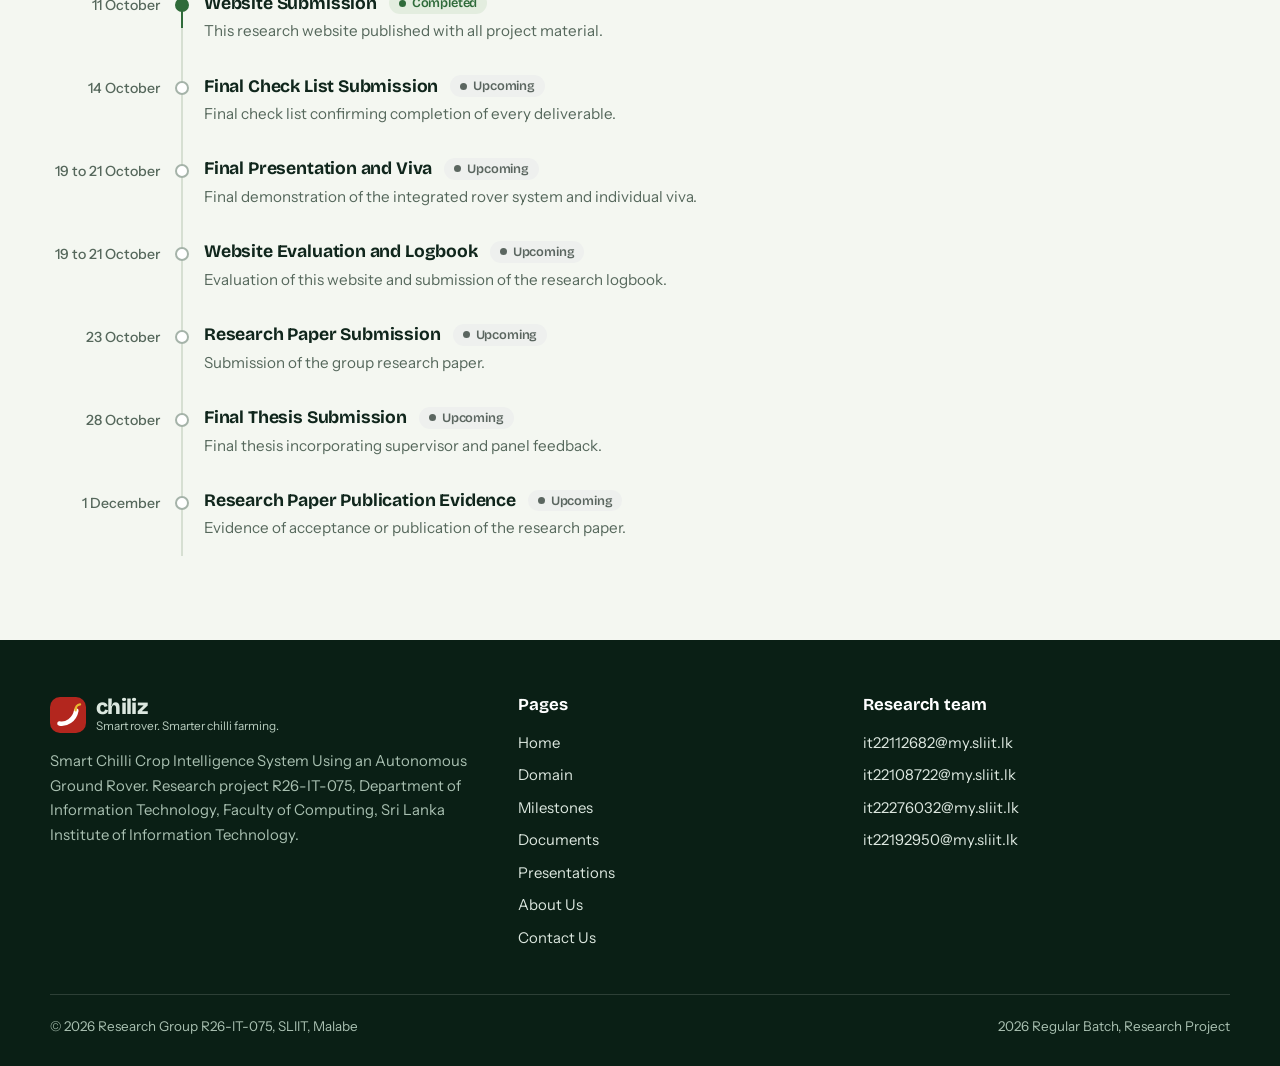
<file: milestones.html>
<!doctype html>
<html lang="en">
<head>
<meta charset="utf-8">
<meta name="viewport" content="width=device-width, initial-scale=1">
<title>Milestones | chiliz R26-IT-075</title>
<meta name="description" content="Assessment milestones of research project R26-IT-075 with dates, status and marks.">
<meta name="theme-color" content="#0F2A1E">
<link rel="icon" href="data:image/svg+xml,%3Csvg xmlns='http://www.w3.org/2000/svg' viewBox='0 0 36 36'%3E%3Crect width='36' height='36' rx='10' fill='%23B3261E'/%3E%3Cpath d='M9.5 26.5c6.5 1.2 15-3.2 16.8-13' stroke='%23fff' stroke-width='4.6' stroke-linecap='round' fill='none'/%3E%3Cpath d='M25.6 13.2c-.2-3.2 1.8-5.6 4.4-5.8' stroke='%23E8B931' stroke-width='2.4' stroke-linecap='round' fill='none'/%3E%3C/svg%3E">
<link rel="preconnect" href="https://fonts.googleapis.com">
<link rel="preconnect" href="https://fonts.gstatic.com" crossorigin>
<link href="https://fonts.googleapis.com/css2?family=Bricolage+Grotesque:opsz,wght@12..96,600;12..96,700;12..96,800&family=Instrument+Sans:wght@400;500;600&display=swap" rel="stylesheet">
<link rel="stylesheet" href="css/style.css">
<script defer src="js/main.js"></script>
</head>
<body>
<a class="skip" href="#main">Skip to content</a>
<header class="site-header">
  <div class="wrap nav-bar">
    <a class="brand" href="index.html" aria-label="chiliz research project home"><svg width="36" height="36" viewBox="0 0 36 36" aria-hidden="true"><rect width="36" height="36" rx="10" fill="#B3261E"/><path d="M9.5 26.5c6.5 1.2 15-3.2 16.8-13" stroke="#fff" stroke-width="4.6" stroke-linecap="round" fill="none"/><path d="M25.6 13.2c-.2-3.2 1.8-5.6 4.4-5.8" stroke="#E8B931" stroke-width="2.4" stroke-linecap="round" fill="none"/></svg><span class="brand-text"><span class="brand-name">chiliz</span><span class="brand-sub">R26-IT-075 Smart Chilli Crop Intelligence</span></span></a>
    <nav aria-label="Main"><ul class="nav-links"><li><a href="index.html">Home</a></li><li><a href="domain.html">Domain</a></li><li class="has-dd"><button class="dd-btn is-current" aria-expanded="false" aria-haspopup="true">Milestones <svg width="12" height="12" viewBox="0 0 12 12" aria-hidden="true"><path d="M2.5 4.5 6 8l3.5-3.5" stroke="currentColor" stroke-width="1.8" fill="none" stroke-linecap="round" stroke-linejoin="round"/></svg></button><ul class="dropdown"><li><a href="milestones.html#m-proposal">Project Proposal<span>15 Mar</span></a></li><li><a href="milestones.html#m-pp1">Progress Presentation 1<span>11 May</span></a></li><li><a href="milestones.html#m-pp2">Progress Presentation 2<span>31 Aug</span></a></li><li><a href="milestones.html#m-final">Final Assessment and Viva<span>19 Oct</span></a></li><li><a href="milestones.html#m-paper">Research Paper<span>23 Oct</span></a></li><li><a href="milestones.html">All milestones<span>13 items</span></a></li></ul></li><li><a href="documents.html">Documents</a></li><li><a href="presentations.html">Presentations</a></li><li><a href="about.html">About Us</a></li><li><a href="contact.html">Contact Us</a></li></ul></nav>
    <button class="icon-btn search-btn" aria-label="Search the site"><svg width="17" height="17" viewBox="0 0 17 17" aria-hidden="true"><circle cx="7.5" cy="7.5" r="5.2" stroke="currentColor" stroke-width="1.7" fill="none"/><path d="m11.5 11.5 4 4" stroke="currentColor" stroke-width="1.7" stroke-linecap="round"/></svg><span class="lbl">Search</span><kbd>Ctrl K</kbd></button>
    <button class="icon-btn menu-btn" aria-label="Open menu" aria-expanded="false"><svg width="20" height="20" viewBox="0 0 20 20" aria-hidden="true"><path d="M3 6h14M3 10h14M3 14h14" stroke="currentColor" stroke-width="1.8" stroke-linecap="round"/></svg></button>
  </div>
</header>
<main id="main">
<section class="page-hero"><div class="wrap">
<ol class="crumbs" aria-label="Breadcrumb"><li><a href="index.html">Home</a></li><li aria-current="page">Milestones</li></ol>
<h1>Milestones</h1><p>Every assessment in the research project, with its date, status and marks. Covered up to 11 October 2026.</p></div></section>
<section class="section"><div class="wrap">
<div class="ms-top">
  <div class="select-wrap"><label for="ms-select">Choose an assessment</label><select id="ms-select" data-default="m-pp2"><option value="m-proposal">Project Proposal (15 March 2026)</option><option value="m-proposal-pres">Proposal Presentation (16 to 18 March 2026)</option><option value="m-pp1">Progress Presentation 1 (11 to 13 May 2026)</option><option value="m-checklist">Check List Submission (13 May 2026)</option><option value="m-pp2">Progress Presentation 2 (31 August to 2 September 2026)</option><option value="m-draft">Draft Final Report (11 October 2026)</option><option value="m-web">Website Submission (11 October 2026)</option><option value="m-final-check">Final Check List Submission (14 October 2026)</option><option value="m-final">Final Presentation and Viva (19 to 21 October 2026)</option><option value="m-logbook">Website Evaluation and Logbook (19 to 21 October 2026)</option><option value="m-paper">Research Paper Submission (23 October 2026)</option><option value="m-thesis">Final Thesis Submission (28 October 2026)</option><option value="m-pub">Research Paper Publication Evidence (1 December 2026)</option></select></div>
  <div><p style="margin:0;font-weight:600">7 of 13 milestones complete</p><div class="progress" aria-hidden="true"><i data-w="54%"></i></div><p class="muted" style="margin:0;font-size:.9rem">Next: Final Check List Submission on 14 October 2026</p></div>
</div>
<div class="ms-detail" id="ms-detail" aria-live="polite"></div>
<h2 style="font-size:1.6rem">Full timeline</h2>
<p class="muted">2026 regular batch. Select any item to see its details above.</p>
<div class="timeline" style="margin-top:24px"><span class="fill" data-h="51%" aria-hidden="true"></span><ol><li class="tl done" id="m-proposal"><time>15 March</time><div><h3>Project Proposal <span class="status done">Completed</span></h3><p>Project charter and proposal report submitted.</p></div><template><div><span class="status done">Completed</span><h2 style="margin:12px 0 10px">Project Proposal</h2><p>Project charter and proposal report submitted.</p><ul><li>Project charter defining scope, stakeholders, roles and schedule.</li><li>Proposal report covering the research problem, objectives, literature, methodology and work breakdown for all four components.</li><li>Each member defined an individual sub-research question within the shared rover system.</li></ul></div>
<dl><div><dt>Date</dt><dd>15 March 2026</dd></div><div><dt>Status</dt><dd>Completed</dd></div><div><dt>Marks allocated</dt><dd>TBA</dd></div><div><dt>Deliverable</dt><dd>Project Charter, Project Proposal</dd></div></dl></template></li><li class="tl done" id="m-proposal-pres"><time>16 to 18 March</time><div><h3>Proposal Presentation <span class="status done">Completed</span></h3><p>Proposal defended in front of the evaluation panel.</p></div><template><div><span class="status done">Completed</span><h2 style="margin:12px 0 10px">Proposal Presentation</h2><p>Proposal defended in front of the evaluation panel.</p><ul><li>Presented the integrated rover concept and the four research components.</li><li>Panel feedback was used to sharpen the scope of navigation, disease, soil and zone-mapping work.</li></ul></div>
<dl><div><dt>Date</dt><dd>16 to 18 March 2026</dd></div><div><dt>Status</dt><dd>Completed</dd></div><div><dt>Marks allocated</dt><dd>TBA</dd></div><div><dt>Deliverable</dt><dd>Proposal presentation slides</dd></div></dl></template></li><li class="tl done" id="m-pp1"><time>11 to 13 May</time><div><h3>Progress Presentation 1 <span class="status done">Completed</span></h3><p>First progress review of each component against the proposal.</p></div><template><div><span class="status done">Completed</span><h2 style="margin:12px 0 10px">Progress Presentation 1</h2><p>First progress review of each component against the proposal.</p><ul><li>Datasets collected and pre-processing pipelines set up for each component.</li><li>First rover prototype assembled for field data collection.</li><li>Feedback captured in the logbook and used to plan the next phase.</li></ul></div>
<dl><div><dt>Date</dt><dd>11 to 13 May 2026</dd></div><div><dt>Status</dt><dd>Completed</dd></div><div><dt>Marks allocated</dt><dd>TBA</dd></div><div><dt>Deliverable</dt><dd>Progress presentation 1 slides</dd></div></dl></template></li><li class="tl done" id="m-checklist"><time>13 May</time><div><h3>Check List Submission <span class="status done">Completed</span></h3><p>Check list confirming progress presentation 1 deliverables.</p></div><template><div><span class="status done">Completed</span><h2 style="margin:12px 0 10px">Check List Submission</h2><p>Check list confirming progress presentation 1 deliverables.</p><ul><li>Component-wise check list signed off with the supervisor.</li><li>Confirms the work presented at progress presentation 1.</li></ul></div>
<dl><div><dt>Date</dt><dd>13 May 2026</dd></div><div><dt>Status</dt><dd>Completed</dd></div><div><dt>Marks allocated</dt><dd>TBA</dd></div><div><dt>Deliverable</dt><dd>Check list document</dd></div></dl></template></li><li class="tl done" id="m-pp2"><time>31 August to 2 September</time><div><h3>Progress Presentation 2 <span class="status done">Completed</span></h3><p>Completed models, field testing and commercialization plan presented.</p></div><template><div><span class="status done">Completed</span><h2 style="margin:12px 0 10px">Progress Presentation 2</h2><p>Completed models, field testing and commercialization plan presented.</p><ul><li>Soil moisture anomaly detection rebuilt on 3,346 field records with 35 engineered features.</li><li>EfficientNet-B0 disease model trained on an 8-class chilli dataset and converted to TFLite.</li><li>K-Means field zoning on 120,130 Sentinel-2 records with a silhouette score of 0.5423.</li><li>LSTM + XGBoost soil health model reached 89.46% test accuracy.</li><li>Two HARTI-guided field visits, the prototype 2 plan and the chiliz commercialization plan.</li></ul></div>
<dl><div><dt>Date</dt><dd>31 August to 2 September 2026</dd></div><div><dt>Status</dt><dd>Completed</dd></div><div><dt>Marks allocated</dt><dd>TBA</dd></div><div><dt>Deliverable</dt><dd>Progress presentation 2 slides</dd></div></dl></template></li><li class="tl done" id="m-draft"><time>11 October</time><div><h3>Draft Final Report <span class="status done">Completed</span></h3><p>Draft of the final group report submitted for review.</p></div><template><div><span class="status done">Completed</span><h2 style="margin:12px 0 10px">Draft Final Report</h2><p>Draft of the final group report submitted for review.</p><ul><li>Complete draft of the group report covering all four components and integration.</li><li>Submitted to the supervisor and co-supervisor for comments before the final thesis.</li></ul></div>
<dl><div><dt>Date</dt><dd>11 October 2026</dd></div><div><dt>Status</dt><dd>Completed</dd></div><div><dt>Marks allocated</dt><dd>TBA</dd></div><div><dt>Deliverable</dt><dd>Group Report (draft)</dd></div></dl></template></li><li class="tl done" id="m-web"><time>11 October</time><div><h3>Website Submission <span class="status done">Completed</span></h3><p>This research website published with all project material.</p></div><template><div><span class="status done">Completed</span><h2 style="margin:12px 0 10px">Website Submission</h2><p>This research website published with all project material.</p><ul><li>Seven-page site covering the domain, milestones, documents, presentations, team and contacts.</li><li>Provides view and download access to all submitted documents and slides.</li></ul></div>
<dl><div><dt>Date</dt><dd>11 October 2026</dd></div><div><dt>Status</dt><dd>Completed</dd></div><div><dt>Marks allocated</dt><dd>TBA</dd></div><div><dt>Deliverable</dt><dd>Project website</dd></div></dl></template></li><li class="tl next" id="m-final-check"><time>14 October</time><div><h3>Final Check List Submission <span class="status next">Upcoming</span></h3><p>Final check list confirming completion of every deliverable.</p></div><template><div><span class="status next">Upcoming</span><h2 style="margin:12px 0 10px">Final Check List Submission</h2><p>Final check list confirming completion of every deliverable.</p><ul><li>Final sign-off of component deliverables against the proposal objectives.</li></ul></div>
<dl><div><dt>Date</dt><dd>14 October 2026</dd></div><div><dt>Status</dt><dd>Upcoming</dd></div><div><dt>Marks allocated</dt><dd>TBA</dd></div><div><dt>Deliverable</dt><dd>Final check list</dd></div></dl></template></li><li class="tl next" id="m-final"><time>19 to 21 October</time><div><h3>Final Presentation and Viva <span class="status next">Upcoming</span></h3><p>Final demonstration of the integrated rover system and individual viva.</p></div><template><div><span class="status next">Upcoming</span><h2 style="margin:12px 0 10px">Final Presentation and Viva</h2><p>Final demonstration of the integrated rover system and individual viva.</p><ul><li>Live demonstration of the rover, models and farmer dashboard.</li><li>Individual viva on each member's research component.</li></ul></div>
<dl><div><dt>Date</dt><dd>19 to 21 October 2026</dd></div><div><dt>Status</dt><dd>Upcoming</dd></div><div><dt>Marks allocated</dt><dd>TBA</dd></div><div><dt>Deliverable</dt><dd>Final presentation slides</dd></div></dl></template></li><li class="tl next" id="m-logbook"><time>19 to 21 October</time><div><h3>Website Evaluation and Logbook <span class="status next">Upcoming</span></h3><p>Evaluation of this website and submission of the research logbook.</p></div><template><div><span class="status next">Upcoming</span><h2 style="margin:12px 0 10px">Website Evaluation and Logbook</h2><p>Evaluation of this website and submission of the research logbook.</p><ul><li>Website reviewed against the required seven-page structure.</li><li>Logbook of supervisor meetings and progress submitted.</li></ul></div>
<dl><div><dt>Date</dt><dd>19 to 21 October 2026</dd></div><div><dt>Status</dt><dd>Upcoming</dd></div><div><dt>Marks allocated</dt><dd>TBA</dd></div><div><dt>Deliverable</dt><dd>Website, logbook</dd></div></dl></template></li><li class="tl next" id="m-paper"><time>23 October</time><div><h3>Research Paper Submission <span class="status next">Upcoming</span></h3><p>Submission of the group research paper.</p></div><template><div><span class="status next">Upcoming</span><h2 style="margin:12px 0 10px">Research Paper Submission</h2><p>Submission of the group research paper.</p><ul><li>Research paper summarising the integrated chilli crop intelligence system and its results.</li></ul></div>
<dl><div><dt>Date</dt><dd>23 October 2026</dd></div><div><dt>Status</dt><dd>Upcoming</dd></div><div><dt>Marks allocated</dt><dd>TBA</dd></div><div><dt>Deliverable</dt><dd>Final Research Paper</dd></div></dl></template></li><li class="tl next" id="m-thesis"><time>28 October</time><div><h3>Final Thesis Submission <span class="status next">Upcoming</span></h3><p>Final thesis incorporating supervisor and panel feedback.</p></div><template><div><span class="status next">Upcoming</span><h2 style="margin:12px 0 10px">Final Thesis Submission</h2><p>Final thesis incorporating supervisor and panel feedback.</p><ul><li>Final group report and individual component reports.</li></ul></div>
<dl><div><dt>Date</dt><dd>28 October 2026</dd></div><div><dt>Status</dt><dd>Upcoming</dd></div><div><dt>Marks allocated</dt><dd>TBA</dd></div><div><dt>Deliverable</dt><dd>Final thesis</dd></div></dl></template></li><li class="tl next" id="m-pub"><time>1 December</time><div><h3>Research Paper Publication Evidence <span class="status next">Upcoming</span></h3><p>Evidence of acceptance or publication of the research paper.</p></div><template><div><span class="status next">Upcoming</span><h2 style="margin:12px 0 10px">Research Paper Publication Evidence</h2><p>Evidence of acceptance or publication of the research paper.</p><ul><li>Acceptance letter or publication record for the submitted paper.</li></ul></div>
<dl><div><dt>Date</dt><dd>1 December 2026</dd></div><div><dt>Status</dt><dd>Upcoming</dd></div><div><dt>Marks allocated</dt><dd>TBA</dd></div><div><dt>Deliverable</dt><dd>Publication evidence</dd></div></dl></template></li></ol></div>
</div></section>
</main>
<footer class="site-footer">
  <div class="wrap">
    <div class="foot-grid">
      <div>
        <a class="brand" href="index.html"><svg width="36" height="36" viewBox="0 0 36 36" aria-hidden="true"><rect width="36" height="36" rx="10" fill="#B3261E"/><path d="M9.5 26.5c6.5 1.2 15-3.2 16.8-13" stroke="#fff" stroke-width="4.6" stroke-linecap="round" fill="none"/><path d="M25.6 13.2c-.2-3.2 1.8-5.6 4.4-5.8" stroke="#E8B931" stroke-width="2.4" stroke-linecap="round" fill="none"/></svg><span class="brand-text"><span class="brand-name">chiliz</span><span class="brand-sub">Smart rover. Smarter chilli farming.</span></span></a>
        <p style="margin-top:16px;max-width:42ch">Smart Chilli Crop Intelligence System Using an Autonomous Ground Rover. Research project R26-IT-075, Department of Information Technology, Faculty of Computing, Sri Lanka Institute of Information Technology.</p>
      </div>
      <div>
        <h4>Pages</h4>
        <ul><li><a href="index.html">Home</a></li><li><a href="domain.html">Domain</a></li><li><a href="milestones.html">Milestones</a></li><li><a href="documents.html">Documents</a></li><li><a href="presentations.html">Presentations</a></li><li><a href="about.html">About Us</a></li><li><a href="contact.html">Contact Us</a></li></ul>
      </div>
      <div>
        <h4>Research team</h4>
        <ul>
          <li><a href="mailto:it22112682@my.sliit.lk">it22112682@my.sliit.lk</a></li>
          <li><a href="mailto:it22108722@my.sliit.lk">it22108722@my.sliit.lk</a></li>
          <li><a href="mailto:it22276032@my.sliit.lk">it22276032@my.sliit.lk</a></li>
          <li><a href="mailto:it22192950@my.sliit.lk">it22192950@my.sliit.lk</a></li>
        </ul>
      </div>
    </div>
    <div class="foot-base"><span>&copy; 2026 Research Group R26-IT-075, SLIIT, Malabe</span><span>2026 Regular Batch, Research Project</span></div>
  </div>
</footer>
<button class="to-top" aria-label="Back to top"><svg width="18" height="18" viewBox="0 0 18 18" aria-hidden="true"><path d="M9 14V4M5 8l4-4 4 4" stroke="currentColor" stroke-width="2" fill="none" stroke-linecap="round" stroke-linejoin="round"/></svg></button>
<dialog class="search" id="search" aria-label="Search the site"><input type="search" placeholder="Search pages and sections" aria-label="Search"><ul></ul></dialog>
<dialog class="lightbox" id="lightbox" aria-label="Image preview"><button class="icon-btn" aria-label="Close preview"><svg width="18" height="18" viewBox="0 0 18 18" aria-hidden="true"><path d="m4 4 10 10M14 4 4 14" stroke="currentColor" stroke-width="1.8" stroke-linecap="round"/></svg></button><img alt=""></dialog>
</body>
</html>
</file>
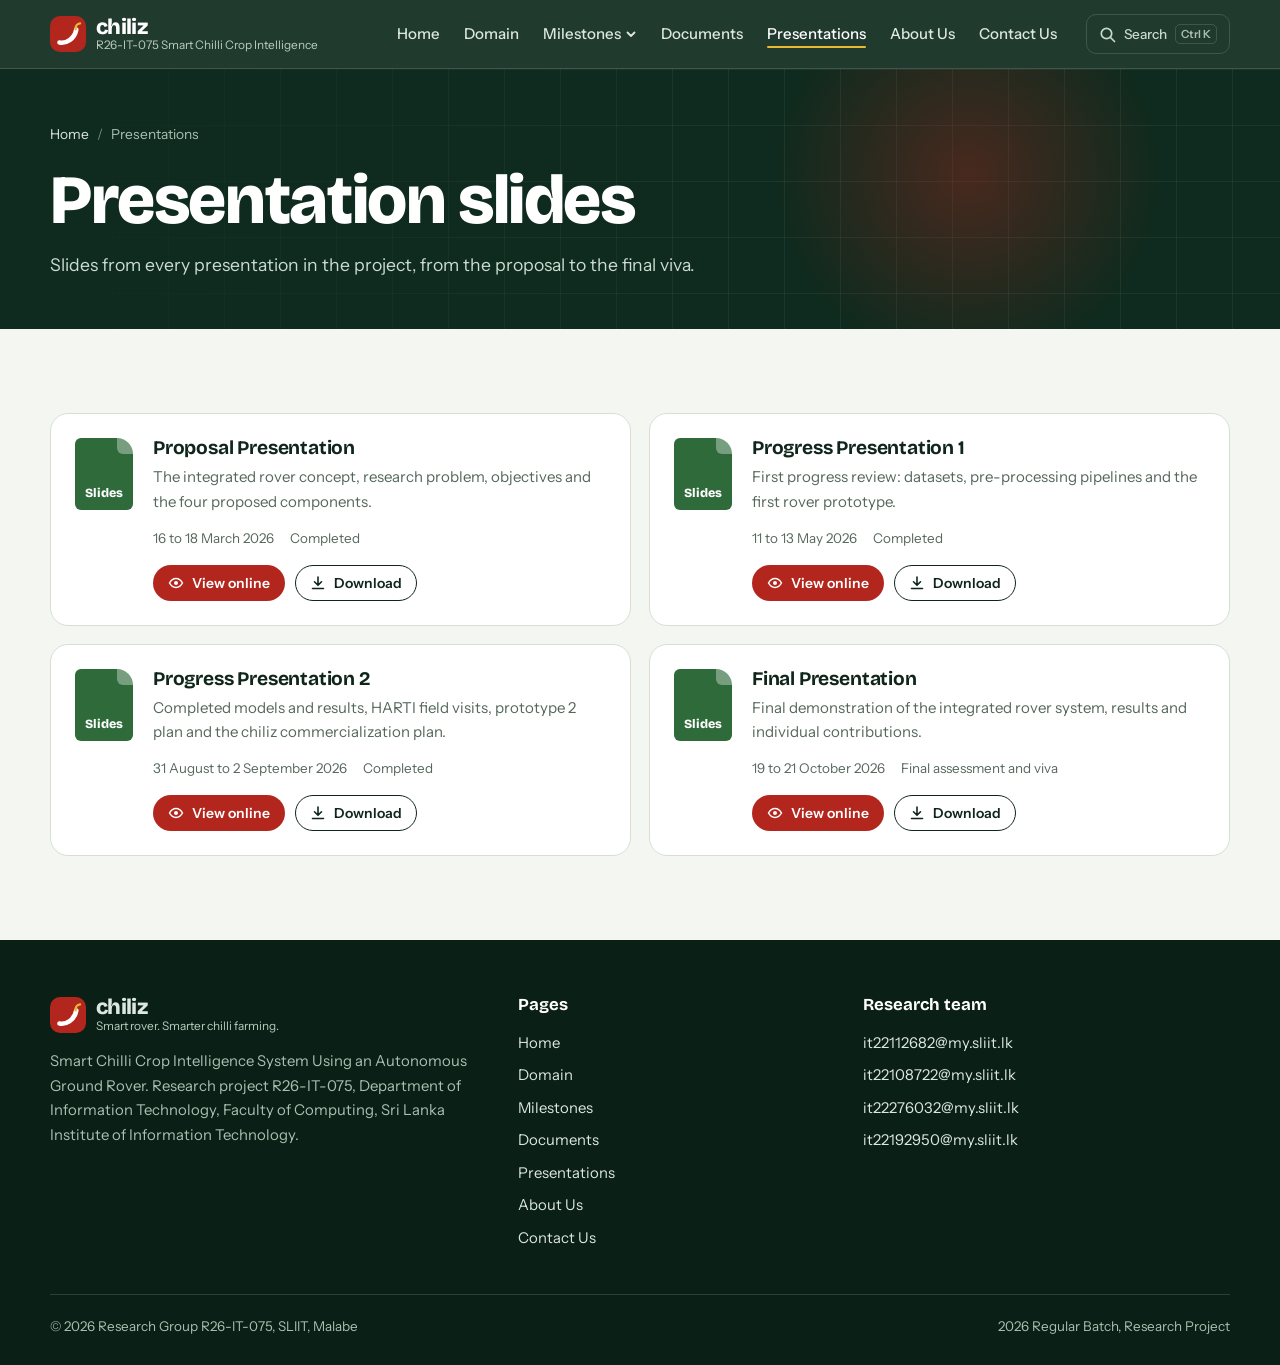
<file: presentations.html>
<!doctype html>
<html lang="en">
<head>
<meta charset="utf-8">
<meta name="viewport" content="width=device-width, initial-scale=1">
<title>Presentations | chiliz R26-IT-075</title>
<meta name="description" content="Proposal, progress and final presentation slides for research project R26-IT-075.">
<meta name="theme-color" content="#0F2A1E">
<link rel="icon" href="data:image/svg+xml,%3Csvg xmlns='http://www.w3.org/2000/svg' viewBox='0 0 36 36'%3E%3Crect width='36' height='36' rx='10' fill='%23B3261E'/%3E%3Cpath d='M9.5 26.5c6.5 1.2 15-3.2 16.8-13' stroke='%23fff' stroke-width='4.6' stroke-linecap='round' fill='none'/%3E%3Cpath d='M25.6 13.2c-.2-3.2 1.8-5.6 4.4-5.8' stroke='%23E8B931' stroke-width='2.4' stroke-linecap='round' fill='none'/%3E%3C/svg%3E">
<link rel="preconnect" href="https://fonts.googleapis.com">
<link rel="preconnect" href="https://fonts.gstatic.com" crossorigin>
<link href="https://fonts.googleapis.com/css2?family=Bricolage+Grotesque:opsz,wght@12..96,600;12..96,700;12..96,800&family=Instrument+Sans:wght@400;500;600&display=swap" rel="stylesheet">
<link rel="stylesheet" href="css/style.css">
<script defer src="js/main.js"></script>
</head>
<body>
<a class="skip" href="#main">Skip to content</a>
<header class="site-header">
  <div class="wrap nav-bar">
    <a class="brand" href="index.html" aria-label="chiliz research project home"><svg width="36" height="36" viewBox="0 0 36 36" aria-hidden="true"><rect width="36" height="36" rx="10" fill="#B3261E"/><path d="M9.5 26.5c6.5 1.2 15-3.2 16.8-13" stroke="#fff" stroke-width="4.6" stroke-linecap="round" fill="none"/><path d="M25.6 13.2c-.2-3.2 1.8-5.6 4.4-5.8" stroke="#E8B931" stroke-width="2.4" stroke-linecap="round" fill="none"/></svg><span class="brand-text"><span class="brand-name">chiliz</span><span class="brand-sub">R26-IT-075 Smart Chilli Crop Intelligence</span></span></a>
    <nav aria-label="Main"><ul class="nav-links"><li><a href="index.html">Home</a></li><li><a href="domain.html">Domain</a></li><li class="has-dd"><button class="dd-btn" aria-expanded="false" aria-haspopup="true">Milestones <svg width="12" height="12" viewBox="0 0 12 12" aria-hidden="true"><path d="M2.5 4.5 6 8l3.5-3.5" stroke="currentColor" stroke-width="1.8" fill="none" stroke-linecap="round" stroke-linejoin="round"/></svg></button><ul class="dropdown"><li><a href="milestones.html#m-proposal">Project Proposal<span>15 Mar</span></a></li><li><a href="milestones.html#m-pp1">Progress Presentation 1<span>11 May</span></a></li><li><a href="milestones.html#m-pp2">Progress Presentation 2<span>31 Aug</span></a></li><li><a href="milestones.html#m-final">Final Assessment and Viva<span>19 Oct</span></a></li><li><a href="milestones.html#m-paper">Research Paper<span>23 Oct</span></a></li><li><a href="milestones.html">All milestones<span>13 items</span></a></li></ul></li><li><a href="documents.html">Documents</a></li><li><a href="presentations.html" aria-current="page">Presentations</a></li><li><a href="about.html">About Us</a></li><li><a href="contact.html">Contact Us</a></li></ul></nav>
    <button class="icon-btn search-btn" aria-label="Search the site"><svg width="17" height="17" viewBox="0 0 17 17" aria-hidden="true"><circle cx="7.5" cy="7.5" r="5.2" stroke="currentColor" stroke-width="1.7" fill="none"/><path d="m11.5 11.5 4 4" stroke="currentColor" stroke-width="1.7" stroke-linecap="round"/></svg><span class="lbl">Search</span><kbd>Ctrl K</kbd></button>
    <button class="icon-btn menu-btn" aria-label="Open menu" aria-expanded="false"><svg width="20" height="20" viewBox="0 0 20 20" aria-hidden="true"><path d="M3 6h14M3 10h14M3 14h14" stroke="currentColor" stroke-width="1.8" stroke-linecap="round"/></svg></button>
  </div>
</header>
<main id="main">
<section class="page-hero"><div class="wrap">
<ol class="crumbs" aria-label="Breadcrumb"><li><a href="index.html">Home</a></li><li aria-current="page">Presentations</li></ol>
<h1>Presentation slides</h1><p>Slides from every presentation in the project, from the proposal to the final viva.</p></div></section>
<section class="section"><div class="wrap">
<div class="files">
<article class="file" data-reveal><div class="file-icon deck" aria-hidden="true">Slides</div><div><h3>Proposal Presentation</h3><p>The integrated rover concept, research problem, objectives and the four proposed components.</p><div class="meta"><span>16 to 18 March 2026</span><span>Completed</span></div>
<div class="actions"><a class="btn btn-primary btn-sm" href="presentations/proposal-presentation.pdf" target="_blank" rel="noopener" data-view data-title="Proposal Presentation"><svg width="16" height="16" viewBox="0 0 16 16" aria-hidden="true"><path d="M1.5 8S4 3.5 8 3.5 14.5 8 14.5 8 12 12.5 8 12.5 1.5 8 1.5 8Z" stroke="currentColor" stroke-width="1.5" fill="none"/><circle cx="8" cy="8" r="2" fill="currentColor"/></svg> View online</a><a class="btn btn-ghost btn-sm" href="presentations/proposal-presentation.pdf" download><svg width="16" height="16" viewBox="0 0 16 16" aria-hidden="true"><path d="M8 2v8M4.5 6.8 8 10.3l3.5-3.5M2.5 13.5h11" stroke="currentColor" stroke-width="1.6" fill="none" stroke-linecap="round" stroke-linejoin="round"/></svg> Download</a></div></div></article>
<article class="file" data-reveal><div class="file-icon deck" aria-hidden="true">Slides</div><div><h3>Progress Presentation 1</h3><p>First progress review: datasets, pre-processing pipelines and the first rover prototype.</p><div class="meta"><span>11 to 13 May 2026</span><span>Completed</span></div>
<div class="actions"><a class="btn btn-primary btn-sm" href="presentations/progress-presentation-1.pdf" target="_blank" rel="noopener" data-view data-title="Progress Presentation 1"><svg width="16" height="16" viewBox="0 0 16 16" aria-hidden="true"><path d="M1.5 8S4 3.5 8 3.5 14.5 8 14.5 8 12 12.5 8 12.5 1.5 8 1.5 8Z" stroke="currentColor" stroke-width="1.5" fill="none"/><circle cx="8" cy="8" r="2" fill="currentColor"/></svg> View online</a><a class="btn btn-ghost btn-sm" href="presentations/progress-presentation-1.pdf" download><svg width="16" height="16" viewBox="0 0 16 16" aria-hidden="true"><path d="M8 2v8M4.5 6.8 8 10.3l3.5-3.5M2.5 13.5h11" stroke="currentColor" stroke-width="1.6" fill="none" stroke-linecap="round" stroke-linejoin="round"/></svg> Download</a></div></div></article>
<article class="file" data-reveal><div class="file-icon deck" aria-hidden="true">Slides</div><div><h3>Progress Presentation 2</h3><p>Completed models and results, HARTI field visits, prototype 2 plan and the chiliz commercialization plan.</p><div class="meta"><span>31 August to 2 September 2026</span><span>Completed</span></div>
<div class="actions"><a class="btn btn-primary btn-sm" href="presentations/progress-presentation-2.pdf" target="_blank" rel="noopener" data-view data-title="Progress Presentation 2"><svg width="16" height="16" viewBox="0 0 16 16" aria-hidden="true"><path d="M1.5 8S4 3.5 8 3.5 14.5 8 14.5 8 12 12.5 8 12.5 1.5 8 1.5 8Z" stroke="currentColor" stroke-width="1.5" fill="none"/><circle cx="8" cy="8" r="2" fill="currentColor"/></svg> View online</a><a class="btn btn-ghost btn-sm" href="presentations/progress-presentation-2.pdf" download><svg width="16" height="16" viewBox="0 0 16 16" aria-hidden="true"><path d="M8 2v8M4.5 6.8 8 10.3l3.5-3.5M2.5 13.5h11" stroke="currentColor" stroke-width="1.6" fill="none" stroke-linecap="round" stroke-linejoin="round"/></svg> Download</a></div></div></article>
<article class="file" data-reveal><div class="file-icon deck" aria-hidden="true">Slides</div><div><h3>Final Presentation</h3><p>Final demonstration of the integrated rover system, results and individual contributions.</p><div class="meta"><span>19 to 21 October 2026</span><span>Final assessment and viva</span></div>
<div class="actions"><a class="btn btn-primary btn-sm" href="presentations/final-presentation.pdf" target="_blank" rel="noopener" data-view data-title="Final Presentation"><svg width="16" height="16" viewBox="0 0 16 16" aria-hidden="true"><path d="M1.5 8S4 3.5 8 3.5 14.5 8 14.5 8 12 12.5 8 12.5 1.5 8 1.5 8Z" stroke="currentColor" stroke-width="1.5" fill="none"/><circle cx="8" cy="8" r="2" fill="currentColor"/></svg> View online</a><a class="btn btn-ghost btn-sm" href="presentations/final-presentation.pdf" download><svg width="16" height="16" viewBox="0 0 16 16" aria-hidden="true"><path d="M8 2v8M4.5 6.8 8 10.3l3.5-3.5M2.5 13.5h11" stroke="currentColor" stroke-width="1.6" fill="none" stroke-linecap="round" stroke-linejoin="round"/></svg> Download</a></div></div></article>
</div>
</div></section>
<dialog class="viewer" id="viewer" aria-labelledby="viewer-title"><div class="viewer-bar"><h2 id="viewer-title">Document</h2>
<a class="btn btn-ghost btn-sm" id="viewer-open" href="#" target="_blank" rel="noopener"><svg width="15" height="15" viewBox="0 0 16 16" aria-hidden="true"><path d="M9 2.5h4.5V7M13.5 2.5 7 9M11.5 9.5v3.5a1 1 0 0 1-1 1H3a1 1 0 0 1-1-1V5.5a1 1 0 0 1 1-1h3.5" stroke="currentColor" stroke-width="1.5" fill="none" stroke-linecap="round" stroke-linejoin="round"/></svg> New tab</a>
<a class="btn btn-light btn-sm" id="viewer-dl" href="#" download><svg width="16" height="16" viewBox="0 0 16 16" aria-hidden="true"><path d="M8 2v8M4.5 6.8 8 10.3l3.5-3.5M2.5 13.5h11" stroke="currentColor" stroke-width="1.6" fill="none" stroke-linecap="round" stroke-linejoin="round"/></svg> Download</a>
<button class="icon-btn" id="viewer-close" aria-label="Close viewer"><svg width="18" height="18" viewBox="0 0 18 18" aria-hidden="true"><path d="m4 4 10 10M14 4 4 14" stroke="currentColor" stroke-width="1.8" stroke-linecap="round"/></svg></button></div><iframe title="PDF viewer" src="about:blank"></iframe></dialog>
</main>
<footer class="site-footer">
  <div class="wrap">
    <div class="foot-grid">
      <div>
        <a class="brand" href="index.html"><svg width="36" height="36" viewBox="0 0 36 36" aria-hidden="true"><rect width="36" height="36" rx="10" fill="#B3261E"/><path d="M9.5 26.5c6.5 1.2 15-3.2 16.8-13" stroke="#fff" stroke-width="4.6" stroke-linecap="round" fill="none"/><path d="M25.6 13.2c-.2-3.2 1.8-5.6 4.4-5.8" stroke="#E8B931" stroke-width="2.4" stroke-linecap="round" fill="none"/></svg><span class="brand-text"><span class="brand-name">chiliz</span><span class="brand-sub">Smart rover. Smarter chilli farming.</span></span></a>
        <p style="margin-top:16px;max-width:42ch">Smart Chilli Crop Intelligence System Using an Autonomous Ground Rover. Research project R26-IT-075, Department of Information Technology, Faculty of Computing, Sri Lanka Institute of Information Technology.</p>
      </div>
      <div>
        <h4>Pages</h4>
        <ul><li><a href="index.html">Home</a></li><li><a href="domain.html">Domain</a></li><li><a href="milestones.html">Milestones</a></li><li><a href="documents.html">Documents</a></li><li><a href="presentations.html">Presentations</a></li><li><a href="about.html">About Us</a></li><li><a href="contact.html">Contact Us</a></li></ul>
      </div>
      <div>
        <h4>Research team</h4>
        <ul>
          <li><a href="mailto:it22112682@my.sliit.lk">it22112682@my.sliit.lk</a></li>
          <li><a href="mailto:it22108722@my.sliit.lk">it22108722@my.sliit.lk</a></li>
          <li><a href="mailto:it22276032@my.sliit.lk">it22276032@my.sliit.lk</a></li>
          <li><a href="mailto:it22192950@my.sliit.lk">it22192950@my.sliit.lk</a></li>
        </ul>
      </div>
    </div>
    <div class="foot-base"><span>&copy; 2026 Research Group R26-IT-075, SLIIT, Malabe</span><span>2026 Regular Batch, Research Project</span></div>
  </div>
</footer>
<button class="to-top" aria-label="Back to top"><svg width="18" height="18" viewBox="0 0 18 18" aria-hidden="true"><path d="M9 14V4M5 8l4-4 4 4" stroke="currentColor" stroke-width="2" fill="none" stroke-linecap="round" stroke-linejoin="round"/></svg></button>
<dialog class="search" id="search" aria-label="Search the site"><input type="search" placeholder="Search pages and sections" aria-label="Search"><ul></ul></dialog>
<dialog class="lightbox" id="lightbox" aria-label="Image preview"><button class="icon-btn" aria-label="Close preview"><svg width="18" height="18" viewBox="0 0 18 18" aria-hidden="true"><path d="m4 4 10 10M14 4 4 14" stroke="currentColor" stroke-width="1.8" stroke-linecap="round"/></svg></button><img alt=""></dialog>
</body>
</html>
</file>
<file: css/style.css>
/* chiliz | R26-IT-075 research website
   Palette: forest ink, field green, leaf, chilli crimson, zone pollen, leaf white */
:root{
  --ink:#10261C;
  --field:#0F2A1E;
  --field-2:#163828;
  --leaf:#2F6B3A;
  --leaf-soft:#E3EDDF;
  --chilli:#B3261E;
  --chilli-soft:#F7E3E0;
  --pollen:#E8B931;
  --paper:#F4F7F1;
  --white:#FFFFFF;
  --muted:#56685C;
  --line:#D6DFD2;
  --line-dark:rgba(255,255,255,.14);
  --display:"Bricolage Grotesque",ui-sans-serif,system-ui,sans-serif;
  --body:"Instrument Sans",ui-sans-serif,system-ui,-apple-system,"Segoe UI",sans-serif;
  --wrap:1180px;
  --r-lg:18px;
  --r-md:10px;
  --r-sm:6px;
  --ease:cubic-bezier(.2,.7,.2,1);
}
@view-transition{navigation:auto}
::view-transition-old(root),::view-transition-new(root){animation-duration:.22s}

*,*::before,*::after{box-sizing:border-box}
html{-webkit-text-size-adjust:100%;scroll-behavior:smooth;scroll-padding-top:90px}
body{margin:0;background:var(--paper);color:var(--ink);font:400 1.0625rem/1.65 var(--body);overflow-x:hidden}
img{max-width:100%;height:auto;display:block}
a{color:var(--leaf);text-underline-offset:3px}
a:hover{color:var(--chilli)}
:focus-visible{outline:3px solid var(--pollen);outline-offset:3px;border-radius:4px}
h1,h2,h3,h4{font-family:var(--display);line-height:1.08;margin:0 0 .5em;font-weight:800;letter-spacing:-.02em}
h1{font-size:clamp(2.3rem,5.4vw,4.4rem)}
h2{font-size:clamp(1.75rem,3.4vw,2.7rem)}
h3{font-size:clamp(1.2rem,1.8vw,1.45rem);font-weight:700;letter-spacing:-.01em}
h4{font-size:1.05rem;font-weight:700;letter-spacing:0}
p{margin:0 0 1em;max-width:68ch}
ul,ol{padding-left:1.2em}
.wrap{width:min(var(--wrap),100% - 32px);margin-inline:auto}
.skip{position:absolute;left:-999px;top:8px;background:var(--pollen);color:var(--ink);padding:8px 14px;z-index:999;border-radius:6px}
.skip:focus{left:8px}
.sr{position:absolute;width:1px;height:1px;overflow:hidden;clip:rect(0 0 0 0)}

/* ---------- Header ---------- */
.site-header{position:sticky;top:0;z-index:50;background:rgba(15,42,30,.92);backdrop-filter:saturate(140%) blur(10px);-webkit-backdrop-filter:saturate(140%) blur(10px);border-bottom:1px solid var(--line-dark);color:#fff}
.nav-bar{display:flex;align-items:center;gap:18px;height:68px}
.brand{display:flex;align-items:center;gap:10px;color:#fff;text-decoration:none;margin-right:auto;min-width:0}
.brand:hover{color:#fff}
.brand svg{flex:none}
.brand-text{display:flex;flex-direction:column;line-height:1.1;min-width:0}
.brand-name{font-family:var(--display);font-weight:800;font-size:1.35rem;letter-spacing:-.03em}
.brand-sub{font-size:.74rem;color:#B9CDBF;white-space:nowrap;overflow:hidden;text-overflow:ellipsis}
.nav-links{display:flex;align-items:center;gap:2px;list-style:none;margin:0;padding:0}
.nav-links>li{position:relative}
.nav-links a,.nav-links .dd-btn{display:flex;align-items:center;gap:4px;padding:9px 11px;border-radius:8px;color:#DCE7DF;text-decoration:none;font:500 .94rem/1 var(--body);background:none;border:0;cursor:pointer;position:relative}
.nav-links a:hover,.nav-links .dd-btn:hover{color:#fff;background:rgba(255,255,255,.07)}
.nav-links a[aria-current="page"],.nav-links .dd-btn.is-current{color:#fff}
.nav-links a[aria-current="page"]::after,.nav-links .dd-btn.is-current::after{content:"";position:absolute;left:11px;right:11px;bottom:3px;height:2px;background:var(--pollen);border-radius:2px}
.dd-btn svg{transition:transform .2s var(--ease)}
.dropdown{position:absolute;top:calc(100% + 8px);left:-8px;min-width:290px;background:var(--white);color:var(--ink);border-radius:12px;padding:8px;box-shadow:0 18px 40px -12px rgba(8,30,20,.45);list-style:none;margin:0;opacity:0;visibility:hidden;transform:translateY(-6px);transition:opacity .16s,transform .16s var(--ease),visibility .16s}
.has-dd:hover .dropdown,.has-dd:focus-within .dropdown,.has-dd.open .dropdown{opacity:1;visibility:visible;transform:none}
.has-dd:hover .dd-btn svg,.has-dd.open .dd-btn svg{transform:rotate(180deg)}
.dropdown a{color:var(--ink);padding:9px 10px;border-radius:7px;display:flex;justify-content:space-between;gap:14px;font-size:.92rem}
.dropdown a:hover{background:var(--leaf-soft);color:var(--ink)}
.dropdown a span{color:var(--muted);font-size:.8rem;white-space:nowrap}
.dropdown a::after{display:none}
.icon-btn{display:inline-grid;place-items:center;width:40px;height:40px;border-radius:10px;border:1px solid var(--line-dark);background:transparent;color:#fff;cursor:pointer}
.icon-btn:hover{background:rgba(255,255,255,.08)}
.search-btn{gap:8px;display:inline-flex;align-items:center;width:auto;padding:0 12px;font:500 .85rem var(--body);color:#C9D8CD}
.search-btn kbd{font:600 .7rem var(--body);border:1px solid var(--line-dark);border-radius:5px;padding:2px 5px;color:#A9BEB0}
.menu-btn{display:none}
@media (max-width:1060px){
  .search-btn kbd,.search-btn .lbl{display:none}
  .search-btn{width:40px;padding:0;justify-content:center}
}
@media (max-width:960px){
  .menu-btn{display:inline-grid}
  .nav-links{position:fixed;inset:68px 0 auto 0;flex-direction:column;align-items:stretch;background:var(--field);padding:10px 16px 22px;border-bottom:1px solid var(--line-dark);gap:0;max-height:calc(100dvh - 68px);overflow:auto;transform:translateY(-8px);opacity:0;visibility:hidden;transition:opacity .18s,transform .18s var(--ease),visibility .18s}
  .nav-open .nav-links{opacity:1;visibility:visible;transform:none}
  .nav-links a,.nav-links .dd-btn{padding:14px 6px;font-size:1.05rem;width:100%;border-radius:0;border-bottom:1px solid var(--line-dark)}
  .nav-links a[aria-current="page"]::after,.nav-links .dd-btn.is-current::after{left:6px;right:auto;width:28px;bottom:6px}
  .dropdown{position:static;opacity:1;visibility:visible;transform:none;display:none;box-shadow:none;background:var(--field-2);min-width:0;margin:6px 0}
  .has-dd:hover .dropdown{display:none}
  .has-dd.open .dropdown{display:block}
  .dropdown a{color:#E3ECE5;border-bottom:0;padding:11px 10px;font-size:.95rem}
  .dropdown a:hover{background:rgba(255,255,255,.06);color:#fff}
  .dropdown a span{color:#9DB3A5}
}

/* ---------- Buttons ---------- */
.btn{display:inline-flex;align-items:center;justify-content:center;gap:8px;padding:12px 20px;border-radius:999px;font:600 .95rem/1 var(--body);text-decoration:none;border:1.5px solid transparent;cursor:pointer;transition:background .18s,color .18s,border-color .18s,transform .18s var(--ease)}
.btn:active{transform:translateY(1px)}
.btn-primary{background:var(--chilli);color:#fff}
.btn-primary:hover{background:#951E17;color:#fff}
.btn-light{background:#fff;color:var(--ink)}
.btn-light:hover{background:var(--pollen);color:var(--ink)}
.btn-ghost{border-color:currentColor;color:inherit;background:transparent}
.btn-ghost:hover{background:var(--ink);color:#fff;border-color:var(--ink)}
.on-dark .btn-ghost:hover{background:#fff;color:var(--ink);border-color:#fff}
.btn-sm{padding:9px 14px;font-size:.87rem}
.btn[aria-disabled="true"]{opacity:.45;pointer-events:none}
.btn svg{flex:none}

/* ---------- Home hero ---------- */
.hero{position:relative;background:var(--field);color:#fff;overflow:hidden;isolation:isolate}
.hero-bg{position:absolute;inset:0;z-index:-2;background:url("../images/hero-field.webp") center/cover no-repeat;opacity:.2;filter:saturate(.6) blur(1px)}
.hero::before{content:"";position:absolute;inset:0;z-index:-1;background:linear-gradient(100deg,var(--field) 42%,rgba(15,42,30,.6) 72%,rgba(15,42,30,.85))}
.hero-inner{display:grid;grid-template-columns:1.08fr .92fr;gap:40px;align-items:center;padding:72px 0 64px;min-height:min(84vh,760px)}
.hero-id{display:inline-flex;align-items:center;gap:10px;font-weight:600;font-size:.9rem;color:#CFE0D3;margin-bottom:22px}
.hero-id b{background:var(--pollen);color:var(--ink);padding:4px 10px;border-radius:999px;font-weight:700}
.hero h1{font-size:clamp(2.3rem,4.6vw,3.9rem);line-height:1.02;margin-bottom:22px}
.hero h1 .line{display:block;overflow:hidden}
.hero h1 .line>span{display:inline-block;animation:rise .7s var(--ease) both}
.hero h1 .line:nth-child(2)>span{animation-delay:.08s}
.hero h1 .line:nth-child(3)>span{animation-delay:.16s}
.hero-lead{font-size:1.14rem;color:#D3E1D7;max-width:54ch;animation:fade .7s .3s both}
.hero-cta{display:flex;flex-wrap:wrap;gap:12px;margin-top:28px;animation:fade .7s .42s both}
.hero-meta{margin-top:34px;font-size:.88rem;color:#A9C0B1;animation:fade .7s .55s both}
@keyframes rise{from{transform:translateY(105%)}to{transform:none}}
@keyframes fade{from{opacity:0;transform:translateY(10px)}to{opacity:1;transform:none}}

/* zone grid signature */
.zone-stage{position:relative;aspect-ratio:1/1;max-width:500px;width:100%;justify-self:end}
.zone-svg{width:100%;height:100%;overflow:visible}
.zone-svg .g-line{stroke:rgba(255,255,255,.38);stroke-width:1.2;fill:none;stroke-dasharray:420;stroke-dashoffset:420;animation:draw 1.1s var(--ease) forwards}
.zone-svg .cell{opacity:0;animation:cell .5s ease-out forwards}
.zone-svg .z-a{fill:rgba(47,107,58,.78)}
.zone-svg .z-b{fill:rgba(232,185,49,.62)}
.zone-svg .z-c{fill:rgba(179,38,30,.62)}
.zone-svg .z-d{fill:rgba(120,170,110,.55)}
.zone-svg .trail{fill:none;stroke:var(--pollen);stroke-width:2.2;stroke-linecap:round;stroke-linejoin:round;stroke-dasharray:3000;stroke-dashoffset:3000;animation:draw 6.4s 1s linear forwards;opacity:.9}
.zone-svg .rover-pulse{fill:var(--pollen);opacity:.35;transform-box:fill-box;transform-origin:center;animation:pulse 1.4s ease-out infinite}
.zone-svg .zlabel{font:700 13px var(--display);fill:#fff;opacity:0;animation:cell .4s forwards}
@keyframes draw{to{stroke-dashoffset:0}}
@keyframes cell{to{opacity:1}}
@keyframes pulse{0%{transform:scale(1);opacity:.45}100%{transform:scale(3.2);opacity:0}}
.zone-legend{position:absolute;left:0;right:0;bottom:-6px;display:flex;flex-wrap:wrap;gap:6px 14px;font-size:.8rem;color:#C5D6CA;animation:fade .6s 6.4s both}
.zone-legend i{display:inline-block;width:10px;height:10px;border-radius:3px;margin-right:6px;vertical-align:-1px}

/* ---------- Inner page hero ---------- */
.page-hero{background:var(--field);color:#fff;position:relative;overflow:hidden;isolation:isolate}
.page-hero::before{content:"";position:absolute;inset:0;z-index:-1;background-image:linear-gradient(rgba(255,255,255,.06) 1px,transparent 1px),linear-gradient(90deg,rgba(255,255,255,.06) 1px,transparent 1px);background-size:56px 56px;mask-image:linear-gradient(90deg,transparent 0,#000 55%);-webkit-mask-image:linear-gradient(90deg,transparent 0,#000 55%)}
.page-hero::after{content:"";position:absolute;right:8%;top:-40%;width:420px;height:420px;border-radius:50%;background:radial-gradient(circle,rgba(179,38,30,.35),transparent 65%);z-index:-1}
.page-hero .wrap{padding:54px 0 50px}
.crumbs{display:flex;flex-wrap:wrap;gap:8px;list-style:none;padding:0;margin:0 0 18px;font-size:.86rem;color:#A9C0B1}
.crumbs a{color:#DCE7DF;text-decoration:none}
.crumbs a:hover{color:var(--pollen)}
.crumbs li+li::before{content:"/";margin-right:8px;color:#6F8A79}
.page-hero h1{margin-bottom:12px;animation:fade .5s both}
.page-hero p{color:#CBDCD0;font-size:1.1rem;margin:0;animation:fade .5s .08s both}

/* ---------- Sections ---------- */
.section{padding:84px 0}
.section.tight{padding:56px 0}
.section.alt{background:var(--white)}
.section.dark{background:var(--field);color:#E6EFE8}
.section.dark h2,.section.dark h3{color:#fff}
.sec-head{display:grid;grid-template-columns:minmax(0,1fr) minmax(0,1fr);gap:20px 60px;align-items:end;margin-bottom:40px}
.sec-head p{color:var(--muted);margin:0}
.dark .sec-head p{color:#B9CDBF}
.sec-head.single{grid-template-columns:1fr}
.kicker{display:block;font-weight:600;color:var(--chilli);font-size:.95rem;margin-bottom:10px}
.dark .kicker{color:var(--pollen)}
.lead{font-size:1.18rem;color:var(--ink)}
.muted{color:var(--muted)}
@media (max-width:820px){.sec-head{grid-template-columns:1fr}.section{padding:60px 0}}

/* reveal (subtle; only on key blocks) */
.js [data-reveal]{opacity:0;transform:translateY(16px);transition:opacity .55s var(--ease),transform .55s var(--ease)}
.js [data-reveal].in{opacity:1;transform:none}

/* ---------- Stat strip ---------- */
.stats{display:grid;grid-template-columns:repeat(4,1fr);border-top:1px solid var(--line);border-bottom:1px solid var(--line)}
.stat{padding:28px 22px;border-left:1px solid var(--line)}
.stat:first-child{border-left:0;padding-left:0}
.stat-num{font-family:var(--display);font-weight:800;font-size:clamp(2rem,3.6vw,2.9rem);line-height:1;letter-spacing:-.03em;color:var(--ink)}
.stat-num small{font-size:.5em;margin-left:2px}
.stat p{margin:8px 0 0;font-size:.92rem;color:var(--muted)}
@media (max-width:820px){.stats{grid-template-columns:1fr 1fr}.stat{padding:22px 16px}.stat:nth-child(3){border-left:0;padding-left:0}.stat:nth-child(n+3){border-top:1px solid var(--line)}}

/* ---------- Intro split ---------- */
.split{display:grid;grid-template-columns:1fr 1fr;gap:56px;align-items:start}
.split.wide-left{grid-template-columns:1.25fr .75fr}
@media (max-width:900px){.split,.split.wide-left{grid-template-columns:1fr;gap:32px}}
.figure{border-radius:var(--r-lg);overflow:hidden;background:var(--white);border:1px solid var(--line)}
.figure figcaption{font-size:.86rem;color:var(--muted);padding:12px 16px}
.zoomable{cursor:zoom-in}

/* ---------- Component rows (not identical cards) ---------- */
.components{border-top:1px solid var(--line)}
.comp{display:grid;grid-template-columns:110px 1.1fr 1fr auto;gap:28px;align-items:center;padding:26px 0;border-bottom:1px solid var(--line);text-decoration:none;color:inherit;position:relative}
.comp::before{content:"";position:absolute;left:-16px;right:-16px;top:0;bottom:0;background:var(--white);border-radius:12px;opacity:0;transition:opacity .2s;z-index:-1}
.comp:hover::before{opacity:1}
.comp:hover{color:inherit}
.comp-photo{width:96px;height:96px;border-radius:50%;object-fit:cover;object-position:top;background:var(--leaf-soft)}
.comp h3{margin:0 0 4px}
.comp .who{font-size:.9rem;color:var(--muted)}
.comp p{margin:0;font-size:.97rem;color:var(--muted)}
.comp .go{width:44px;height:44px;border-radius:50%;border:1.5px solid var(--line);display:grid;place-items:center;transition:background .2s,border-color .2s,color .2s}
.comp:hover .go{background:var(--chilli);border-color:var(--chilli);color:#fff}
.tag{display:inline-block;font-size:.78rem;font-weight:600;padding:3px 9px;border-radius:999px;background:var(--leaf-soft);color:var(--leaf);margin-bottom:8px}
.tag.red{background:var(--chilli-soft);color:var(--chilli)}
.tag.yellow{background:#FBF1D2;color:#7A5C00}
@media (max-width:860px){.comp{grid-template-columns:72px 1fr;gap:16px}.comp-photo{width:72px;height:72px}.comp>p,.comp .go{grid-column:2}.comp .go{display:none}}

/* ---------- Flow figure ---------- */
.flow-scroll{overflow-x:auto;border-radius:var(--r-lg);background:#fff;border:1px solid var(--line);-webkit-overflow-scrolling:touch}
.flow-scroll img{min-width:900px;width:100%}
.hint{font-size:.85rem;color:var(--muted);margin-top:10px}

/* ---------- Gallery ---------- */
.gallery{display:grid;grid-template-columns:repeat(6,1fr);grid-auto-rows:150px;gap:10px}
.gallery figure{margin:0;border-radius:var(--r-md);overflow:hidden;position:relative;background:var(--field-2)}
.gallery img{width:100%;height:100%;object-fit:cover;transition:transform .5s var(--ease)}
.gallery figure:hover img{transform:scale(1.04)}
.g1{grid-column:span 3;grid-row:span 2}.g2{grid-column:span 3;grid-row:span 2}
.g3{grid-column:span 2;grid-row:span 2}.g4{grid-column:span 1;grid-row:span 2}.g5{grid-column:span 1;grid-row:span 2}.g6{grid-column:span 2;grid-row:span 2}
@media (max-width:760px){.gallery{grid-template-columns:1fr 1fr;grid-auto-rows:130px}.gallery figure{grid-column:span 1!important;grid-row:span 2!important}.gallery .g1,.gallery .g2{grid-column:span 2!important}}
.visit-notes{display:grid;grid-template-columns:1fr 1fr;gap:40px;margin-top:40px}
.visit h3{display:flex;gap:12px;align-items:baseline}
.visit h3 span{font-size:.9rem;color:var(--chilli);font-family:var(--body);font-weight:600}
.visit ul{margin:0;padding-left:1.1em;color:var(--muted)}
.visit li{margin-bottom:6px}
@media (max-width:820px){.visit-notes{grid-template-columns:1fr}}

/* ---------- Prototype comparison ---------- */
.proto{display:grid;grid-template-columns:1fr 1.5fr 1fr;gap:0;background:#fff;border-radius:var(--r-lg);border:1px solid var(--line);overflow:hidden}
.proto-col{padding:28px;display:flex;flex-direction:column;align-items:center;text-align:center}
.proto-col img{max-height:230px;width:auto;margin:10px 0}
.proto-col.p2{background:#EEF5EC}
.proto table{width:100%;border-collapse:collapse;font-size:.92rem}
.proto th,.proto td{padding:12px 14px;border-bottom:1px solid var(--line);text-align:left;vertical-align:top}
.proto th{font-family:var(--display);font-weight:700;font-size:.95rem;width:24%;color:var(--ink)}
.proto td.p1t{color:var(--muted)}
.proto td.p2t{color:var(--leaf);font-weight:500}
.proto-mid{border-left:1px solid var(--line);border-right:1px solid var(--line)}
@media (max-width:900px){.proto{grid-template-columns:1fr 1fr}.proto-mid{grid-column:1/-1;order:3;border:0;border-top:1px solid var(--line);overflow-x:auto}}

/* ---------- chiliz commercialization ---------- */
.chiliz{background:var(--field);color:#E6EFE8;position:relative;overflow:hidden}
.chiliz-hero{display:grid;grid-template-columns:1.2fr .8fr;gap:40px;align-items:center;margin-bottom:56px}
.wordmark{display:flex;align-items:center;gap:14px;margin-bottom:12px}
.wordmark span{font-family:var(--display);font-weight:800;font-size:clamp(3.2rem,8vw,6rem);letter-spacing:-.035em;line-height:.9;color:#fff}
.chiliz-hero .tagline{font-size:1.25rem;color:var(--pollen);font-weight:600;margin-bottom:14px}
.chiliz-hero img{justify-self:center;max-height:340px;width:auto;filter:drop-shadow(0 30px 40px rgba(0,0,0,.4))}
.plans{display:grid;grid-template-columns:1fr 1fr 1.15fr;gap:16px}
.plan{border:1px solid var(--line-dark);border-radius:var(--r-lg);padding:26px;background:rgba(255,255,255,.03);display:flex;flex-direction:column}
.plan.hw{background:#fff;color:var(--ink);border-color:#fff}
.plan .for{font-size:.9rem;color:#A9C0B1;margin-bottom:16px}
.plan.hw .for{color:var(--muted)}
.price{font-family:var(--display);font-weight:800;font-size:2.4rem;letter-spacing:-.03em;line-height:1;color:#fff;margin-bottom:4px}
.plan.hw .price{color:var(--chilli)}
.price small{font-size:.9rem;font-family:var(--body);font-weight:500;letter-spacing:0;color:#A9C0B1}
.plan.hw .price small{color:var(--muted)}
.ticks{list-style:none;padding:0;margin:18px 0 0;font-size:.95rem}
.ticks li{position:relative;padding:7px 0 7px 26px;border-top:1px solid var(--line-dark)}
.plan.hw .ticks li{border-color:var(--line)}
.ticks li::before{content:"";position:absolute;left:2px;top:13px;width:11px;height:6px;border-left:2px solid var(--pollen);border-bottom:2px solid var(--pollen);transform:rotate(-45deg)}
.plan.hw .ticks li::before{border-color:var(--leaf)}
.note{font-size:.84rem;color:#9DB3A5;margin-top:14px}
.plan.hw .note{color:var(--muted)}
.biz{display:grid;grid-template-columns:repeat(3,1fr);gap:40px;margin-top:56px;padding-top:40px;border-top:1px solid var(--line-dark)}
.biz h3{font-size:1.1rem}
.biz ul{list-style:none;padding:0;margin:0;color:#C9D8CD;font-size:.95rem}
.biz li{padding:6px 0;border-bottom:1px solid var(--line-dark)}
.vision{margin-top:48px;font-family:var(--display);font-size:clamp(1.3rem,2.4vw,1.9rem);font-weight:600;line-height:1.3;color:#fff;max-width:30ch}
@media (max-width:900px){.chiliz-hero,.plans,.biz{grid-template-columns:1fr}.chiliz-hero img{max-height:260px}}

/* ---------- Domain page ---------- */
.domain-layout{display:grid;grid-template-columns:230px minmax(0,1fr);gap:56px;align-items:start}
.toc{position:sticky;top:96px;font-size:.93rem}
.toc p{font-weight:700;font-family:var(--display);margin-bottom:10px}
.toc ol{list-style:none;padding:0;margin:0;border-left:2px solid var(--line)}
.toc a{display:block;padding:7px 14px;color:var(--muted);text-decoration:none;margin-left:-2px;border-left:2px solid transparent;transition:color .15s,border-color .15s}
.toc a:hover{color:var(--ink)}
.toc a.active{color:var(--ink);border-left-color:var(--chilli);font-weight:600}
.dsec{padding:0 0 72px;scroll-margin-top:96px}
.dsec+.dsec{border-top:1px solid var(--line);padding-top:64px}
@media (max-width:960px){.domain-layout{grid-template-columns:minmax(0,1fr);gap:0}.toc{position:static;margin-bottom:36px;background:#fff;border:1px solid var(--line);border-radius:12px;padding:16px}.toc ol{display:flex;flex-wrap:wrap;border:0;gap:6px}.toc a{border:1px solid var(--line);border-radius:999px;padding:6px 12px;margin:0;font-size:.85rem}.toc a.active{border-color:var(--chilli)}}
.lit{display:grid;grid-template-columns:1fr 1fr;gap:28px 40px;margin-top:28px}
.lit article{padding-top:18px;border-top:2px solid var(--ink)}
.lit h3{font-size:1.15rem}
.lit p{font-size:.98rem;color:var(--muted);margin:0}
@media (max-width:760px){.lit{grid-template-columns:1fr}}
.table-wrap{overflow-x:auto;margin-top:28px;border-radius:var(--r-lg);border:1px solid var(--line);background:#fff}
.gap-table{width:100%;border-collapse:collapse;min-width:720px;font-size:.93rem}
.gap-table th,.gap-table td{padding:13px 14px;text-align:center;border-bottom:1px solid var(--line)}
.gap-table thead th{font-family:var(--display);font-weight:700;background:var(--paper);font-size:.88rem;line-height:1.25}
.gap-table tbody th{text-align:left;font-weight:600}
.gap-table tr.ours{background:#EEF5EC}
.gap-table tr.ours th{color:var(--leaf)}
.yes,.no,.part{display:inline-grid;place-items:center;width:24px;height:24px;border-radius:50%}
.yes{background:var(--leaf);color:#fff}
.no{background:#EEE;color:#999}
.part{background:#FBF1D2;color:#7A5C00}
.legend-row{display:flex;flex-wrap:wrap;gap:18px;margin-top:12px;font-size:.85rem;color:var(--muted)}
.legend-row span{display:inline-flex;align-items:center;gap:6px}
.problem-list{list-style:none;padding:0;margin:24px 0 0;display:grid;gap:0}
.problem-list li{display:grid;grid-template-columns:28px 1fr;gap:14px;padding:16px 0;border-bottom:1px solid var(--line)}
.problem-list li::before{content:"";width:12px;height:12px;margin-top:7px;border-radius:3px;background:var(--chilli);transform:rotate(45deg)}
.question{margin:24px 0 0;padding:34px 36px;background:var(--field);color:#fff;border-radius:var(--r-lg);font-family:var(--display);font-size:clamp(1.25rem,2.3vw,1.75rem);font-weight:600;line-height:1.3;position:relative}
.question::before{content:"";position:absolute;left:0;top:28px;bottom:28px;width:5px;background:var(--pollen);border-radius:0 4px 4px 0}
.obj-main{padding:22px 24px;border:2px solid var(--ink);border-radius:var(--r-lg);margin:22px 0}
.obj-main h3{margin-bottom:6px}
.obj-main p{margin:0}
.obj-list{display:grid;grid-template-columns:1fr 1fr;gap:12px}
.obj-list li{list-style:none;padding:16px 18px;background:#fff;border:1px solid var(--line);border-radius:var(--r-md);font-size:.97rem}
.obj-list{padding:0;margin:0}
@media (max-width:760px){.obj-list{grid-template-columns:1fr}}

/* methodology tabs */
.tabs{display:flex;flex-wrap:wrap;gap:8px;margin:26px 0 22px}
.tab{border:1.5px solid var(--line);background:#fff;border-radius:999px;padding:9px 16px;font:600 .9rem var(--body);color:var(--muted);cursor:pointer;transition:all .18s}
.tab:hover{border-color:var(--ink);color:var(--ink)}
.tab[aria-selected="true"]{background:var(--ink);border-color:var(--ink);color:#fff}
.panel{display:grid;grid-template-columns:1fr 1fr;gap:40px;align-items:start}
.panel[hidden]{display:none}
@media (max-width:860px){.panel{grid-template-columns:1fr}}
.steps{list-style:none;padding:0;margin:0;counter-reset:s;position:relative}
.steps::before{content:"";position:absolute;left:17px;top:18px;bottom:18px;width:2px;background:var(--line)}
.steps li{counter-increment:s;position:relative;padding:8px 0 14px 54px}
.js .panel.play .steps li{opacity:0;transform:translateX(-8px)}
.panel.play .steps li{animation:stepIn .38s var(--ease) forwards;animation-delay:calc(var(--i) * 70ms)}
.steps li::before{content:counter(s);position:absolute;left:0;top:4px;width:36px;height:36px;border-radius:50%;background:#fff;border:2px solid var(--leaf);display:grid;place-items:center;font:700 .9rem var(--display);color:var(--leaf)}
.steps li.decision::before{border-radius:6px;transform:rotate(45deg) scale(.82);border-color:var(--chilli);color:var(--chilli)}
.steps li.decision::before{content:"?"}
.steps li strong{display:block;font-weight:600}
.steps li span{font-size:.9rem;color:var(--muted)}
@keyframes stepIn{to{opacity:1;transform:none}}
.result-box{background:#fff;border:1px solid var(--line);border-radius:var(--r-lg);padding:24px}
.result-box h4{margin-bottom:10px}
.result-box ul{margin:0 0 16px;padding-left:1.1em;color:var(--muted);font-size:.95rem}
.result-box li{margin-bottom:6px}
.metrics{display:flex;flex-wrap:wrap;gap:10px;margin-bottom:18px}
.metric{flex:1 1 120px;padding:12px 14px;border-radius:var(--r-md);background:var(--paper)}
.metric b{display:block;font-family:var(--display);font-size:1.5rem;letter-spacing:-.02em;color:var(--chilli);line-height:1.1}
.metric span{font-size:.8rem;color:var(--muted)}
.shots{display:grid;grid-template-columns:1fr 1fr;gap:10px}
.shots img{border-radius:8px;border:1px solid var(--line);background:#fff;width:100%;height:150px;object-fit:contain}
.tech{display:grid;grid-template-columns:repeat(2,1fr);gap:28px 40px;margin-top:24px}
.tech h3{font-size:1.05rem;margin-bottom:12px}
.pills{display:flex;flex-wrap:wrap;gap:8px}
.pill{padding:6px 12px;border-radius:999px;background:#fff;border:1px solid var(--line);font-size:.88rem;font-weight:500}
@media (max-width:760px){.tech{grid-template-columns:1fr}}

/* ---------- Milestones ---------- */
.ms-top{display:grid;grid-template-columns:1fr 1fr;gap:40px;align-items:end;margin-bottom:34px}
@media (max-width:860px){.ms-top{grid-template-columns:1fr}}
.progress{background:var(--line);height:10px;border-radius:99px;overflow:hidden;margin:12px 0 8px}
.progress i{display:block;height:100%;width:0;background:linear-gradient(90deg,var(--leaf),var(--pollen));border-radius:99px;transition:width 1.2s var(--ease)}
.select-wrap{position:relative}
.select-wrap label{display:block;font-weight:600;margin-bottom:8px}
.select-wrap select{appearance:none;-webkit-appearance:none;width:100%;padding:15px 48px 15px 18px;border-radius:12px;border:2px solid var(--ink);background:#fff;font:600 1rem var(--body);color:var(--ink);cursor:pointer}
.select-wrap::after{content:"";position:absolute;right:20px;bottom:24px;width:9px;height:9px;border-right:2px solid var(--ink);border-bottom:2px solid var(--ink);transform:rotate(45deg);pointer-events:none}
.ms-detail{background:#fff;border:1px solid var(--line);border-radius:var(--r-lg);padding:30px;display:grid;grid-template-columns:1fr 280px;gap:36px;margin-bottom:56px;animation:fade .35s both}
.ms-detail.swap{animation:none}
.ms-detail dl{margin:0;display:grid;gap:14px;align-content:start;padding-left:28px;border-left:1px solid var(--line)}
.ms-detail dt{font-size:.82rem;color:var(--muted)}
.ms-detail dd{margin:0;font-weight:600}
.ms-detail ul{padding-left:1.1em;color:var(--muted)}
@media (max-width:760px){.ms-detail{grid-template-columns:1fr;padding:22px}.ms-detail dl{padding:18px 0 0;border-left:0;border-top:1px solid var(--line);grid-template-columns:1fr 1fr}}
.status{display:inline-flex;align-items:center;gap:6px;font-size:.8rem;font-weight:600;padding:4px 10px;border-radius:999px}
.status::before{content:"";width:7px;height:7px;border-radius:50%;background:currentColor}
.status.done{background:var(--leaf-soft);color:var(--leaf)}
.status.today{background:#FBF1D2;color:#7A5C00}
.status.next{background:#EEF0EE;color:#5B6660}
.timeline{position:relative}
.timeline ol{list-style:none;padding:0;margin:0}
.timeline::before{content:"";position:absolute;left:131px;top:0;bottom:0;width:2px;background:var(--line)}
.timeline .fill{position:absolute;left:131px;top:0;width:2px;background:var(--leaf);height:0;transition:height 1.4s var(--ease)}
.tl{display:grid;grid-template-columns:110px 1fr;gap:44px;padding:16px 0;position:relative;cursor:pointer}
.tl::before{content:"";position:absolute;left:125px;top:22px;width:14px;height:14px;border-radius:50%;background:#fff;border:2px solid #A5B3A9;z-index:1}
.tl.done::before{background:var(--leaf);border-color:var(--leaf)}
.tl.today::before{background:var(--pollen);border-color:var(--pollen);box-shadow:0 0 0 6px rgba(232,185,49,.25)}
.tl time{font-size:.88rem;color:var(--muted);text-align:right;padding-top:2px;font-weight:500}
.tl h3{font-size:1.1rem;margin:0 0 4px;display:flex;flex-wrap:wrap;gap:8px 12px;align-items:center}
.tl p{margin:0;color:var(--muted);font-size:.95rem}
.tl:hover h3{color:var(--chilli)}
.tl.is-selected h3{color:var(--chilli)}
@media (max-width:640px){.timeline::before,.timeline .fill{left:7px}.tl{grid-template-columns:1fr;gap:4px;padding-left:34px}.tl::before{left:1px}.tl time{text-align:left}}

/* ---------- Files (documents & presentations) ---------- */
.files{display:grid;grid-template-columns:1fr 1fr;gap:18px}
@media (max-width:760px){.files{grid-template-columns:1fr}}
.file{display:grid;grid-template-columns:auto 1fr;gap:20px;padding:24px;background:#fff;border:1px solid var(--line);border-radius:var(--r-lg);transition:border-color .2s,transform .2s var(--ease)}
.file:hover{border-color:var(--ink)}
.file-icon{width:58px;height:72px;border-radius:6px 16px 6px 6px;background:var(--chilli);color:#fff;display:grid;place-items:end center;padding-bottom:10px;font:800 .78rem var(--display);position:relative}
.file-icon::before{content:"";position:absolute;right:0;top:0;width:16px;height:16px;background:rgba(255,255,255,.35);border-radius:0 0 0 6px}
.file-icon.deck{background:var(--leaf)}
.file h3{margin:0 0 6px;font-size:1.2rem}
.file p{font-size:.94rem;color:var(--muted);margin:0 0 12px}
.file .meta{display:flex;flex-wrap:wrap;gap:6px 16px;font-size:.84rem;color:var(--muted);margin-bottom:16px}
.file .actions{display:flex;flex-wrap:wrap;gap:10px}
.file.pending{background:transparent;border-style:dashed}
.file.pending .file-icon{background:#C9D3CC}
.sub-h{margin:56px 0 18px;font-size:1.4rem}

/* viewer dialog */
dialog.viewer{width:min(1100px,96vw);height:min(90vh,900px);padding:0;border:0;border-radius:16px;background:var(--field);color:#fff;overflow:hidden}
dialog.viewer[open]{display:flex;flex-direction:column;animation:pop .22s var(--ease)}
dialog::backdrop{background:rgba(8,22,15,.72);backdrop-filter:blur(3px)}
@keyframes pop{from{opacity:0;transform:scale(.97)}to{opacity:1;transform:none}}
.viewer-bar{display:flex;align-items:center;gap:10px;padding:10px 12px 10px 20px;border-bottom:1px solid var(--line-dark)}
.viewer-bar h2{font-size:1.05rem;margin:0 auto 0 0;font-weight:700;overflow:hidden;text-overflow:ellipsis;white-space:nowrap}
.viewer-bar .btn{padding:9px 14px;font-size:.85rem}
.viewer iframe{flex:1;width:100%;border:0;background:#525659}
dialog.lightbox{padding:0;border:0;background:transparent;max-width:96vw;max-height:94vh}
dialog.lightbox[open]{animation:pop .2s var(--ease)}
dialog.lightbox img{max-width:96vw;max-height:88vh;border-radius:10px;background:#fff}
dialog.lightbox .icon-btn{position:fixed;top:14px;right:14px;background:rgba(0,0,0,.55)}

/* search dialog */
dialog.search{width:min(620px,94vw);padding:0;border:0;border-radius:16px;margin-top:10vh;background:#fff;color:var(--ink)}
dialog.search[open]{animation:pop .18s var(--ease)}
.search input{width:100%;border:0;border-bottom:1px solid var(--line);padding:20px 22px;font:500 1.1rem var(--body);outline:0}
.search ul{list-style:none;margin:0;padding:8px;max-height:54vh;overflow:auto}
.search li a{display:block;padding:11px 14px;border-radius:9px;text-decoration:none;color:var(--ink)}
.search li a small{display:block;color:var(--muted);font-size:.82rem}
.search li a:hover,.search li a.hl{background:var(--leaf-soft)}
.search .empty{padding:18px 22px;color:var(--muted)}

/* ---------- About ---------- */
.people{display:grid;grid-template-columns:repeat(2,1fr);gap:22px}
.person{display:grid;grid-template-columns:150px 1fr;gap:24px;background:#fff;border:1px solid var(--line);border-radius:var(--r-lg);padding:22px;align-items:start}
.person img{width:150px;height:180px;object-fit:cover;object-position:top;border-radius:12px;background:var(--leaf-soft)}
.person h3{margin:0 0 2px}
.person .id{font-size:.88rem;color:var(--muted);margin-bottom:12px}
.person .area{font-weight:600;font-size:.98rem;margin-bottom:10px;color:var(--leaf)}
.person ul{font-size:.92rem;color:var(--muted);margin:0 0 14px;padding-left:1.1em}
.person li{margin-bottom:4px}
.mail{display:inline-flex;align-items:center;gap:8px;font-weight:600;font-size:.92rem;word-break:break-all}
.supervisors{display:grid;grid-template-columns:1fr 1fr;gap:22px}
.sup{display:flex;gap:22px;align-items:center;padding:22px;border-radius:var(--r-lg);background:rgba(255,255,255,.05);border:1px solid var(--line-dark)}
.sup img{width:110px;height:110px;border-radius:50%;object-fit:cover;object-position:top;flex:none;background:var(--field-2)}
.sup .role{color:var(--pollen);font-weight:600;font-size:.9rem;margin-bottom:4px}
.sup h3{margin:0 0 6px}
.sup p{margin:0 0 8px;font-size:.92rem;color:#B9CDBF}
.sup a{color:#fff}
.sup a:hover{color:var(--pollen)}
@media (max-width:900px){.people,.supervisors{grid-template-columns:1fr}}
@media (max-width:520px){.person{grid-template-columns:1fr}.person img{width:100%;height:260px}.sup{flex-direction:column;text-align:center}}
.facts{display:grid;grid-template-columns:repeat(4,1fr);gap:0;border-top:2px solid var(--ink)}
.facts div{padding:18px 18px 0 0}
.facts dt{font-size:.85rem;color:var(--muted)}
.facts dd{margin:4px 0 0;font-weight:600}
@media (max-width:760px){.facts{grid-template-columns:1fr 1fr;gap:12px 0}}

/* ---------- Contact ---------- */
.contact-grid{display:grid;grid-template-columns:1fr 1.1fr;gap:56px;align-items:start}
@media (max-width:900px){.contact-grid{grid-template-columns:1fr}}
.dir{list-style:none;padding:0;margin:0}
.dir li{display:grid;grid-template-columns:1fr auto;gap:4px 16px;padding:14px 0;border-bottom:1px solid var(--line);align-items:center}
.dir li small{grid-column:1;color:var(--muted);font-size:.85rem}
.dir li a{grid-column:1;font-weight:600;word-break:break-all}
.dir li b{font-weight:600}
.copy-btn{grid-column:2;grid-row:1/span 3;border:1px solid var(--line);background:#fff;border-radius:8px;padding:7px 11px;font:600 .8rem var(--body);cursor:pointer;color:var(--ink)}
.copy-btn:hover{border-color:var(--ink)}
.copy-btn.ok{background:var(--leaf);border-color:var(--leaf);color:#fff}
.inst{margin-top:30px;padding:22px;background:var(--field);color:#E6EFE8;border-radius:var(--r-lg)}
.inst h3{color:#fff;font-size:1.1rem}
.inst p{margin:0 0 6px;font-size:.95rem}
.inst a{color:var(--pollen)}
form.mailform{background:#fff;border:1px solid var(--line);border-radius:var(--r-lg);padding:28px;display:grid;gap:16px}
.row2{display:grid;grid-template-columns:1fr 1fr;gap:16px}
@media (max-width:560px){.row2{grid-template-columns:1fr}}
.field label{display:block;font-weight:600;font-size:.9rem;margin-bottom:6px}
.field input,.field select,.field textarea{width:100%;padding:12px 14px;border:1.5px solid var(--line);border-radius:10px;font:400 1rem var(--body);color:var(--ink);background:var(--paper);transition:border-color .15s,background .15s}
.field input:focus,.field select:focus,.field textarea:focus{border-color:var(--leaf);background:#fff;outline:0}
.field textarea{min-height:190px;resize:vertical;line-height:1.55}
.field .err{display:none;color:var(--chilli);font-size:.84rem;margin-top:5px}
.field.invalid input,.field.invalid textarea{border-color:var(--chilli)}
.field.invalid .err{display:block}
.form-actions{display:flex;flex-wrap:wrap;gap:10px;align-items:center}
.form-msg{font-size:.9rem;color:var(--leaf);font-weight:600}

/* ---------- Footer ---------- */
.site-footer{background:#0A1F15;color:#A9C0B1;padding:56px 0 28px;font-size:.93rem}
.foot-grid{display:grid;grid-template-columns:1.4fr 1fr 1.2fr;gap:40px}
.site-footer h4{color:#fff;margin-bottom:12px}
.site-footer ul{list-style:none;padding:0;margin:0}
.site-footer li{padding:4px 0}
.site-footer a{color:#DCE7DF;text-decoration:none}
.site-footer a:hover{color:var(--pollen)}
.foot-base{margin-top:40px;padding-top:20px;border-top:1px solid var(--line-dark);display:flex;flex-wrap:wrap;justify-content:space-between;gap:10px;font-size:.84rem}
@media (max-width:820px){.foot-grid{grid-template-columns:1fr}}
.to-top{position:fixed;right:18px;bottom:18px;width:46px;height:46px;border-radius:50%;background:var(--chilli);color:#fff;border:0;display:grid;place-items:center;cursor:pointer;opacity:0;visibility:hidden;transform:translateY(10px);transition:all .2s;z-index:40;box-shadow:0 8px 20px -6px rgba(0,0,0,.4)}
.to-top.show{opacity:1;visibility:visible;transform:none}

@media (prefers-reduced-motion:reduce){
  *,*::before,*::after{animation-duration:.01ms!important;animation-delay:0s!important;transition-duration:.01ms!important;scroll-behavior:auto!important}
  .js [data-reveal]{opacity:1;transform:none}
  .steps li{opacity:1;transform:none}
  .zone-svg .rover{display:none}
}
@media print{.site-header,.site-footer,.to-top{display:none}}
.chiliz .kicker{color:var(--pollen)}
.chiliz-hero img{background:radial-gradient(circle at 50% 45%,#FFFFFF 55%,#E3EDDF);border-radius:28px;padding:18px}
.hero-id b{white-space:nowrap}
@media (max-width:900px){
  .hero-inner{grid-template-columns:minmax(0,1fr);min-height:0;padding:48px 0 56px;gap:36px}
  .zone-stage{justify-self:center;max-width:380px;aspect-ratio:auto}
  .zone-legend{position:static;margin-top:12px}
  .hero-lead{font-size:1.05rem}
}
</file>
